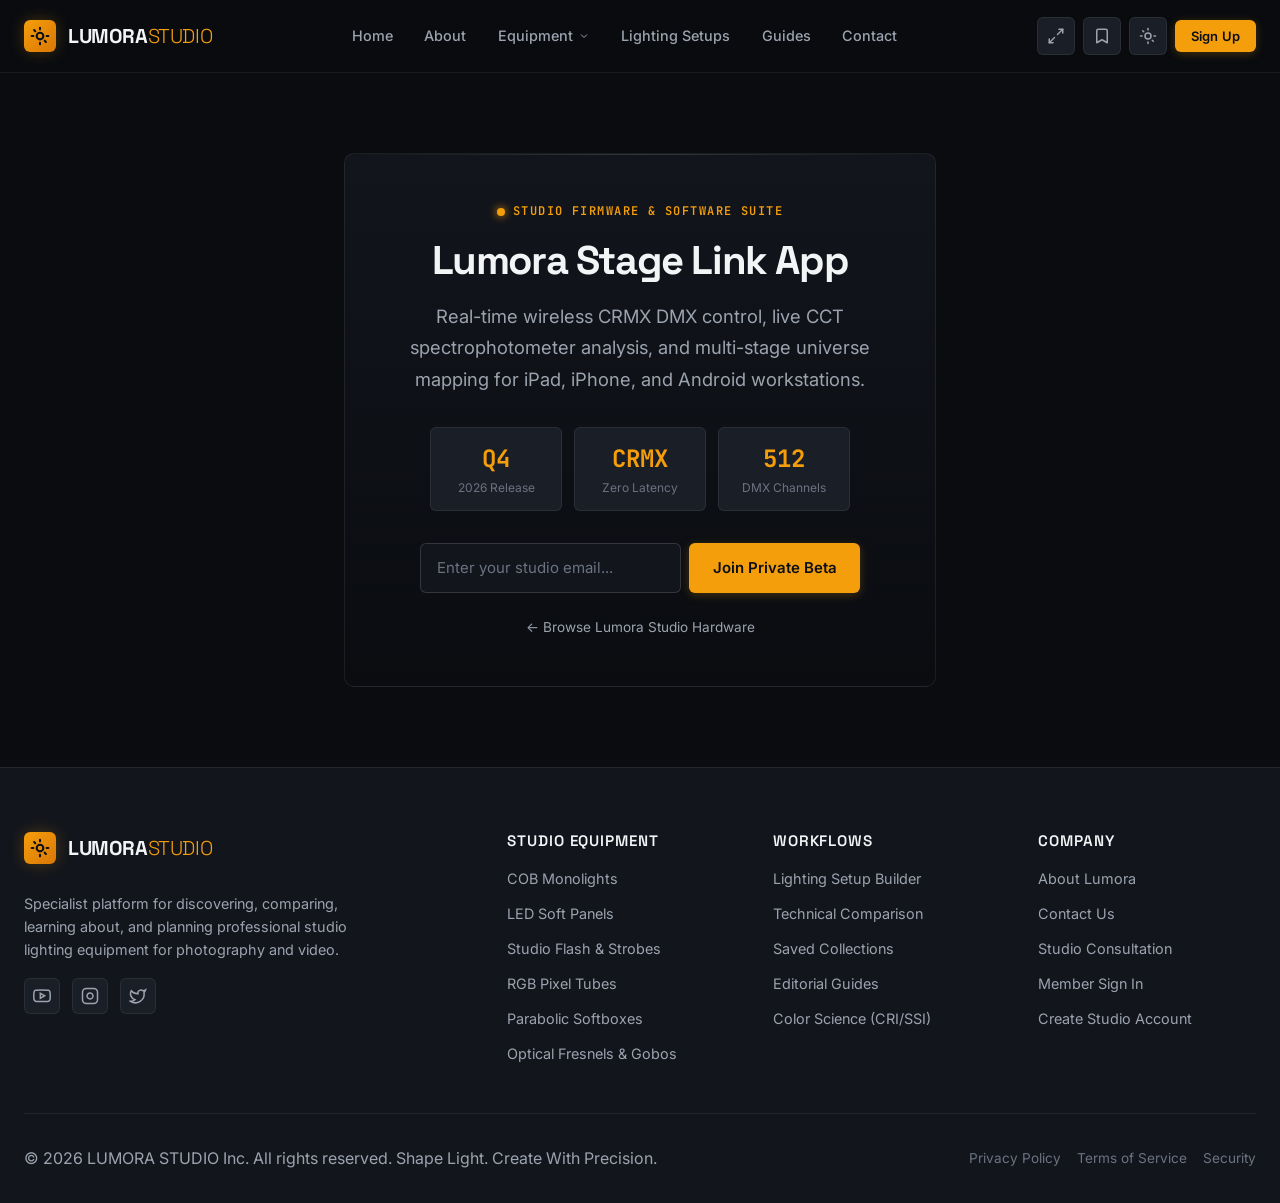
<file: coming-soon.html>
<!DOCTYPE html>
<html lang="en" data-theme="dark">
<head>
  <meta charset="UTF-8">
  <meta name="viewport" content="width=device-width, initial-scale=1.0">
  <title>Coming Soon — Lumora Stage Link & Spectrometer App</title>
  <meta name="description" content="Lumora Stage Link iOS/Android Wireless CRMX & Spectrophotometer control platform is currently in private studio beta.">
  
  <link rel="icon" type="image/svg+xml" href="assets/images/favicon.svg">
  <link rel="stylesheet" href="assets/css/style.css">
  <link rel="stylesheet" href="assets/css/components.css">
  <link rel="stylesheet" href="assets/css/responsive.css">
  <script src="assets/js/theme.js"></script>
</head>
<body style="min-height: 100vh; display: flex; flex-direction: column;">

  <!-- ==========================================================================
       MANDATORY NAVBAR
       ========================================================================== -->
  <header class="site-header" id="site-header">
    <div class="container navbar-container">
      <a href="index.html" class="brand-logo" aria-label="LUMORA STUDIO Home">
        <span class="brand-icon">
          <svg width="20" height="20" viewBox="0 0 24 24" fill="none" stroke="currentColor" stroke-width="2.5" stroke-linecap="round" stroke-linejoin="round">
            <circle cx="12" cy="12" r="4"/>
            <path d="M12 2v2"/>
            <path d="M12 20v2"/>
            <path d="m4.93 4.93 1.41 1.41"/>
            <path d="m17.66 17.66 1.41 1.41"/>
            <path d="M2 12h2"/>
            <path d="M20 12h2"/>
          </svg>
        </span>
        <span>LUMORA<span style="color: var(--accent); font-weight: 300;">STUDIO</span></span>
      </a>

      <nav class="nav-menu" aria-label="Main Navigation">
        <div class="nav-item"><a href="index.html" class="nav-link">Home</a></div>
        <div class="nav-item"><a href="about.html" class="nav-link">About</a></div>
        
        <div class="nav-item">
          <a href="equipment.html" class="nav-link" id="nav-equipment-trigger">
            Equipment
            <svg class="caret" width="12" height="12" viewBox="0 0 24 24" fill="none" stroke="currentColor" stroke-width="2"><path d="m6 9 6 6 6-6"/></svg>
          </a>
          <div class="dropdown-menu" aria-label="Equipment Submenu">
            <div class="megamenu-grid">
              <a href="equipment.html?category=cob" class="dropdown-item">
                <div class="dropdown-item-icon"><svg width="18" height="18" viewBox="0 0 24 24" fill="none" stroke="currentColor" stroke-width="2"><circle cx="12" cy="12" r="5"/><line x1="12" y1="1" x2="12" y2="3"/><line x1="12" y1="21" x2="12" y2="23"/></svg></div>
                <div class="dropdown-item-content"><h4>COB Lights</h4><p>Continuous LED monolights 300W–1200W</p></div>
              </a>
              <a href="equipment.html?category=led" class="dropdown-item">
                <div class="dropdown-item-icon"><svg width="18" height="18" viewBox="0 0 24 24" fill="none" stroke="currentColor" stroke-width="2"><rect x="3" y="3" width="18" height="18" rx="2"/></svg></div>
                <div class="dropdown-item-content"><h4>LED Panels & Mats</h4><p>Flexible mats and 1x1 broadcast panels</p></div>
              </a>
              <a href="equipment.html?category=strobe" class="dropdown-item">
                <div class="dropdown-item-icon"><svg width="18" height="18" viewBox="0 0 24 24" fill="none" stroke="currentColor" stroke-width="2"><polygon points="13 2 3 14 12 14 11 22 21 10 12 10 13 2"/></svg></div>
                <div class="dropdown-item-content"><h4>Strobes & Flash Heads</h4><p>High-speed sync 1/8000s TTL monolights</p></div>
              </a>
              <a href="equipment.html?category=continuous" class="dropdown-item">
                <div class="dropdown-item-icon"><svg width="18" height="18" viewBox="0 0 24 24" fill="none" stroke="currentColor" stroke-width="2"><rect x="2" y="6" width="20" height="12" rx="2"/></svg></div>
                <div class="dropdown-item-content"><h4>Continuous RGB Tubes</h4><p>Pixel-mapped wireless cinema tubes</p></div>
              </a>
              <a href="equipment.html?category=softboxes" class="dropdown-item">
                <div class="dropdown-item-icon"><svg width="18" height="18" viewBox="0 0 24 24" fill="none" stroke="currentColor" stroke-width="2"><circle cx="12" cy="12" r="10"/></svg></div>
                <div class="dropdown-item-content"><h4>Softboxes & Domes</h4><p>Parabolic octas and omni lanterns</p></div>
              </a>
              <a href="equipment.html?category=modifier" class="dropdown-item">
                <div class="dropdown-item-icon"><svg width="18" height="18" viewBox="0 0 24 24" fill="none" stroke="currentColor" stroke-width="2"><circle cx="12" cy="12" r="3"/></svg></div>
                <div class="dropdown-item-content"><h4>Light Modifiers & Fresnels</h4><p>Optical spotlight mounts & glass Fresnels</p></div>
              </a>
            </div>
            <div class="dropdown-footer">
              <span style="font-size: 0.8rem; color: var(--text-muted);">Bowens S-Mount Standard Ecosystem</span>
              <a href="equipment.html" style="font-size: 0.85rem; font-weight: 600; color: var(--accent);">View All Equipment →</a>
            </div>
          </div>
        </div>

        <div class="nav-item"><a href="setup-builder.html" class="nav-link">Lighting Setups</a></div>
        <div class="nav-item"><a href="guides.html" class="nav-link">Guides</a></div>
        <div class="nav-item"><a href="contact.html" class="nav-link">Contact</a></div>
      </nav>

      <!-- Right Navbar Actions -->
      <div class="navbar-actions">
        <!-- Compare Icon Button -->
        <a href="compare.html" class="nav-icon-btn" aria-label="Compare Equipment" title="Compare Equipment">
          <svg width="18" height="18" viewBox="0 0 24 24" fill="none" stroke="currentColor" stroke-width="2" stroke-linecap="round" stroke-linejoin="round">
            <path d="M16 3h5v5"/><path d="M8 21H3v-5"/><path d="M21 3l-7 7"/><path d="M3 21l7-7"/>
          </svg>
          <span class="nav-badge-count compare-count-badge" style="display: none;">0</span>
        </a>

        <!-- Saved Icon Button -->
        <a href="saved.html" class="nav-icon-btn" aria-label="Saved Equipment & Blueprints" title="Saved Collection">
          <svg width="18" height="18" viewBox="0 0 24 24" fill="none" stroke="currentColor" stroke-width="2" stroke-linecap="round" stroke-linejoin="round">
            <path d="m19 21-7-4-7 4V5a2 2 0 0 1 2-2h10a2 2 0 0 1 2 2v16z"/>
          </svg>
          <span class="nav-badge-count saved-count-badge" style="display: none;">0</span>
        </a>

        <!-- Theme Switcher -->
        <button type="button" class="theme-toggle-btn" aria-label="Toggle light/dark theme" title="Toggle Theme">
          <svg width="18" height="18" viewBox="0 0 24 24" fill="none" stroke="currentColor" stroke-width="2" stroke-linecap="round" stroke-linejoin="round">
            <circle cx="12" cy="12" r="4"/><path d="M12 2v2"/><path d="M12 20v2"/><path d="m4.93 4.93 1.41 1.41"/><path d="m17.66 17.66 1.41 1.41"/><path d="M2 12h2"/><path d="M20 12h2"/>
          </svg>
        </button>

        <!-- Sign Up Button -->
        <a href="signup.html" class="btn btn-primary btn-sm nav-signup-btn">Sign Up</a>

        <!-- Mobile Hamburger Toggle -->
        <button type="button" class="mobile-nav-toggle" aria-label="Open mobile navigation menu">
          <svg width="22" height="22" viewBox="0 0 24 24" fill="none" stroke="currentColor" stroke-width="2">
            <line x1="3" y1="12" x2="21" y2="12"/><line x1="3" y1="6" x2="21" y2="6"/><line x1="3" y1="18" x2="21" y2="18"/>
          </svg>
        </button>
      </div>
    </div>
  </header>

  <!-- Mobile Drawer -->
  <div class="mobile-drawer-overlay" id="mobile-drawer-overlay"></div>
  <aside class="mobile-drawer" id="mobile-nav-drawer" aria-label="Mobile Navigation">
    <div class="mobile-drawer-header">
      <div class="brand-logo">
        <span class="brand-icon">
          <svg width="20" height="20" viewBox="0 0 24 24" fill="none" stroke="currentColor" stroke-width="2.5" stroke-linecap="round" stroke-linejoin="round">
            <circle cx="12" cy="12" r="4"/><path d="M12 2v2"/><path d="M12 20v2"/><path d="m4.93 4.93 1.41 1.41"/><path d="m17.66 17.66 1.41 1.41"/><path d="M2 12h2"/><path d="M20 12h2"/>
          </svg>
        </span>
        <span>LUMORA<span style="color: var(--accent); font-weight: 300;">STUDIO</span></span>
      </div>
      <button type="button" class="btn-icon" id="mobile-drawer-close" aria-label="Close menu">✕</button>
    </div>

    <!-- Same Menus as Navbar -->
    <div class="mobile-drawer-links">
      <a href="index.html" class="mobile-nav-link">Home</a>
      <a href="about.html" class="mobile-nav-link">About</a>
      
      <!-- Mobile Accordion for Equipment -->
      <div>
        <a href="equipment.html" class="mobile-nav-link" id="mobile-equipment-accordion-btn">
          <span>Equipment</span>
          <svg class="caret" width="14" height="14" viewBox="0 0 24 24" fill="none" stroke="currentColor" stroke-width="2"><path d="m6 9 6 6 6-6"/></svg>
        </a>
        <div class="mobile-accordion-content" id="mobile-equipment-accordion">
          <a href="equipment.html?category=cob" class="mobile-accordion-link">LED & COB Lights</a>
          <a href="equipment.html?category=led" class="mobile-accordion-link">LED Panels & Mats</a>
          <a href="equipment.html?category=strobe" class="mobile-accordion-link">Strobes & Monolights</a>
          <a href="equipment.html?category=continuous" class="mobile-accordion-link">RGB Continuous Tubes</a>
          <a href="equipment.html?category=softboxes" class="mobile-accordion-link">Softboxes & Domes</a>
          <a href="equipment.html?category=modifier" class="mobile-accordion-link">Optical Modifiers</a>
          <a href="equipment.html" class="mobile-accordion-link" style="color: var(--accent); font-weight: 600;">View All Equipment →</a>
        </div>
      </div>

      <a href="setup-builder.html" class="mobile-nav-link">Lighting Setups</a>
      <a href="guides.html" class="mobile-nav-link">Guides</a>
      <a href="contact.html" class="mobile-nav-link">Contact</a>
    </div>

    <!-- Same Buttons Moved into Mobile Drawer -->
    <div class="mobile-drawer-footer">
      <div class="mobile-drawer-icon-row">
        <a href="compare.html" class="nav-icon-btn" aria-label="Compare Equipment" title="Compare Equipment">
          <svg width="18" height="18" viewBox="0 0 24 24" fill="none" stroke="currentColor" stroke-width="2" stroke-linecap="round" stroke-linejoin="round">
            <path d="M16 3h5v5"/><path d="M8 21H3v-5"/><path d="M21 3l-7 7"/><path d="M3 21l7-7"/>
          </svg>
          <span class="nav-badge-count compare-count-badge" style="display: none;">0</span>
        </a>
        <a href="saved.html" class="nav-icon-btn" aria-label="Saved Equipment & Blueprints" title="Saved Collection">
          <svg width="18" height="18" viewBox="0 0 24 24" fill="none" stroke="currentColor" stroke-width="2" stroke-linecap="round" stroke-linejoin="round">
            <path d="m19 21-7-4-7 4V5a2 2 0 0 1 2-2h10a2 2 0 0 1 2 2v16z"/>
          </svg>
          <span class="nav-badge-count saved-count-badge" style="display: none;">0</span>
        </a>
        <button type="button" class="theme-toggle-btn" aria-label="Toggle light/dark theme" title="Toggle Theme">
          <svg width="18" height="18" viewBox="0 0 24 24" fill="none" stroke="currentColor" stroke-width="2" stroke-linecap="round" stroke-linejoin="round">
            <circle cx="12" cy="12" r="4"/><path d="M12 2v2"/><path d="M12 20v2"/><path d="m4.93 4.93 1.41 1.41"/><path d="m17.66 17.66 1.41 1.41"/><path d="M2 12h2"/><path d="M20 12h2"/>
          </svg>
        </button>
      </div>
      <a href="signup.html" class="btn btn-primary" style="width: 100%; text-align: center; justify-content: center;">Sign Up</a>
    </div>
  </aside>

  <main class="section" style="flex-grow: 1; display: flex; align-items: center; justify-content: center; text-align: center;">
    <div class="container container-narrow" style="max-width: 640px;">
      <div class="card card-tech" style="padding: var(--space-12) var(--space-8); display: flex; flex-direction: column; align-items: center; gap: var(--space-4);">
        <span class="eyebrow">Studio Firmware & Software Suite</span>
        <h1 style="font-size: clamp(1.75rem, 3.5vw, 2.5rem);">Lumora Stage Link App</h1>
        <p class="lead">
          Real-time wireless CRMX DMX control, live CCT spectrophotometer analysis, and multi-stage universe mapping for iPad, iPhone, and Android workstations.
        </p>

        <div style="display: grid; grid-template-columns: repeat(3, 1fr); gap: var(--space-3); width: 100%; max-width: 420px; margin-block: var(--space-4);">
          <div style="background: var(--bg-tertiary); padding: 12px; border-radius: var(--radius-sm); border: 1px solid var(--border-subtle);">
            <div style="font-family: var(--font-mono); font-size: 1.5rem; font-weight: 700; color: var(--accent);">Q4</div>
            <div style="font-size: 0.75rem; color: var(--text-muted);">2026 Release</div>
          </div>
          <div style="background: var(--bg-tertiary); padding: 12px; border-radius: var(--radius-sm); border: 1px solid var(--border-subtle);">
            <div style="font-family: var(--font-mono); font-size: 1.5rem; font-weight: 700; color: var(--accent);">CRMX</div>
            <div style="font-size: 0.75rem; color: var(--text-muted);">Zero Latency</div>
          </div>
          <div style="background: var(--bg-tertiary); padding: 12px; border-radius: var(--radius-sm); border: 1px solid var(--border-subtle);">
            <div style="font-family: var(--font-mono); font-size: 1.5rem; font-weight: 700; color: var(--accent);">512</div>
            <div style="font-size: 0.75rem; color: var(--text-muted);">DMX Channels</div>
          </div>
        </div>

        <form style="display: flex; gap: var(--space-2); width: 100%; max-width: 440px;" onsubmit="event.preventDefault(); window.LumoraBookmarks?.showToast('You are on the priority beta invite list!', 'success'); this.reset();">
          <input type="email" class="form-input" placeholder="Enter your studio email..." required>
          <button type="submit" class="btn btn-primary" style="white-space: nowrap;">Join Private Beta</button>
        </form>

        <a href="equipment.html" style="font-size: 0.85rem; color: var(--text-secondary); margin-top: var(--space-2);">
          ← Browse Lumora Studio Hardware
        </a>
      </div>
    </div>
  </main>

  <!-- ==========================================================================
       SITE FOOTER
       ========================================================================== -->
  <footer class="site-footer">
    <div class="container">
      <div class="footer-top">
        
        <!-- Brand Info -->
        <div class="footer-brand">
          <a href="index.html" class="brand-logo" aria-label="LUMORA STUDIO Home">
            <span class="brand-icon">
              <svg width="20" height="20" viewBox="0 0 24 24" fill="none" stroke="currentColor" stroke-width="2.5" stroke-linecap="round" stroke-linejoin="round">
                <circle cx="12" cy="12" r="4"/>
                <path d="M12 2v2"/>
                <path d="M12 20v2"/>
                <path d="m4.93 4.93 1.41 1.41"/>
                <path d="m17.66 17.66 1.41 1.41"/>
                <path d="M2 12h2"/>
                <path d="M20 12h2"/>
              </svg>
            </span>
            <span>LUMORA<span style="color: var(--accent); font-weight: 300;">STUDIO</span></span>
          </a>
          <p style="font-size: 0.9rem; color: var(--text-secondary); line-height: 1.6; margin-top: var(--space-3);">
            Specialist platform for discovering, comparing, learning about, and planning professional studio lighting equipment for photography and video.
          </p>
          <div class="footer-socials">
            <a href="coming-soon.html" aria-label="YouTube"><svg width="18" height="18" viewBox="0 0 24 24" fill="none" stroke="currentColor" stroke-width="2"><path d="M22.54 6.42a2.78 2.78 0 0 0-1.94-2C18.88 4 12 4 12 4s-6.88 0-8.6.46a2.78 2.78 0 0 0-1.94 2A29 29 0 0 0 1 11.75a29 29 0 0 0 .46 5.33A2.78 2.78 0 0 0 3.4 19c1.72.46 8.6.46 8.6.46s6.88 0 8.6-.46a2.78 2.78 0 0 0 1.94-2 29 29 0 0 0 .46-5.25 29 29 0 0 0-.46-5.33z"/><polygon points="9.75 15.02 15.5 11.75 9.75 8.48 9.75 15.02"/></svg></a>
            <a href="coming-soon.html" aria-label="Instagram"><svg width="18" height="18" viewBox="0 0 24 24" fill="none" stroke="currentColor" stroke-width="2"><rect x="2" y="2" width="20" height="20" rx="5" ry="5"/><path d="M16 11.37A4 4 0 1 1 12.63 8 4 4 0 0 1 16 11.37z"/><line x1="17.5" y1="6.5" x2="17.51" y2="6.5"/></svg></a>
            <a href="coming-soon.html" aria-label="Twitter"><svg width="18" height="18" viewBox="0 0 24 24" fill="none" stroke="currentColor" stroke-width="2"><path d="M22 4s-.7 2.1-2 3.4c1.6 10-9.4 17.3-18 11.6 2.2.1 4.4-.6 6-2C3 15.5.5 9.6 3 5c2.2 2.6 5.6 4.1 9 4-.9-4.2 4-6.6 7-3.8 1.1 0 3-1.2 3-1.2z"/></svg></a>
          </div>
        </div>

        <!-- Equipment Column -->
        <div>
          <h4 class="footer-col-title">Studio Equipment</h4>
          <div class="footer-links">
            <a href="equipment.html?category=cob">COB Monolights</a>
            <a href="equipment.html?category=led">LED Soft Panels</a>
            <a href="equipment.html?category=strobe">Studio Flash & Strobes</a>
            <a href="equipment.html?category=continuous">RGB Pixel Tubes</a>
            <a href="equipment.html?category=softboxes">Parabolic Softboxes</a>
            <a href="equipment.html?category=modifier">Optical Fresnels & Gobos</a>
          </div>
        </div>

        <!-- Workflow Column -->
        <div>
          <h4 class="footer-col-title">Workflows</h4>
          <div class="footer-links">
            <a href="setup-builder.html">Lighting Setup Builder</a>
            <a href="compare.html">Technical Comparison</a>
            <a href="saved.html">Saved Collections</a>
            <a href="guides.html">Editorial Guides</a>
            <a href="guides.html">Color Science (CRI/SSI)</a>
          </div>
        </div>

        <!-- Lumora Studio Column -->
        <div>
          <h4 class="footer-col-title">Company</h4>
          <div class="footer-links">
            <a href="about.html">About Lumora</a>
            <a href="contact.html">Contact Us</a>
            <a href="contact.html">Studio Consultation</a>
            <a href="login.html">Member Sign In</a>
            <a href="signup.html">Create Studio Account</a>
          </div>
        </div>

      </div>

      <div class="footer-bottom">
        <p>© 2026 LUMORA STUDIO Inc. All rights reserved. Shape Light. Create With Precision.</p>
        <div style="display: flex; gap: var(--space-4);">
          <a href="about.html" style="color: var(--text-muted);">Privacy Policy</a>
          <a href="about.html" style="color: var(--text-muted);">Terms of Service</a>
          <a href="contact.html" style="color: var(--text-muted);">Security</a>
        </div>
      </div>
    </div>
  </footer>

  <script src="assets/js/bookmarks.js"></script>
  <script src="assets/js/compare.js"></script>
  <script src="assets/js/main.js"></script>

  <!-- Back to Top Floating Button -->
  <button type="button" class="back-to-top-btn" id="back-to-top-btn" aria-label="Back to top" title="Back to top">
    <svg width="20" height="20" viewBox="0 0 24 24" fill="none" stroke="currentColor" stroke-width="2.5" stroke-linecap="round" stroke-linejoin="round">
      <path d="M18 15l-6-6-6 6"/>
    </svg>
  </button>
</body>
</html>
</file>
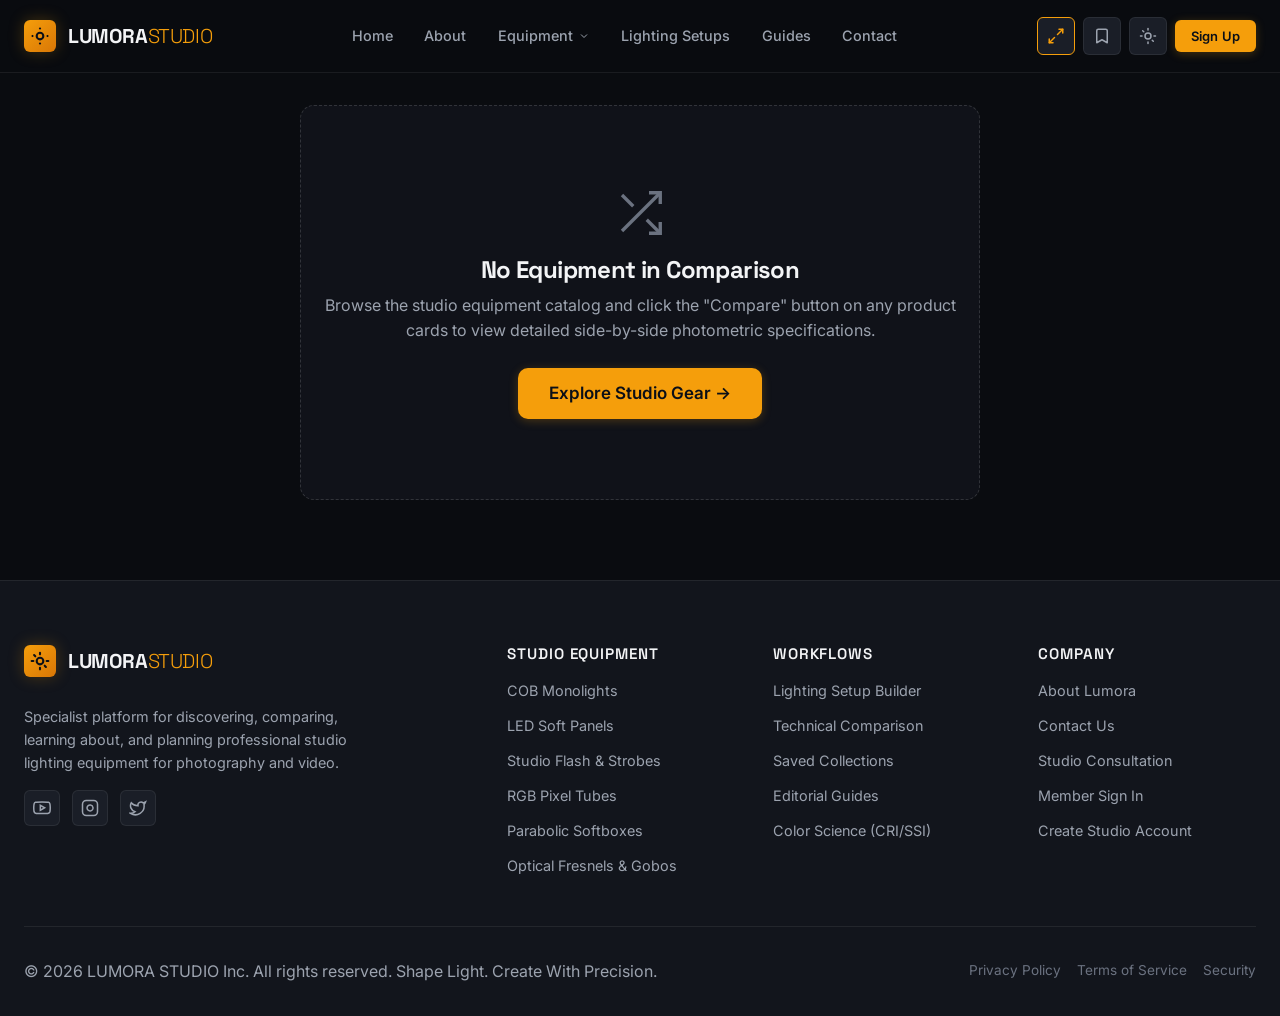
<file: compare.html>
<!DOCTYPE html>
<html lang="en" data-theme="dark">
<head>
  <meta charset="UTF-8">
  <meta name="viewport" content="width=device-width, initial-scale=1.0">
  <title>Side-by-Side Equipment Technical Comparison — LUMORA STUDIO</title>
  <meta name="description" content="Compare studio lighting specifications side-by-side: Lux output, CRI/TLCI metrics, dimming curves, and mount compatibility.">
  
  <link rel="icon" type="image/svg+xml" href="assets/images/favicon.svg">
  <link rel="stylesheet" href="assets/css/style.css">
  <link rel="stylesheet" href="assets/css/components.css">
  <link rel="stylesheet" href="assets/css/responsive.css">
  <script src="assets/js/theme.js"></script>
</head>
<body>

  <!-- ==========================================================================
       MANDATORY NAVBAR
       ========================================================================== -->
  <header class="site-header" id="site-header">
    <div class="container navbar-container">
      <a href="index.html" class="brand-logo" aria-label="LUMORA STUDIO Home">
        <span class="brand-icon">
          <svg width="20" height="20" viewBox="0 0 24 24" fill="none" stroke="currentColor" stroke-width="2.5"><circle cx="12" cy="12" r="4"/><path d="M12 2v2"/><path d="M12 20v2"/><path d="M2 12h2"/><path d="M20 12h2"/></svg>
        </span>
        <span>LUMORA<span style="color: var(--accent); font-weight: 300;">STUDIO</span></span>
      </a>

      <nav class="nav-menu" aria-label="Main Navigation">
        <div class="nav-item"><a href="index.html" class="nav-link">Home</a></div>
        <div class="nav-item"><a href="about.html" class="nav-link">About</a></div>
        
        <div class="nav-item">
          <a href="equipment.html" class="nav-link" id="nav-equipment-trigger">
            Equipment
            <svg class="caret" width="12" height="12" viewBox="0 0 24 24" fill="none" stroke="currentColor" stroke-width="2"><path d="m6 9 6 6 6-6"/></svg>
          </a>
          <div class="dropdown-menu" aria-label="Equipment Submenu">
            <div class="megamenu-grid">
              <a href="equipment.html?category=cob" class="dropdown-item">
                <div class="dropdown-item-icon"><svg width="18" height="18" viewBox="0 0 24 24" fill="none" stroke="currentColor" stroke-width="2"><circle cx="12" cy="12" r="5"/><line x1="12" y1="1" x2="12" y2="3"/><line x1="12" y1="21" x2="12" y2="23"/></svg></div>
                <div class="dropdown-item-content"><h4>COB Lights</h4><p>Continuous LED monolights 300W–1200W</p></div>
              </a>
              <a href="equipment.html?category=led" class="dropdown-item">
                <div class="dropdown-item-icon"><svg width="18" height="18" viewBox="0 0 24 24" fill="none" stroke="currentColor" stroke-width="2"><rect x="3" y="3" width="18" height="18" rx="2"/></svg></div>
                <div class="dropdown-item-content"><h4>LED Panels & Mats</h4><p>Flexible mats and 1x1 broadcast panels</p></div>
              </a>
              <a href="equipment.html?category=strobe" class="dropdown-item">
                <div class="dropdown-item-icon"><svg width="18" height="18" viewBox="0 0 24 24" fill="none" stroke="currentColor" stroke-width="2"><polygon points="13 2 3 14 12 14 11 22 21 10 12 10 13 2"/></svg></div>
                <div class="dropdown-item-content"><h4>Strobes & Flash Heads</h4><p>High-speed sync 1/8000s TTL monolights</p></div>
              </a>
              <a href="equipment.html?category=continuous" class="dropdown-item">
                <div class="dropdown-item-icon"><svg width="18" height="18" viewBox="0 0 24 24" fill="none" stroke="currentColor" stroke-width="2"><rect x="2" y="6" width="20" height="12" rx="2"/></svg></div>
                <div class="dropdown-item-content"><h4>Continuous RGB Tubes</h4><p>Pixel-mapped wireless cinema tubes</p></div>
              </a>
              <a href="equipment.html?category=softboxes" class="dropdown-item">
                <div class="dropdown-item-icon"><svg width="18" height="18" viewBox="0 0 24 24" fill="none" stroke="currentColor" stroke-width="2"><circle cx="12" cy="12" r="10"/></svg></div>
                <div class="dropdown-item-content"><h4>Softboxes & Domes</h4><p>Parabolic octas and omni lanterns</p></div>
              </a>
              <a href="equipment.html?category=modifier" class="dropdown-item">
                <div class="dropdown-item-icon"><svg width="18" height="18" viewBox="0 0 24 24" fill="none" stroke="currentColor" stroke-width="2"><circle cx="12" cy="12" r="3"/></svg></div>
                <div class="dropdown-item-content"><h4>Light Modifiers & Fresnels</h4><p>Optical spotlight mounts & glass Fresnels</p></div>
              </a>
            </div>
            <div class="dropdown-footer">
              <span style="font-size: 0.8rem; color: var(--text-muted);">Bowens S-Mount Standard Ecosystem</span>
              <a href="equipment.html" style="font-size: 0.85rem; font-weight: 600; color: var(--accent);">View All Equipment →</a>
            </div>
          </div>
        </div>

        <div class="nav-item"><a href="setup-builder.html" class="nav-link">Lighting Setups</a></div>
        <div class="nav-item"><a href="guides.html" class="nav-link">Guides</a></div>
        <div class="nav-item"><a href="contact.html" class="nav-link">Contact</a></div>
      </nav>

      <!-- Right Navbar Actions -->
      <div class="navbar-actions">
        <!-- Compare Icon Button -->
        <a href="compare.html" class="nav-icon-btn active" aria-label="Compare Equipment" title="Compare Equipment" style="color: var(--accent); border-color: var(--accent);">
          <svg width="18" height="18" viewBox="0 0 24 24" fill="none" stroke="currentColor" stroke-width="2" stroke-linecap="round" stroke-linejoin="round">
            <path d="M16 3h5v5"/><path d="M8 21H3v-5"/><path d="M21 3l-7 7"/><path d="M3 21l7-7"/>
          </svg>
          <span class="nav-badge-count compare-count-badge" style="display: none;">0</span>
        </a>

        <!-- Saved Icon Button -->
        <a href="saved.html" class="nav-icon-btn" aria-label="Saved Equipment & Blueprints" title="Saved Collection">
          <svg width="18" height="18" viewBox="0 0 24 24" fill="none" stroke="currentColor" stroke-width="2" stroke-linecap="round" stroke-linejoin="round">
            <path d="m19 21-7-4-7 4V5a2 2 0 0 1 2-2h10a2 2 0 0 1 2 2v16z"/>
          </svg>
          <span class="nav-badge-count saved-count-badge" style="display: none;">0</span>
        </a>

        <!-- Theme Switcher -->
        <button type="button" class="theme-toggle-btn" aria-label="Toggle light/dark theme" title="Toggle Theme">
          <svg width="18" height="18" viewBox="0 0 24 24" fill="none" stroke="currentColor" stroke-width="2" stroke-linecap="round" stroke-linejoin="round">
            <circle cx="12" cy="12" r="4"/><path d="M12 2v2"/><path d="M12 20v2"/><path d="m4.93 4.93 1.41 1.41"/><path d="m17.66 17.66 1.41 1.41"/><path d="M2 12h2"/><path d="M20 12h2"/>
          </svg>
        </button>

        <!-- Sign Up Button -->
        <a href="signup.html" class="btn btn-primary btn-sm nav-signup-btn">Sign Up</a>

        <!-- Mobile Hamburger Toggle -->
        <button type="button" class="mobile-nav-toggle" aria-label="Open mobile navigation menu">
          <svg width="22" height="22" viewBox="0 0 24 24" fill="none" stroke="currentColor" stroke-width="2">
            <line x1="3" y1="12" x2="21" y2="12"/><line x1="3" y1="6" x2="21" y2="6"/><line x1="3" y1="18" x2="21" y2="18"/>
          </svg>
        </button>
      </div>
    </div>
  </header>

  <!-- Mobile Drawer -->
  <div class="mobile-drawer-overlay" id="mobile-drawer-overlay"></div>
  <aside class="mobile-drawer" id="mobile-nav-drawer" aria-label="Mobile Navigation">
    <div class="mobile-drawer-header">
      <div class="brand-logo">
        <span class="brand-icon">
          <svg width="20" height="20" viewBox="0 0 24 24" fill="none" stroke="currentColor" stroke-width="2.5" stroke-linecap="round" stroke-linejoin="round">
            <circle cx="12" cy="12" r="4"/><path d="M12 2v2"/><path d="M12 20v2"/><path d="m4.93 4.93 1.41 1.41"/><path d="m17.66 17.66 1.41 1.41"/><path d="M2 12h2"/><path d="M20 12h2"/>
          </svg>
        </span>
        <span>LUMORA<span style="color: var(--accent); font-weight: 300;">STUDIO</span></span>
      </div>
      <button type="button" class="btn-icon" id="mobile-drawer-close" aria-label="Close menu">✕</button>
    </div>

    <!-- Same Menus as Navbar -->
    <div class="mobile-drawer-links">
      <a href="index.html" class="mobile-nav-link">Home</a>
      <a href="about.html" class="mobile-nav-link">About</a>
      
      <!-- Mobile Accordion for Equipment -->
      <div>
        <a href="equipment.html" class="mobile-nav-link" id="mobile-equipment-accordion-btn">
          <span>Equipment</span>
          <svg class="caret" width="14" height="14" viewBox="0 0 24 24" fill="none" stroke="currentColor" stroke-width="2"><path d="m6 9 6 6 6-6"/></svg>
        </a>
        <div class="mobile-accordion-content" id="mobile-equipment-accordion">
          <a href="equipment.html?category=cob" class="mobile-accordion-link">LED & COB Lights</a>
          <a href="equipment.html?category=led" class="mobile-accordion-link">LED Panels & Mats</a>
          <a href="equipment.html?category=strobe" class="mobile-accordion-link">Strobes & Monolights</a>
          <a href="equipment.html?category=continuous" class="mobile-accordion-link">RGB Continuous Tubes</a>
          <a href="equipment.html?category=softboxes" class="mobile-accordion-link">Softboxes & Domes</a>
          <a href="equipment.html?category=modifier" class="mobile-accordion-link">Optical Modifiers</a>
          <a href="equipment.html" class="mobile-accordion-link" style="color: var(--accent); font-weight: 600;">View All Equipment →</a>
        </div>
      </div>

      <a href="setup-builder.html" class="mobile-nav-link">Lighting Setups</a>
      <a href="guides.html" class="mobile-nav-link">Guides</a>
      <a href="contact.html" class="mobile-nav-link">Contact</a>
    </div>

    <!-- Same Buttons Moved into Mobile Drawer -->
    <div class="mobile-drawer-footer">
      <div class="mobile-drawer-icon-row">
        <a href="compare.html" class="nav-icon-btn" aria-label="Compare Equipment" title="Compare Equipment">
          <svg width="18" height="18" viewBox="0 0 24 24" fill="none" stroke="currentColor" stroke-width="2" stroke-linecap="round" stroke-linejoin="round">
            <path d="M16 3h5v5"/><path d="M8 21H3v-5"/><path d="M21 3l-7 7"/><path d="M3 21l7-7"/>
          </svg>
          <span class="nav-badge-count compare-count-badge" style="display: none;">0</span>
        </a>
        <a href="saved.html" class="nav-icon-btn" aria-label="Saved Equipment & Blueprints" title="Saved Collection">
          <svg width="18" height="18" viewBox="0 0 24 24" fill="none" stroke="currentColor" stroke-width="2" stroke-linecap="round" stroke-linejoin="round">
            <path d="m19 21-7-4-7 4V5a2 2 0 0 1 2-2h10a2 2 0 0 1 2 2v16z"/>
          </svg>
          <span class="nav-badge-count saved-count-badge" style="display: none;">0</span>
        </a>
        <button type="button" class="theme-toggle-btn" aria-label="Toggle light/dark theme" title="Toggle Theme">
          <svg width="18" height="18" viewBox="0 0 24 24" fill="none" stroke="currentColor" stroke-width="2" stroke-linecap="round" stroke-linejoin="round">
            <circle cx="12" cy="12" r="4"/><path d="M12 2v2"/><path d="M12 20v2"/><path d="m4.93 4.93 1.41 1.41"/><path d="m17.66 17.66 1.41 1.41"/><path d="M2 12h2"/><path d="M20 12h2"/>
          </svg>
        </button>
      </div>
      <a href="signup.html" class="btn btn-primary" style="width: 100%; text-align: center; justify-content: center;">Sign Up</a>
    </div>
  </aside>

  <!-- ==========================================================================
       COMPARE PAGE MAIN CONTENT
       ========================================================================== -->
  <main class="section" style="padding-top: var(--space-8);">
    <div class="container" id="compare-page-root">
      <!-- Dynamic Comparison Matrix rendered by assets/js/main.js -->
    </div>
  </main>

  <!-- ==========================================================================
       SITE FOOTER
       ========================================================================== -->
  <footer class="site-footer">
    <div class="container">
      <div class="footer-top">
        
        <!-- Brand Info -->
        <div class="footer-brand">
          <a href="index.html" class="brand-logo" aria-label="LUMORA STUDIO Home">
            <span class="brand-icon">
              <svg width="20" height="20" viewBox="0 0 24 24" fill="none" stroke="currentColor" stroke-width="2.5" stroke-linecap="round" stroke-linejoin="round">
                <circle cx="12" cy="12" r="4"/>
                <path d="M12 2v2"/>
                <path d="M12 20v2"/>
                <path d="m4.93 4.93 1.41 1.41"/>
                <path d="m17.66 17.66 1.41 1.41"/>
                <path d="M2 12h2"/>
                <path d="M20 12h2"/>
              </svg>
            </span>
            <span>LUMORA<span style="color: var(--accent); font-weight: 300;">STUDIO</span></span>
          </a>
          <p style="font-size: 0.9rem; color: var(--text-secondary); line-height: 1.6; margin-top: var(--space-3);">
            Specialist platform for discovering, comparing, learning about, and planning professional studio lighting equipment for photography and video.
          </p>
          <div class="footer-socials">
            <a href="coming-soon.html" aria-label="YouTube"><svg width="18" height="18" viewBox="0 0 24 24" fill="none" stroke="currentColor" stroke-width="2"><path d="M22.54 6.42a2.78 2.78 0 0 0-1.94-2C18.88 4 12 4 12 4s-6.88 0-8.6.46a2.78 2.78 0 0 0-1.94 2A29 29 0 0 0 1 11.75a29 29 0 0 0 .46 5.33A2.78 2.78 0 0 0 3.4 19c1.72.46 8.6.46 8.6.46s6.88 0 8.6-.46a2.78 2.78 0 0 0 1.94-2 29 29 0 0 0 .46-5.25 29 29 0 0 0-.46-5.33z"/><polygon points="9.75 15.02 15.5 11.75 9.75 8.48 9.75 15.02"/></svg></a>
            <a href="coming-soon.html" aria-label="Instagram"><svg width="18" height="18" viewBox="0 0 24 24" fill="none" stroke="currentColor" stroke-width="2"><rect x="2" y="2" width="20" height="20" rx="5" ry="5"/><path d="M16 11.37A4 4 0 1 1 12.63 8 4 4 0 0 1 16 11.37z"/><line x1="17.5" y1="6.5" x2="17.51" y2="6.5"/></svg></a>
            <a href="coming-soon.html" aria-label="Twitter"><svg width="18" height="18" viewBox="0 0 24 24" fill="none" stroke="currentColor" stroke-width="2"><path d="M22 4s-.7 2.1-2 3.4c1.6 10-9.4 17.3-18 11.6 2.2.1 4.4-.6 6-2C3 15.5.5 9.6 3 5c2.2 2.6 5.6 4.1 9 4-.9-4.2 4-6.6 7-3.8 1.1 0 3-1.2 3-1.2z"/></svg></a>
          </div>
        </div>

        <!-- Equipment Column -->
        <div>
          <h4 class="footer-col-title">Studio Equipment</h4>
          <div class="footer-links">
            <a href="equipment.html?category=cob">COB Monolights</a>
            <a href="equipment.html?category=led">LED Soft Panels</a>
            <a href="equipment.html?category=strobe">Studio Flash & Strobes</a>
            <a href="equipment.html?category=continuous">RGB Pixel Tubes</a>
            <a href="equipment.html?category=softboxes">Parabolic Softboxes</a>
            <a href="equipment.html?category=modifier">Optical Fresnels & Gobos</a>
          </div>
        </div>

        <!-- Workflow Column -->
        <div>
          <h4 class="footer-col-title">Workflows</h4>
          <div class="footer-links">
            <a href="setup-builder.html">Lighting Setup Builder</a>
            <a href="compare.html">Technical Comparison</a>
            <a href="saved.html">Saved Collections</a>
            <a href="guides.html">Editorial Guides</a>
            <a href="guides.html">Color Science (CRI/SSI)</a>
          </div>
        </div>

        <!-- Lumora Studio Column -->
        <div>
          <h4 class="footer-col-title">Company</h4>
          <div class="footer-links">
            <a href="about.html">About Lumora</a>
            <a href="contact.html">Contact Us</a>
            <a href="contact.html">Studio Consultation</a>
            <a href="login.html">Member Sign In</a>
            <a href="signup.html">Create Studio Account</a>
          </div>
        </div>

      </div>

      <div class="footer-bottom">
        <p>© 2026 LUMORA STUDIO Inc. All rights reserved. Shape Light. Create With Precision.</p>
        <div style="display: flex; gap: var(--space-4);">
          <a href="about.html" style="color: var(--text-muted);">Privacy Policy</a>
          <a href="about.html" style="color: var(--text-muted);">Terms of Service</a>
          <a href="contact.html" style="color: var(--text-muted);">Security</a>
        </div>
      </div>
    </div>
  </footer>

  <script src="assets/js/data.js"></script>
  <script src="assets/js/bookmarks.js"></script>
  <script src="assets/js/compare.js"></script>
  <script src="assets/js/search.js"></script>
  <script src="assets/js/auth.js"></script>
  <script src="assets/js/main.js"></script>

  <!-- Back to Top Floating Button -->
  <button type="button" class="back-to-top-btn" id="back-to-top-btn" aria-label="Back to top" title="Back to top">
    <svg width="20" height="20" viewBox="0 0 24 24" fill="none" stroke="currentColor" stroke-width="2.5" stroke-linecap="round" stroke-linejoin="round">
      <path d="M18 15l-6-6-6 6"/>
    </svg>
  </button>
</body>
</html>
</file>
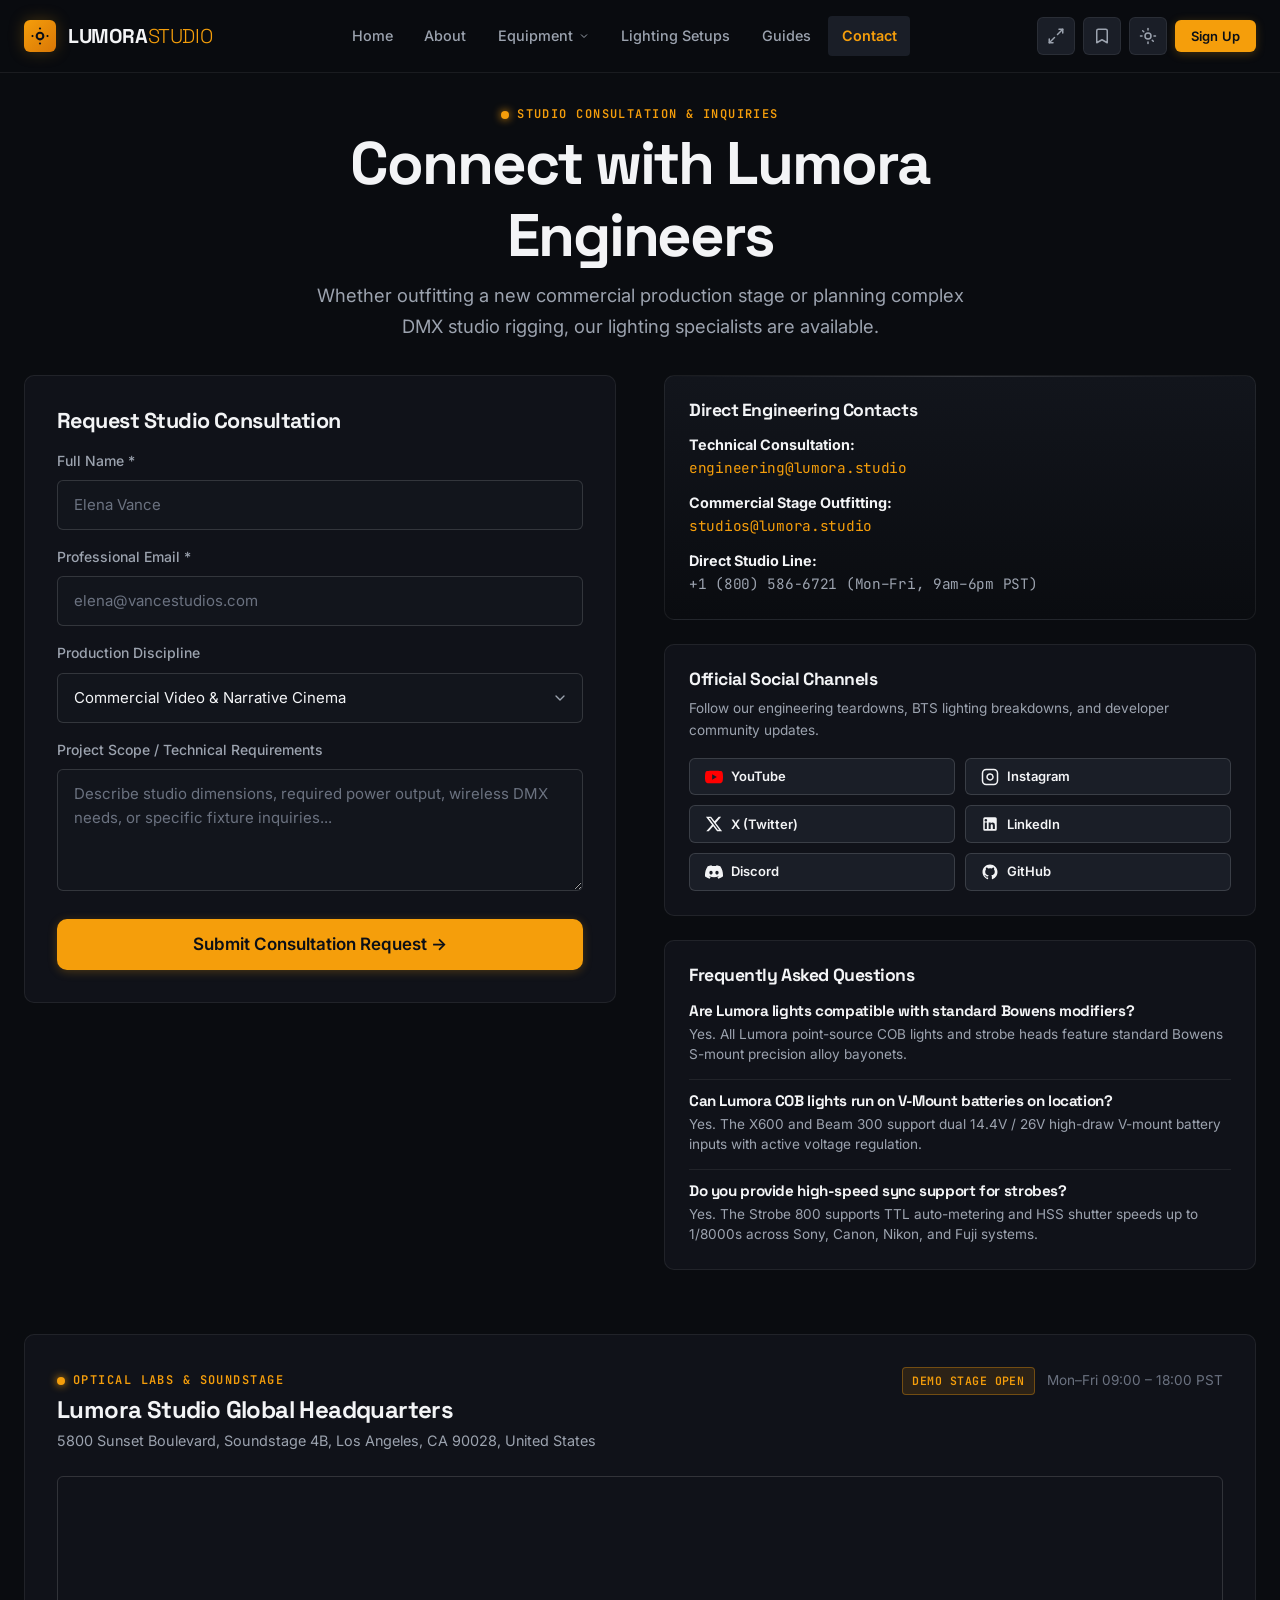
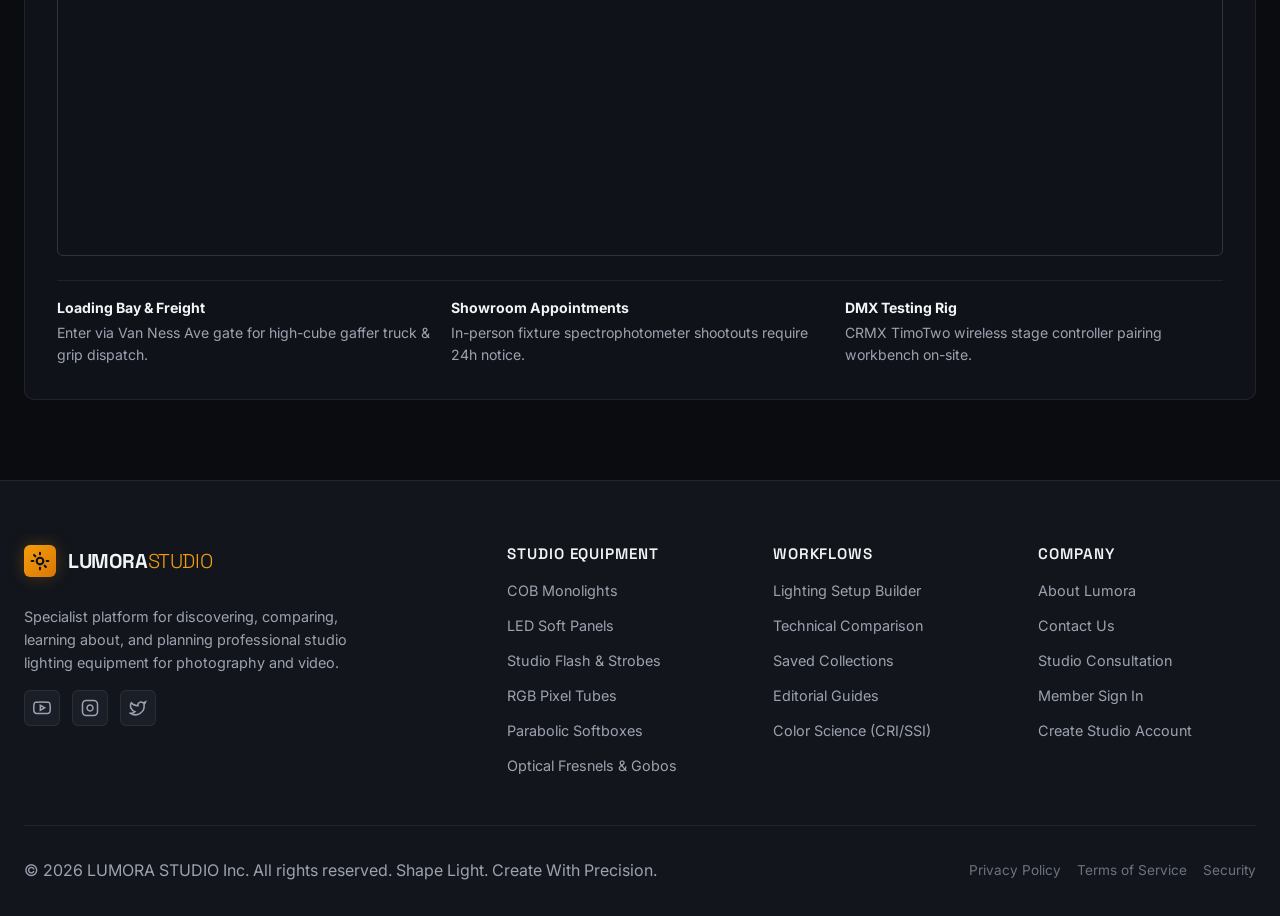
<file: contact.html>
<!DOCTYPE html>
<html lang="en" data-theme="dark">
<head>
  <meta charset="UTF-8">
  <meta name="viewport" content="width=device-width, initial-scale=1.0">
  <title>Contact Studio Support & Engineering — LUMORA STUDIO</title>
  <meta name="description" content="Reach our technical studio specialists for custom lighting consultation, DMX stage integration, and professional equipment support.">
  
  <link rel="icon" type="image/svg+xml" href="assets/images/favicon.svg">
  <link rel="stylesheet" href="assets/css/style.css">
  <link rel="stylesheet" href="assets/css/components.css">
  <link rel="stylesheet" href="assets/css/responsive.css">
  <script src="assets/js/theme.js"></script>
</head>
<body>

  <!-- ==========================================================================
       MANDATORY NAVBAR
       ========================================================================== -->
  <header class="site-header" id="site-header">
    <div class="container navbar-container">
      <a href="index.html" class="brand-logo" aria-label="LUMORA STUDIO Home">
        <span class="brand-icon">
          <svg width="20" height="20" viewBox="0 0 24 24" fill="none" stroke="currentColor" stroke-width="2.5"><circle cx="12" cy="12" r="4"/><path d="M12 2v2"/><path d="M12 20v2"/><path d="M2 12h2"/><path d="M20 12h2"/></svg>
        </span>
        <span>LUMORA<span style="color: var(--accent); font-weight: 300;">STUDIO</span></span>
      </a>

      <nav class="nav-menu" aria-label="Main Navigation">
        <div class="nav-item"><a href="index.html" class="nav-link">Home</a></div>
        <div class="nav-item"><a href="about.html" class="nav-link">About</a></div>
        <div class="nav-item">
          <a href="equipment.html" class="nav-link" id="nav-equipment-trigger" aria-haspopup="true">
            Equipment
            <svg class="caret" width="12" height="12" viewBox="0 0 24 24" fill="none" stroke="currentColor" stroke-width="2"><path d="m6 9 6 6 6-6"/></svg>
          </a>
          <div class="dropdown-menu" aria-label="Equipment Submenu">
            <div class="megamenu-grid">
              <a href="equipment.html?category=cob" class="dropdown-item">
                <div class="dropdown-item-icon"><svg width="18" height="18" viewBox="0 0 24 24" fill="none" stroke="currentColor" stroke-width="2"><circle cx="12" cy="12" r="5"/><line x1="12" y1="1" x2="12" y2="3"/><line x1="12" y1="21" x2="12" y2="23"/></svg></div>
                <div class="dropdown-item-content"><h4>COB Lights</h4><p>Continuous LED monolights 300W–1200W</p></div>
              </a>
              <a href="equipment.html?category=led" class="dropdown-item">
                <div class="dropdown-item-icon"><svg width="18" height="18" viewBox="0 0 24 24" fill="none" stroke="currentColor" stroke-width="2"><rect x="3" y="3" width="18" height="18" rx="2"/></svg></div>
                <div class="dropdown-item-content"><h4>LED Panels & Mats</h4><p>Flexible mats and 1x1 broadcast panels</p></div>
              </a>
              <a href="equipment.html?category=strobe" class="dropdown-item">
                <div class="dropdown-item-icon"><svg width="18" height="18" viewBox="0 0 24 24" fill="none" stroke="currentColor" stroke-width="2"><polygon points="13 2 3 14 12 14 11 22 21 10 12 10 13 2"/></svg></div>
                <div class="dropdown-item-content"><h4>Strobes & Flash Heads</h4><p>High-speed sync 1/8000s TTL monolights</p></div>
              </a>
              <a href="equipment.html?category=continuous" class="dropdown-item">
                <div class="dropdown-item-icon"><svg width="18" height="18" viewBox="0 0 24 24" fill="none" stroke="currentColor" stroke-width="2"><rect x="2" y="6" width="20" height="12" rx="2"/></svg></div>
                <div class="dropdown-item-content"><h4>Continuous RGB Tubes</h4><p>Pixel-mapped wireless cinema tubes</p></div>
              </a>
              <a href="equipment.html?category=softboxes" class="dropdown-item">
                <div class="dropdown-item-icon"><svg width="18" height="18" viewBox="0 0 24 24" fill="none" stroke="currentColor" stroke-width="2"><circle cx="12" cy="12" r="10"/></svg></div>
                <div class="dropdown-item-content"><h4>Softboxes & Domes</h4><p>Parabolic octas and omni lanterns</p></div>
              </a>
              <a href="equipment.html?category=modifier" class="dropdown-item">
                <div class="dropdown-item-icon"><svg width="18" height="18" viewBox="0 0 24 24" fill="none" stroke="currentColor" stroke-width="2"><circle cx="12" cy="12" r="3"/></svg></div>
                <div class="dropdown-item-content"><h4>Light Modifiers & Fresnels</h4><p>Optical spotlight mounts & glass Fresnels</p></div>
              </a>
            </div>
            <div class="dropdown-footer">
              <span style="font-size: 0.8rem; color: var(--text-muted);">Bowens S-Mount Standard Ecosystem</span>
              <a href="equipment.html" style="font-size: 0.85rem; font-weight: 600; color: var(--accent);">View All Equipment →</a>
            </div>
          </div>
        </div>
        <div class="nav-item"><a href="setup-builder.html" class="nav-link">Lighting Setups</a></div>
        <div class="nav-item"><a href="guides.html" class="nav-link">Guides</a></div>
        <div class="nav-item"><a href="contact.html" class="nav-link active">Contact</a></div>
      </nav>

      <!-- Right Navbar Actions -->
      <div class="navbar-actions">
        <!-- Compare Icon Button -->
        <a href="compare.html" class="nav-icon-btn" aria-label="Compare Equipment" title="Compare Equipment">
          <svg width="18" height="18" viewBox="0 0 24 24" fill="none" stroke="currentColor" stroke-width="2" stroke-linecap="round" stroke-linejoin="round">
            <path d="M16 3h5v5"/><path d="M8 21H3v-5"/><path d="M21 3l-7 7"/><path d="M3 21l7-7"/>
          </svg>
          <span class="nav-badge-count compare-count-badge" style="display: none;">0</span>
        </a>

        <!-- Saved Icon Button -->
        <a href="saved.html" class="nav-icon-btn" aria-label="Saved Equipment & Blueprints" title="Saved Collection">
          <svg width="18" height="18" viewBox="0 0 24 24" fill="none" stroke="currentColor" stroke-width="2" stroke-linecap="round" stroke-linejoin="round">
            <path d="m19 21-7-4-7 4V5a2 2 0 0 1 2-2h10a2 2 0 0 1 2 2v16z"/>
          </svg>
          <span class="nav-badge-count saved-count-badge" style="display: none;">0</span>
        </a>

        <!-- Theme Switcher -->
        <button type="button" class="theme-toggle-btn" aria-label="Toggle light/dark theme" title="Toggle Theme">
          <svg width="18" height="18" viewBox="0 0 24 24" fill="none" stroke="currentColor" stroke-width="2" stroke-linecap="round" stroke-linejoin="round">
            <circle cx="12" cy="12" r="4"/><path d="M12 2v2"/><path d="M12 20v2"/><path d="m4.93 4.93 1.41 1.41"/><path d="m17.66 17.66 1.41 1.41"/><path d="M2 12h2"/><path d="M20 12h2"/>
          </svg>
        </button>

        <!-- Sign Up Button -->
        <a href="signup.html" class="btn btn-primary btn-sm nav-signup-btn">Sign Up</a>

        <!-- Mobile Hamburger Toggle -->
        <button type="button" class="mobile-nav-toggle" aria-label="Open mobile navigation menu">
          <svg width="22" height="22" viewBox="0 0 24 24" fill="none" stroke="currentColor" stroke-width="2">
            <line x1="3" y1="12" x2="21" y2="12"/><line x1="3" y1="6" x2="21" y2="6"/><line x1="3" y1="18" x2="21" y2="18"/>
          </svg>
        </button>
      </div>
    </div>
  </header>

  <!-- Mobile Drawer -->
  <div class="mobile-drawer-overlay" id="mobile-drawer-overlay"></div>
  <aside class="mobile-drawer" id="mobile-nav-drawer" aria-label="Mobile Navigation">
    <div class="mobile-drawer-header">
      <div class="brand-logo">
        <span class="brand-icon">
          <svg width="20" height="20" viewBox="0 0 24 24" fill="none" stroke="currentColor" stroke-width="2.5" stroke-linecap="round" stroke-linejoin="round">
            <circle cx="12" cy="12" r="4"/><path d="M12 2v2"/><path d="M12 20v2"/><path d="m4.93 4.93 1.41 1.41"/><path d="m17.66 17.66 1.41 1.41"/><path d="M2 12h2"/><path d="M20 12h2"/>
          </svg>
        </span>
        <span>LUMORA<span style="color: var(--accent); font-weight: 300;">STUDIO</span></span>
      </div>
      <button type="button" class="btn-icon" id="mobile-drawer-close" aria-label="Close menu">✕</button>
    </div>
    
    <!-- Same Menus as Navbar -->
    <div class="mobile-drawer-links">
      <a href="index.html" class="mobile-nav-link">Home</a>
      <a href="about.html" class="mobile-nav-link">About</a>
      
      <!-- Mobile Accordion for Equipment -->
      <div>
        <a href="equipment.html" class="mobile-nav-link" id="mobile-equipment-accordion-btn">
          <span>Equipment</span>
          <svg class="caret" width="14" height="14" viewBox="0 0 24 24" fill="none" stroke="currentColor" stroke-width="2"><path d="m6 9 6 6 6-6"/></svg>
        </a>
        <div class="mobile-accordion-content" id="mobile-equipment-accordion">
          <a href="equipment.html?category=cob" class="mobile-accordion-link">LED & COB Lights</a>
          <a href="equipment.html?category=led" class="mobile-accordion-link">LED Panels & Mats</a>
          <a href="equipment.html?category=strobe" class="mobile-accordion-link">Strobes & Monolights</a>
          <a href="equipment.html?category=continuous" class="mobile-accordion-link">RGB Continuous Tubes</a>
          <a href="equipment.html?category=softboxes" class="mobile-accordion-link">Softboxes & Modifiers</a>
          <a href="equipment.html?category=modifier" class="mobile-accordion-link">Optical Fresnels & Gobos</a>
          <a href="equipment.html" class="mobile-accordion-link" style="color: var(--accent); font-weight: 600;">All Equipment →</a>
        </div>
      </div>

      <a href="setup-builder.html" class="mobile-nav-link">Lighting Setups</a>
      <a href="guides.html" class="mobile-nav-link">Guides</a>
      <a href="contact.html" class="mobile-nav-link active">Contact</a>
    </div>

    <!-- Same Buttons Moved into Mobile Drawer -->
    <div class="mobile-drawer-footer">
      <div class="mobile-drawer-icon-row">
        <a href="compare.html" class="nav-icon-btn" aria-label="Compare Equipment" title="Compare Equipment">
          <svg width="18" height="18" viewBox="0 0 24 24" fill="none" stroke="currentColor" stroke-width="2" stroke-linecap="round" stroke-linejoin="round">
            <path d="M16 3h5v5"/><path d="M8 21H3v-5"/><path d="M21 3l-7 7"/><path d="M3 21l7-7"/>
          </svg>
          <span class="nav-badge-count compare-count-badge" style="display: none;">0</span>
        </a>
        <a href="saved.html" class="nav-icon-btn" aria-label="Saved Equipment & Blueprints" title="Saved Collection">
          <svg width="18" height="18" viewBox="0 0 24 24" fill="none" stroke="currentColor" stroke-width="2" stroke-linecap="round" stroke-linejoin="round">
            <path d="m19 21-7-4-7 4V5a2 2 0 0 1 2-2h10a2 2 0 0 1 2 2v16z"/>
          </svg>
          <span class="nav-badge-count saved-count-badge" style="display: none;">0</span>
        </a>
        <button type="button" class="theme-toggle-btn" aria-label="Toggle light/dark theme" title="Toggle Theme">
          <svg width="18" height="18" viewBox="0 0 24 24" fill="none" stroke="currentColor" stroke-width="2" stroke-linecap="round" stroke-linejoin="round">
            <circle cx="12" cy="12" r="4"/><path d="M12 2v2"/><path d="M12 20v2"/><path d="m4.93 4.93 1.41 1.41"/><path d="m17.66 17.66 1.41 1.41"/><path d="M2 12h2"/><path d="M20 12h2"/>
          </svg>
        </button>
      </div>
      <a href="signup.html" class="btn btn-primary" style="width: 100%; text-align: center; justify-content: center;">Sign Up</a>
    </div>
  </aside>

  <!-- ==========================================================================
       CONTACT PAGE CONTENT
       ========================================================================== -->
  <main class="section" style="padding-top: var(--space-8);">
    <div class="container">
      
      <!-- Top Title Area - Center Aligned -->
      <div class="hero-header-center">
        <span class="eyebrow">Studio Consultation & Inquiries</span>
        <h1>Connect with Lumora Engineers</h1>
        <p class="lead">
          Whether outfitting a new commercial production stage or planning complex DMX studio rigging, our lighting specialists are available.
        </p>
      </div>

      <div class="grid grid-2" style="gap: var(--space-12); align-items: start; margin-bottom: var(--space-16);">
        
        <!-- Left: Consultation Request Form -->
        <div class="card" style="padding: var(--space-8);">
          <h3 style="font-size: 1.35rem; margin-bottom: var(--space-4);">Request Studio Consultation</h3>
          
          <form id="contact-form" onsubmit="event.preventDefault(); window.LumoraBookmarks?.showToast('Inquiry received. A lighting engineer will contact you within 24h.', 'success'); this.reset();">
            <div class="form-group">
              <label class="form-label" for="contact-name">Full Name *</label>
              <input type="text" class="form-input" id="contact-name" placeholder="Elena Vance" required>
            </div>

            <div class="form-group">
              <label class="form-label" for="contact-email">Professional Email *</label>
              <input type="email" class="form-input" id="contact-email" placeholder="elena@vancestudios.com" required>
            </div>

            <div class="form-group">
              <label class="form-label" for="contact-type">Production Discipline</label>
              <select class="form-select" id="contact-type">
                <option value="commercial">Commercial Video & Narrative Cinema</option>
                <option value="fashion">Studio Portrait & Editorial Fashion</option>
                <option value="product">High-End Product & E-Commerce</option>
                <option value="broadcast">Broadcast / Virtual Production Stage</option>
              </select>
            </div>

            <div class="form-group">
              <label class="form-label" for="contact-message">Project Scope / Technical Requirements</label>
              <textarea class="form-textarea" id="contact-message" rows="4" placeholder="Describe studio dimensions, required power output, wireless DMX needs, or specific fixture inquiries..." required></textarea>
            </div>

            <button type="submit" class="btn btn-primary btn-lg" style="width: 100%; margin-top: var(--space-3);">
              Submit Consultation Request →
            </button>
          </form>
        </div>

        <!-- Right: Studio Support Channels, FAQs & Social Icons -->
        <div style="display: flex; flex-direction: column; gap: var(--space-6);">
          
          <div class="card card-tech" style="padding: var(--space-6);">
            <h4 style="font-size: 1.1rem; margin-bottom: var(--space-3);">Direct Engineering Contacts</h4>
            <div style="display: flex; flex-direction: column; gap: 12px; font-size: 0.9rem; color: var(--text-secondary);">
              <div>
                <strong style="color: var(--text-primary);">Technical Consultation:</strong><br>
                <span class="mono" style="color: var(--accent);">engineering@lumora.studio</span>
              </div>
              <div>
                <strong style="color: var(--text-primary);">Commercial Stage Outfitting:</strong><br>
                <span class="mono" style="color: var(--accent);">studios@lumora.studio</span>
              </div>
              <div>
                <strong style="color: var(--text-primary);">Direct Studio Line:</strong><br>
                <span class="mono">+1 (800) 586-6721 (Mon–Fri, 9am–6pm PST)</span>
              </div>
            </div>
          </div>

          <!-- Social Channels Card -->
          <div class="card" style="padding: var(--space-6);">
            <h4 style="font-size: 1.1rem; margin-bottom: var(--space-2);">Official Social Channels</h4>
            <p style="font-size: 0.85rem; color: var(--text-secondary); margin-bottom: var(--space-4);">
              Follow our engineering teardowns, BTS lighting breakdowns, and developer community updates.
            </p>
            <div style="display: grid; grid-template-columns: repeat(2, 1fr); gap: 10px;">
              <a href="https://youtube.com" target="_blank" rel="noopener noreferrer" class="btn btn-secondary btn-sm" style="display: flex; align-items: center; justify-content: flex-start; gap: 8px;">
                <svg width="18" height="18" viewBox="0 0 24 24" fill="#ff0000"><path d="M23.498 6.186a3.016 3.016 0 0 0-2.122-2.136C19.505 3.545 12 3.545 12 3.545s-7.505 0-9.377.505A3.017 3.017 0 0 0 .502 6.186C0 8.07 0 12 0 12s0 3.93.502 5.814a3.016 3.016 0 0 0 2.122 2.136c1.871.505 9.376.505 9.376.505s7.505 0 9.377-.505a3.015 3.015 0 0 0 2.122-2.136C24 15.93 24 12 24 12s0-3.93-.502-5.814zM9.545 15.568V8.432L15.818 12l-6.273 3.568z"/></svg>
                <span>YouTube</span>
              </a>
              <a href="https://instagram.com" target="_blank" rel="noopener noreferrer" class="btn btn-secondary btn-sm" style="display: flex; align-items: center; justify-content: flex-start; gap: 8px;">
                <svg width="18" height="18" viewBox="0 0 24 24" fill="none" stroke="currentColor" stroke-width="2"><rect x="2" y="2" width="20" height="20" rx="5" ry="5"/><path d="M16 11.37A4 4 0 1 1 12.63 8 4 4 0 0 1 16 11.37z"/><line x1="17.5" y1="6.5" x2="17.51" y2="6.5"/></svg>
                <span>Instagram</span>
              </a>
              <a href="https://twitter.com" target="_blank" rel="noopener noreferrer" class="btn btn-secondary btn-sm" style="display: flex; align-items: center; justify-content: flex-start; gap: 8px;">
                <svg width="18" height="18" viewBox="0 0 24 24" fill="currentColor"><path d="M18.244 2.25h3.308l-7.227 8.26 8.502 11.24H16.17l-5.214-6.817L4.99 21.75H1.68l7.73-8.835L1.254 2.25H8.08l4.713 6.231zm-1.161 17.52h1.833L7.084 4.126H5.117z"/></svg>
                <span>X (Twitter)</span>
              </a>
              <a href="https://linkedin.com" target="_blank" rel="noopener noreferrer" class="btn btn-secondary btn-sm" style="display: flex; align-items: center; justify-content: flex-start; gap: 8px;">
                <svg width="18" height="18" viewBox="0 0 24 24" fill="currentColor"><path d="M19 3a2 2 0 0 1 2 2v14a2 2 0 0 1-2 2H5a2 2 0 0 1-2-2V5a2 2 0 0 1 2-2h14m-.5 15.5v-5.3a3.26 3.26 0 0 0-3.26-3.26c-.85 0-1.84.52-2.28 1.3v-1.11h-2.79v8.37h2.79v-4.93c0-.77.62-1.4 1.39-1.4a1.4 1.4 0 0 1 1.4 1.4v4.93h2.75M6.46 8.76c.97 0 1.75-.79 1.75-1.76s-.78-1.75-1.75-1.75a1.75 1.75 0 0 0-1.75 1.75c0 .97.78 1.76 1.75 1.76m1.39 9.74v-8.37H5.07v8.37h2.78z"/></svg>
                <span>LinkedIn</span>
              </a>
              <a href="https://discord.com" target="_blank" rel="noopener noreferrer" class="btn btn-secondary btn-sm" style="display: flex; align-items: center; justify-content: flex-start; gap: 8px;">
                <svg width="18" height="18" viewBox="0 0 24 24" fill="currentColor"><path d="M20.317 4.37a19.791 19.791 0 0 0-4.885-1.515.074.074 0 0 0-.079.037c-.21.375-.444.864-.608 1.25a18.27 18.27 0 0 0-5.487 0 12.64 12.64 0 0 0-.617-1.25.077.077 0 0 0-.079-.037A19.736 19.736 0 0 0 3.677 4.37a.07.07 0 0 0-.032.027C.533 9.046-.32 13.58.099 18.057a.082.082 0 0 0 .031.057 19.9 19.9 0 0 0 5.993 3.03.078.078 0 0 0 .084-.028c.462-.63.874-1.295 1.226-1.994.021-.041.001-.09-.041-.106a13.107 13.107 0 0 1-1.872-.892.077.077 0 0 1-.008-.128 10.2 10.2 0 0 0 .372-.292.074.074 0 0 1 .077-.01c3.929 1.793 8.18 1.793 12.061 0a.074.074 0 0 1 .078.01c.12.098.246.198.373.292a.077.077 0 0 1-.006.127 12.299 12.299 0 0 1-1.873.894.077.077 0 0 0-.041.107c.36.698.772 1.362 1.225 1.993a.076.076 0 0 0 .084.028 19.839 19.839 0 0 0 6.002-3.03.077.077 0 0 0 .032-.054c.5-5.177-.838-9.674-3.549-13.66a.061.061 0 0 0-.031-.028zM8.02 15.33c-1.183 0-2.157-1.085-2.157-2.419 0-1.333.956-2.419 2.157-2.419 1.21 0 2.176 1.096 2.157 2.42 0 1.333-.956 2.418-2.157 2.418zm7.975 0c-1.183 0-2.157-1.085-2.157-2.419 0-1.333.955-2.419 2.157-2.419 1.21 0 2.176 1.096 2.157 2.42 0 1.333-.946 2.418-2.157 2.418z"/></svg>
                <span>Discord</span>
              </a>
              <a href="https://github.com" target="_blank" rel="noopener noreferrer" class="btn btn-secondary btn-sm" style="display: flex; align-items: center; justify-content: flex-start; gap: 8px;">
                <svg width="18" height="18" viewBox="0 0 24 24" fill="currentColor"><path d="M12 2C6.477 2 2 6.484 2 12.017c0 4.425 2.865 8.18 6.839 9.504.5.092.682-.217.682-.483 0-.237-.008-.868-.013-1.703-2.782.605-3.369-1.343-3.369-1.343-.454-1.158-1.11-1.466-1.11-1.466-.908-.62.069-.608.069-.608 1.003.07 1.53 1.032 1.53 1.032.892 1.53 2.341 1.088 2.91.832.092-.647.35-1.088.636-1.338-2.22-.253-4.555-1.113-4.555-4.951 0-1.093.39-1.988 1.029-2.688-.103-.253-.446-1.272.098-2.65 0 0 .84-.27 2.75 1.026A9.564 9.564 0 0 1 12 6.844c.85.004 1.705.115 2.504.337 1.909-1.296 2.747-1.027 2.747-1.027.546 1.379.202 2.398.1 2.651.64.7 1.028 1.595 1.028 2.688 0 3.848-2.339 4.695-4.566 4.943.359.309.678.92.678 1.855 0 1.338-.012 2.419-.012 2.747 0 .268.18.58.688.482A10.019 10.019 0 0 0 22 12.017C22 6.484 17.522 2 12 2z"/></svg>
                <span>GitHub</span>
              </a>
            </div>
          </div>

          <!-- Technical FAQs -->
          <div class="card" style="padding: var(--space-6);">
            <h4 style="font-size: 1.1rem; margin-bottom: var(--space-4);">Frequently Asked Questions</h4>
            <div style="display: flex; flex-direction: column; gap: 14px;">
              <div>
                <h5 style="font-size: 0.95rem; color: var(--text-primary); margin-bottom: 4px;">Are Lumora lights compatible with standard Bowens modifiers?</h5>
                <p style="font-size: 0.85rem; color: var(--text-secondary); line-height: 1.5;">Yes. All Lumora point-source COB lights and strobe heads feature standard Bowens S-mount precision alloy bayonets.</p>
              </div>
              <div style="border-top: 1px solid var(--border-subtle); padding-top: 12px;">
                <h5 style="font-size: 0.95rem; color: var(--text-primary); margin-bottom: 4px;">Can Lumora COB lights run on V-Mount batteries on location?</h5>
                <p style="font-size: 0.85rem; color: var(--text-secondary); line-height: 1.5;">Yes. The X600 and Beam 300 support dual 14.4V / 26V high-draw V-mount battery inputs with active voltage regulation.</p>
              </div>
              <div style="border-top: 1px solid var(--border-subtle); padding-top: 12px;">
                <h5 style="font-size: 0.95rem; color: var(--text-primary); margin-bottom: 4px;">Do you provide high-speed sync support for strobes?</h5>
                <p style="font-size: 0.85rem; color: var(--text-secondary); line-height: 1.5;">Yes. The Strobe 800 supports TTL auto-metering and HSS shutter speeds up to 1/8000s across Sony, Canon, Nikon, and Fuji systems.</p>
              </div>
            </div>
          </div>

        </div>

      </div>

      <!-- Studio Headquarters Map Section -->
      <div class="card" style="padding: var(--space-8); overflow: hidden;">
        <div style="display: flex; justify-content: space-between; align-items: flex-start; flex-wrap: wrap; gap: var(--space-4); margin-bottom: var(--space-6);">
          <div>
            <span class="eyebrow">Optical Labs & Soundstage</span>
            <h3 style="font-size: 1.5rem; margin-top: 4px; margin-bottom: 4px;">Lumora Studio Global Headquarters</h3>
            <p style="font-size: 0.9rem; color: var(--text-secondary);">
              5800 Sunset Boulevard, Soundstage 4B, Los Angeles, CA 90028, United States
            </p>
          </div>
          <div style="display: flex; gap: var(--space-3); align-items: center;">
            <span class="badge badge-accent">Demo Stage Open</span>
            <span style="font-size: 0.85rem; color: var(--text-muted);">Mon–Fri 09:00 – 18:00 PST</span>
          </div>
        </div>

        <div style="width: 100%; height: 380px; border-radius: var(--radius-sm); overflow: hidden; border: 1px solid var(--border-medium); position: relative;">
          <iframe 
            src="https://www.google.com/maps/embed?pb=!1m18!1m12!1m3!1d3304.577908953924!2d-118.31821892348501!3d34.09825441556094!2m3!1f0!2f0!3f0!3m2!1i1024!2i768!4f13.1!3m3!1m2!1s0x80c2bf43f1155555%3A0x8849b2518e3a2414!2sSunset%20Bronson%20Studios!5e0!3m2!1sen!2sus!4v1700000000000!5m2!1sen!2sus"
            width="100%" 
            height="100%" 
            style="border:0; filter: contrast(1.05);" 
            allowfullscreen="" 
            loading="lazy" 
            referrerpolicy="no-referrer-when-downgrade"
            title="Lumora Studio Los Angeles Headquarters Map">
          </iframe>
        </div>

        <div style="display: grid; grid-template-columns: repeat(auto-fit, minmax(200px, 1fr)); gap: var(--space-4); margin-top: var(--space-6); padding-top: var(--space-4); border-top: 1px solid var(--border-subtle); font-size: 0.88rem; color: var(--text-secondary);">
          <div>
            <strong style="color: var(--text-primary); display: block; margin-bottom: 2px;">Loading Bay & Freight</strong>
            Enter via Van Ness Ave gate for high-cube gaffer truck & grip dispatch.
          </div>
          <div>
            <strong style="color: var(--text-primary); display: block; margin-bottom: 2px;">Showroom Appointments</strong>
            In-person fixture spectrophotometer shootouts require 24h notice.
          </div>
          <div>
            <strong style="color: var(--text-primary); display: block; margin-bottom: 2px;">DMX Testing Rig</strong>
            CRMX TimoTwo wireless stage controller pairing workbench on-site.
          </div>
        </div>
      </div>

    </div>
  </main>

  <!-- ==========================================================================
       SITE FOOTER
       ========================================================================== -->
  <footer class="site-footer">
    <div class="container">
      <div class="footer-top">
        
        <!-- Brand Info -->
        <div class="footer-brand">
          <a href="index.html" class="brand-logo" aria-label="LUMORA STUDIO Home">
            <span class="brand-icon">
              <svg width="20" height="20" viewBox="0 0 24 24" fill="none" stroke="currentColor" stroke-width="2.5" stroke-linecap="round" stroke-linejoin="round">
                <circle cx="12" cy="12" r="4"/>
                <path d="M12 2v2"/>
                <path d="M12 20v2"/>
                <path d="m4.93 4.93 1.41 1.41"/>
                <path d="m17.66 17.66 1.41 1.41"/>
                <path d="M2 12h2"/>
                <path d="M20 12h2"/>
              </svg>
            </span>
            <span>LUMORA<span style="color: var(--accent); font-weight: 300;">STUDIO</span></span>
          </a>
          <p style="font-size: 0.9rem; color: var(--text-secondary); line-height: 1.6; margin-top: var(--space-3);">
            Specialist platform for discovering, comparing, learning about, and planning professional studio lighting equipment for photography and video.
          </p>
          <div class="footer-socials">
            <a href="coming-soon.html" aria-label="YouTube"><svg width="18" height="18" viewBox="0 0 24 24" fill="none" stroke="currentColor" stroke-width="2"><path d="M22.54 6.42a2.78 2.78 0 0 0-1.94-2C18.88 4 12 4 12 4s-6.88 0-8.6.46a2.78 2.78 0 0 0-1.94 2A29 29 0 0 0 1 11.75a29 29 0 0 0 .46 5.33A2.78 2.78 0 0 0 3.4 19c1.72.46 8.6.46 8.6.46s6.88 0 8.6-.46a2.78 2.78 0 0 0 1.94-2 29 29 0 0 0 .46-5.25 29 29 0 0 0-.46-5.33z"/><polygon points="9.75 15.02 15.5 11.75 9.75 8.48 9.75 15.02"/></svg></a>
            <a href="coming-soon.html" aria-label="Instagram"><svg width="18" height="18" viewBox="0 0 24 24" fill="none" stroke="currentColor" stroke-width="2"><rect x="2" y="2" width="20" height="20" rx="5" ry="5"/><path d="M16 11.37A4 4 0 1 1 12.63 8 4 4 0 0 1 16 11.37z"/><line x1="17.5" y1="6.5" x2="17.51" y2="6.5"/></svg></a>
            <a href="coming-soon.html" aria-label="Twitter"><svg width="18" height="18" viewBox="0 0 24 24" fill="none" stroke="currentColor" stroke-width="2"><path d="M22 4s-.7 2.1-2 3.4c1.6 10-9.4 17.3-18 11.6 2.2.1 4.4-.6 6-2C3 15.5.5 9.6 3 5c2.2 2.6 5.6 4.1 9 4-.9-4.2 4-6.6 7-3.8 1.1 0 3-1.2 3-1.2z"/></svg></a>
          </div>
        </div>

        <!-- Equipment Column -->
        <div>
          <h4 class="footer-col-title">Studio Equipment</h4>
          <div class="footer-links">
            <a href="equipment.html?category=cob">COB Monolights</a>
            <a href="equipment.html?category=led">LED Soft Panels</a>
            <a href="equipment.html?category=strobe">Studio Flash & Strobes</a>
            <a href="equipment.html?category=continuous">RGB Pixel Tubes</a>
            <a href="equipment.html?category=softboxes">Parabolic Softboxes</a>
            <a href="equipment.html?category=modifier">Optical Fresnels & Gobos</a>
          </div>
        </div>

        <!-- Workflow Column -->
        <div>
          <h4 class="footer-col-title">Workflows</h4>
          <div class="footer-links">
            <a href="setup-builder.html">Lighting Setup Builder</a>
            <a href="compare.html">Technical Comparison</a>
            <a href="saved.html">Saved Collections</a>
            <a href="guides.html">Editorial Guides</a>
            <a href="guides.html">Color Science (CRI/SSI)</a>
          </div>
        </div>

        <!-- Lumora Studio Column -->
        <div>
          <h4 class="footer-col-title">Company</h4>
          <div class="footer-links">
            <a href="about.html">About Lumora</a>
            <a href="contact.html">Contact Us</a>
            <a href="contact.html">Studio Consultation</a>
            <a href="login.html">Member Sign In</a>
            <a href="signup.html">Create Studio Account</a>
          </div>
        </div>

      </div>

      <div class="footer-bottom">
        <p>© 2026 LUMORA STUDIO Inc. All rights reserved. Shape Light. Create With Precision.</p>
        <div style="display: flex; gap: var(--space-4);">
          <a href="about.html" style="color: var(--text-muted);">Privacy Policy</a>
          <a href="about.html" style="color: var(--text-muted);">Terms of Service</a>
          <a href="contact.html" style="color: var(--text-muted);">Security</a>
        </div>
      </div>
    </div>
  </footer>

  <script src="assets/js/data.js"></script>
  <script src="assets/js/bookmarks.js"></script>
  <script src="assets/js/compare.js"></script>
  <script src="assets/js/search.js"></script>
  <script src="assets/js/auth.js"></script>
  <script src="assets/js/main.js"></script>

  <!-- Back to Top Floating Button -->
  <button type="button" class="back-to-top-btn" id="back-to-top-btn" aria-label="Back to top" title="Back to top">
    <svg width="20" height="20" viewBox="0 0 24 24" fill="none" stroke="currentColor" stroke-width="2.5" stroke-linecap="round" stroke-linejoin="round">
      <path d="M18 15l-6-6-6 6"/>
    </svg>
  </button>
</body>
</html>
</file>
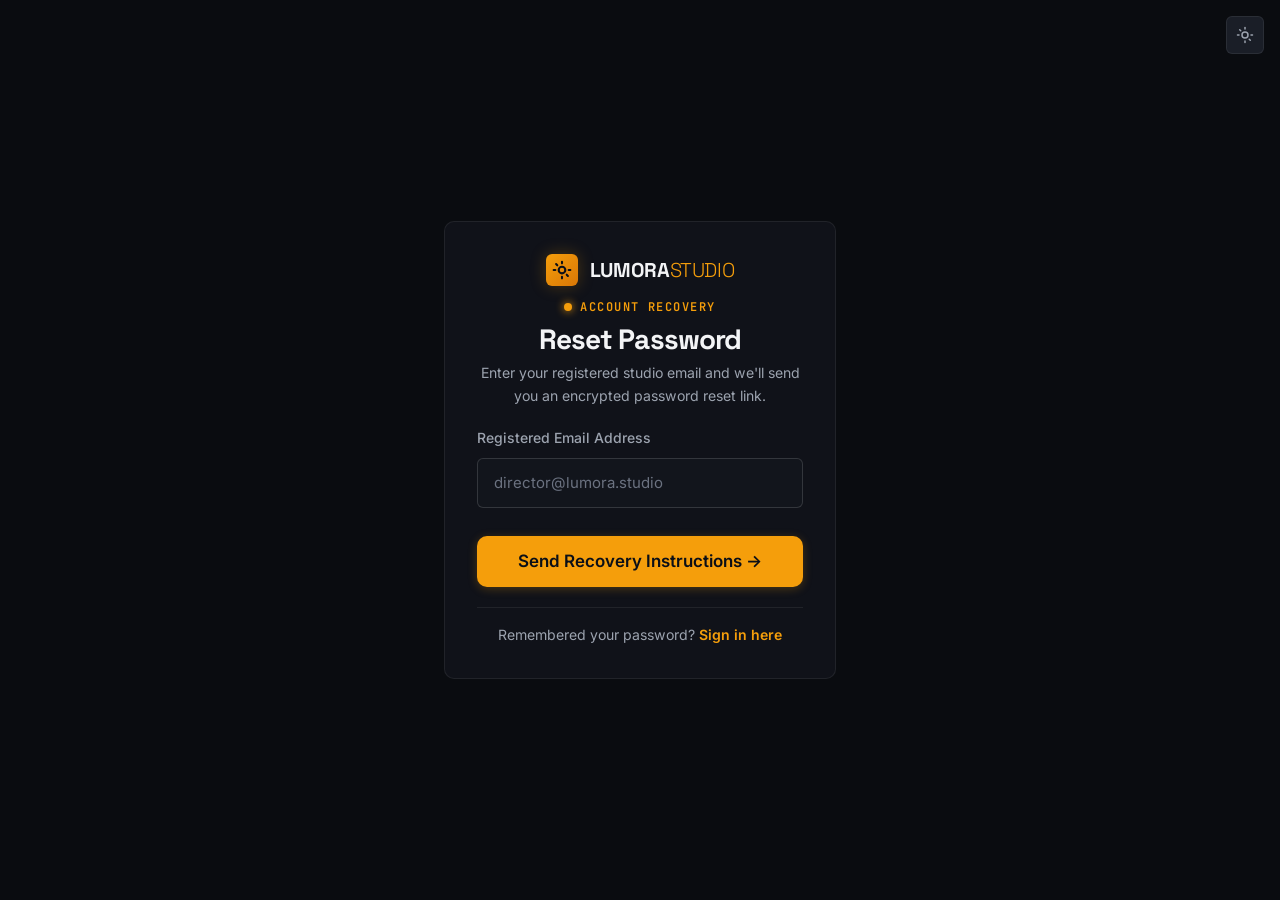
<file: forgot-password.html>
<!DOCTYPE html>
<html lang="en" data-theme="dark">

<head>
  <meta charset="UTF-8">
  <meta name="viewport" content="width=device-width, initial-scale=1.0">
  <title>Reset Password — LUMORA STUDIO</title>
  <meta name="description" content="Recover your Lumora Studio account password.">

  <link rel="icon" type="image/svg+xml" href="assets/images/favicon.svg">
  <link rel="stylesheet" href="assets/css/style.css">
  <link rel="stylesheet" href="assets/css/components.css">
  <link rel="stylesheet" href="assets/css/responsive.css">
  <script src="assets/js/theme.js"></script>
</head>

<body style="min-height: 100vh; display: flex; flex-direction: column; position: relative;">

  <!-- Fixed Top-Right Theme Toggle -->
  <div class="auth-top-bar">
    <button type="button" class="theme-toggle-btn" aria-label="Toggle light/dark theme" title="Toggle Theme">
      <svg width="18" height="18" viewBox="0 0 24 24" fill="none" stroke="currentColor" stroke-width="2" stroke-linecap="round" stroke-linejoin="round">
        <circle cx="12" cy="12" r="4"/><path d="M12 2v2"/><path d="M12 20v2"/><path d="m4.93 4.93 1.41 1.41"/><path d="m17.66 17.66 1.41 1.41"/><path d="M2 12h2"/><path d="M20 12h2"/>
      </svg>
    </button>
  </div>

  <!-- Main Recovery Container -->
  <main class="section"
    style="flex-grow: 1; display: flex; align-items: center; justify-content: center; padding-block: var(--space-12);">
    <div class="container container-narrow" style="max-width: 440px;">

      <div class="card auth-card"
        style="padding: var(--space-8); display: flex; flex-direction: column; gap: var(--space-5);">
        
        <!-- Brand Logo inside top center of the card -->
        <div style="text-align: center; display: flex; flex-direction: column; align-items: center;">
          <a href="index.html" class="brand-logo" style="margin-bottom: var(--space-3);" aria-label="LUMORA STUDIO Home">
            <span class="brand-icon">
              <svg width="20" height="20" viewBox="0 0 24 24" fill="none" stroke="currentColor" stroke-width="2.5" stroke-linecap="round" stroke-linejoin="round">
                <circle cx="12" cy="12" r="4"/>
                <path d="M12 2v2"/>
                <path d="M12 20v2"/>
                <path d="m4.93 4.93 1.41 1.41"/>
                <path d="m17.66 17.66 1.41 1.41"/>
                <path d="M2 12h2"/>
                <path d="M20 12h2"/>
              </svg>
            </span>
            <span>LUMORA<span style="color: var(--accent); font-weight: 300;">STUDIO</span></span>
          </a>
          <span class="eyebrow" style="justify-content: center;">Account Recovery</span>
          <h1 style="font-size: 1.75rem; margin-top: 6px; margin-bottom: 6px;">Reset Password</h1>
          <p style="font-size: 0.88rem; color: var(--text-secondary);">
            Enter your registered studio email and we'll send you an encrypted password reset link.
          </p>
        </div>

        <div id="recovery-form-state">
          <form id="forgot-password-form">
            <div class="form-group">
              <label class="form-label" for="recovery-email">Registered Email Address</label>
              <input type="email" class="form-input" id="recovery-email" placeholder="director@lumora.studio" required>
            </div>

            <button type="submit" class="btn btn-primary btn-lg" style="width: 100%; margin-top: var(--space-3);">
              Send Recovery Instructions →
            </button>
          </form>
        </div>

        <div id="recovery-success-state" style="display: none; text-align: center;">
          <div
            style="width: 52px; height: 52px; border-radius: 50%; background: rgba(16, 185, 129, 0.15); color: var(--status-success); display: flex; align-items: center; justify-content: center; margin-inline: auto; margin-bottom: 16px;">
            <svg width="28" height="28" viewBox="0 0 24 24" fill="none" stroke="currentColor" stroke-width="2.5">
              <path d="M20 6 9 17l-5-5" />
            </svg>
          </div>
          <h2 style="font-size: 1.4rem; margin-bottom: 8px;">Check Your Inbox</h2>
          <p style="color: var(--text-secondary); font-size: 0.9rem; line-height: 1.6; margin-bottom: 24px;">
            We have dispatched a temporary password reset token to <strong id="sent-email-display"
              style="color: var(--text-primary);"></strong>. Follow the instructions to configure your new studio passkey.
          </p>
          <a href="login.html" class="btn btn-secondary btn-sm">Return to Login</a>
        </div>

        <div
          style="text-align: center; font-size: 0.88rem; color: var(--text-secondary); border-top: 1px solid var(--border-subtle); padding-top: var(--space-4);">
          Remembered your password? <a href="login.html" style="color: var(--accent); font-weight: 600;">Sign in here</a>
        </div>

      </div>

    </div>
  </main>

  <script src="assets/js/data.js"></script>
  <script src="assets/js/auth.js"></script>
  <script src="assets/js/main.js"></script>

  <script>
    document.addEventListener('DOMContentLoaded', () => {
      const form = document.getElementById('forgot-password-form');
      const formState = document.getElementById('recovery-form-state');
      const successState = document.getElementById('recovery-success-state');
      const emailInput = document.getElementById('recovery-email');
      const emailDisplay = document.getElementById('sent-email-display');

      form?.addEventListener('submit', (e) => {
        e.preventDefault();
        const email = emailInput.value.trim();
        if (email) {
          emailDisplay.textContent = email;
          formState.style.display = 'none';
          successState.style.display = 'block';
          window.LumoraBookmarks?.showToast('Password recovery email dispatched', 'success');
        }
      });
    });
  </script>

  <!-- Back to Top Floating Button -->
  <button type="button" class="back-to-top-btn" id="back-to-top-btn" aria-label="Back to top" title="Back to top">
    <svg width="20" height="20" viewBox="0 0 24 24" fill="none" stroke="currentColor" stroke-width="2.5" stroke-linecap="round" stroke-linejoin="round">
      <path d="M18 15l-6-6-6 6"/>
    </svg>
  </button>
</body>

</html>
</file>
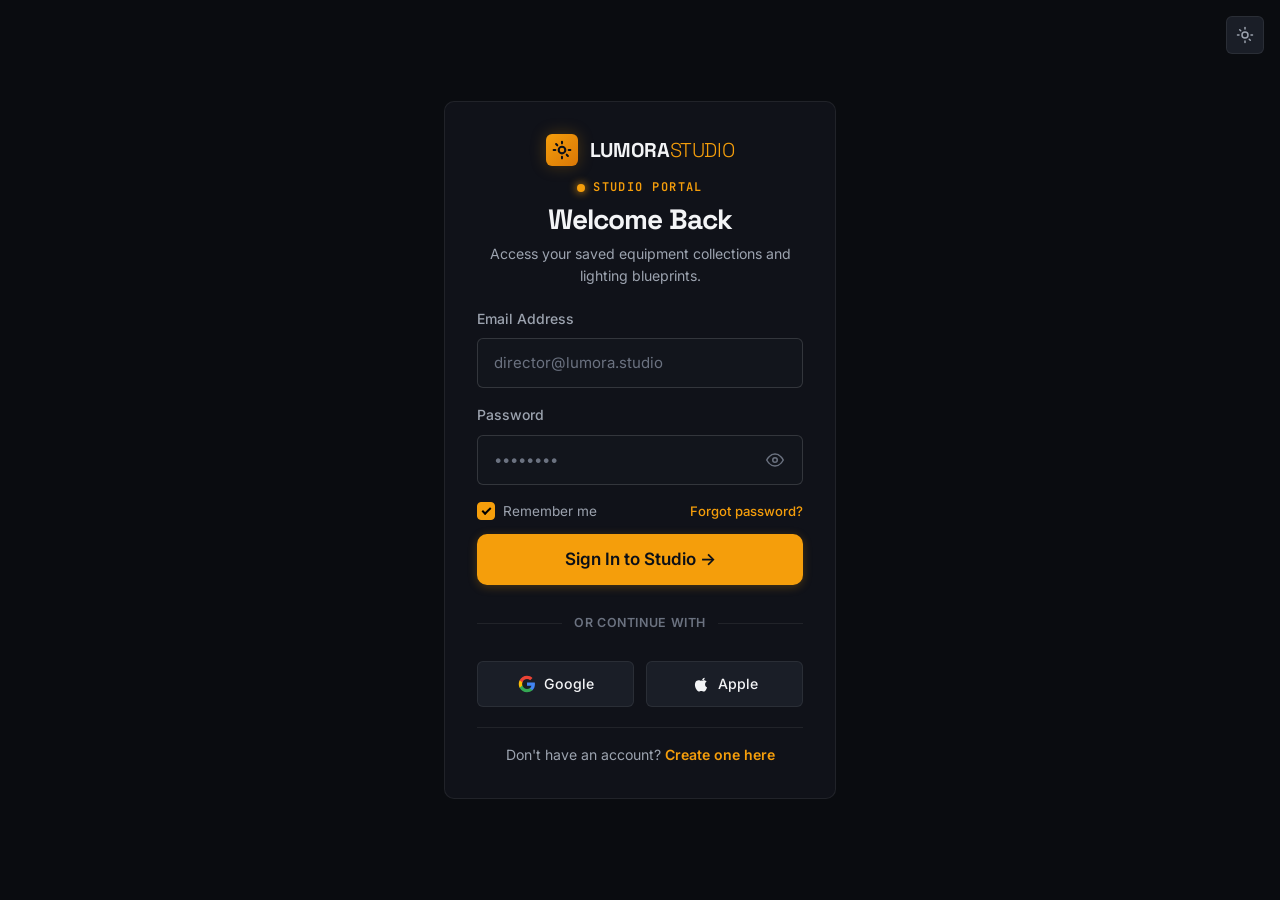
<file: login.html>
<!DOCTYPE html>
<html lang="en" data-theme="dark">

<head>
  <meta charset="UTF-8">
  <meta name="viewport" content="width=device-width, initial-scale=1.0">
  <title>Sign In to Studio Account — LUMORA STUDIO</title>
  <meta name="description"
    content="Sign in to your Lumora Studio account to synchronize custom lighting blueprints, saved gear shortlists, and educational bookmarks.">

  <link rel="icon" type="image/svg+xml" href="assets/images/favicon.svg">
  <link rel="stylesheet" href="assets/css/style.css">
  <link rel="stylesheet" href="assets/css/components.css">
  <link rel="stylesheet" href="assets/css/responsive.css">
  <script src="assets/js/theme.js"></script>
</head>

<body style="min-height: 100vh; display: flex; flex-direction: column; position: relative;">

  <!-- Fixed Top-Right Theme Toggle -->
  <div class="auth-top-bar">
    <button type="button" class="theme-toggle-btn" aria-label="Toggle light/dark theme" title="Toggle Theme">
      <svg width="18" height="18" viewBox="0 0 24 24" fill="none" stroke="currentColor" stroke-width="2" stroke-linecap="round" stroke-linejoin="round">
        <circle cx="12" cy="12" r="4"/><path d="M12 2v2"/><path d="M12 20v2"/><path d="m4.93 4.93 1.41 1.41"/><path d="m17.66 17.66 1.41 1.41"/><path d="M2 12h2"/><path d="M20 12h2"/>
      </svg>
    </button>
  </div>

  <!-- Main Auth Container -->
  <main class="section"
    style="flex-grow: 1; display: flex; align-items: center; justify-content: center; padding-block: var(--space-12);">
    <div class="container container-narrow" style="max-width: 440px;">

      <div class="card auth-card"
        style="padding: var(--space-8); display: flex; flex-direction: column; gap: var(--space-5);">
        
        <!-- Brand Logo inside top center of the card -->
        <div style="text-align: center; display: flex; flex-direction: column; align-items: center;">
          <a href="index.html" class="brand-logo" style="margin-bottom: var(--space-3);" aria-label="LUMORA STUDIO Home">
            <span class="brand-icon">
              <svg width="20" height="20" viewBox="0 0 24 24" fill="none" stroke="currentColor" stroke-width="2.5" stroke-linecap="round" stroke-linejoin="round">
                <circle cx="12" cy="12" r="4"/>
                <path d="M12 2v2"/>
                <path d="M12 20v2"/>
                <path d="m4.93 4.93 1.41 1.41"/>
                <path d="m17.66 17.66 1.41 1.41"/>
                <path d="M2 12h2"/>
                <path d="M20 12h2"/>
              </svg>
            </span>
            <span>LUMORA<span style="color: var(--accent); font-weight: 300;">STUDIO</span></span>
          </a>
          <span class="eyebrow" style="justify-content: center;">Studio Portal</span>
          <h1 style="font-size: 1.75rem; margin-top: 6px; margin-bottom: 6px;">Welcome Back</h1>
          <p style="font-size: 0.88rem; color: var(--text-secondary);">
            Access your saved equipment collections and lighting blueprints.
          </p>
        </div>

        <form id="login-form">
          <div class="form-group">
            <label class="form-label" for="login-email">Email Address</label>
            <input type="email" class="form-input" id="login-email" placeholder="director@lumora.studio" required>
          </div>

          <div class="form-group">
            <label class="form-label" for="login-password">Password</label>
            <div class="password-input-group">
              <input type="password" class="form-input" id="login-password" placeholder="••••••••" required autocomplete="current-password">
              <button type="button" class="password-toggle-btn" aria-label="Toggle password visibility" title="Show/Hide password" tabindex="-1">
                <svg class="eye-icon-show" width="18" height="18" viewBox="0 0 24 24" fill="none" stroke="currentColor" stroke-width="2" stroke-linecap="round" stroke-linejoin="round"><path d="M1 12s4-8 11-8 11 8 11 8-4 8-11 8-11-8-11-8z"/><circle cx="12" cy="12" r="3"/></svg>
                <svg class="eye-icon-hide" width="18" height="18" viewBox="0 0 24 24" fill="none" stroke="currentColor" stroke-width="2" stroke-linecap="round" stroke-linejoin="round" style="display: none;"><path d="M17.94 17.94A10.07 10.07 0 0 1 12 20c-7 0-11-8-11-8a18.45 18.45 0 0 1 5.06-5.94M9.9 4.24A9.12 9.12 0 0 1 12 4c7 0 11 8 11 8a18.5 18.5 0 0 1-2.16 3.19m-6.72-1.07a3 3 0 1 1-4.24-4.24"/><line x1="1" y1="1" x2="23" y2="23"/></svg>
              </button>
            </div>
          </div>

          <!-- Remember me & Forgot password on the same line -->
          <div class="auth-options-row">
            <label class="form-checkbox">
              <input type="checkbox" id="login-remember" checked>
              <span style="font-size: 0.85rem; color: var(--text-secondary);">Remember me</span>
            </label>
            <a href="forgot-password.html" class="auth-forgot-link">Forgot password?</a>
          </div>

          <button type="submit" class="btn btn-primary btn-lg" style="width: 100%;">
            Sign In to Studio →
          </button>
        </form>

        <!-- Social Login Divider -->
        <div style="display: flex; align-items: center; margin-block: var(--space-2); color: var(--text-muted); font-size: 0.78rem;">
          <span style="flex: 1; height: 1px; background: var(--border-subtle);"></span>
          <span style="padding-inline: var(--space-3); text-transform: uppercase; font-weight: 600; letter-spacing: 0.05em;">Or continue with</span>
          <span style="flex: 1; height: 1px; background: var(--border-subtle);"></span>
        </div>

        <!-- Social Icons Google and Apple in bottom -->
        <div class="auth-social-buttons">
          <button type="button" class="auth-social-btn" id="google-login-btn">
            <svg width="18" height="18" viewBox="0 0 24 24">
              <path fill="#4285F4" d="M22.56 12.25c0-.78-.07-1.53-.2-2.25H12v4.26h5.92c-.26 1.37-1.04 2.53-2.21 3.31v2.77h3.57c2.08-1.92 3.28-4.74 3.28-8.09z"/>
              <path fill="#34A853" d="M12 23c2.97 0 5.46-.98 7.28-2.66l-3.57-2.77c-.98.66-2.23 1.06-3.71 1.06-2.86 0-5.29-1.93-6.16-4.53H2.18v2.84C3.99 20.53 7.7 23 12 23z"/>
              <path fill="#FBBC05" d="M5.84 14.09c-.22-.66-.35-1.36-.35-2.09s.13-1.43.35-2.09V7.06H2.18C1.43 8.55 1 10.22 1 12s.43 3.45 1.18 4.94l2.85-2.22.81-.63z"/>
              <path fill="#EA4335" d="M12 5.38c1.62 0 3.06.56 4.21 1.64l3.15-3.15C17.45 2.09 14.97 1 12 1 7.7 1 3.99 3.47 2.18 7.06l3.66 2.84c.87-2.6 3.3-4.52 6.16-4.52z"/>
            </svg>
            <span>Google</span>
          </button>
          
          <button type="button" class="auth-social-btn" id="apple-login-btn">
            <svg width="18" height="18" viewBox="0 0 24 24" fill="currentColor">
              <path d="M18.71 19.5c-.83 1.24-1.71 2.45-3.05 2.47-1.34.03-1.77-.79-3.29-.79-1.53 0-2 .77-3.27.82-1.31.05-2.3-1.32-3.14-2.53C4.25 17 2.94 12.45 4.7 9.39c.87-1.52 2.43-2.48 4.12-2.51 1.28-.02 2.5.87 3.29.87.78 0 2.26-1.07 3.81-.91.65.03 2.47.26 3.64 1.98-.09.06-2.17 1.28-2.15 3.81.03 3.02 2.65 4.03 2.68 4.04-.03.07-.42 1.44-1.38 2.83M15.97 6.37c.62-.75 1.04-1.8 0.92-2.85-.9.04-1.99.6-2.63 1.35-.57.65-1.06 1.72-.93 2.74 1.01.08 2.03-.5 2.64-1.24z"/>
            </svg>
            <span>Apple</span>
          </button>
        </div>

        <div
          style="text-align: center; font-size: 0.88rem; color: var(--text-secondary); border-top: 1px solid var(--border-subtle); padding-top: var(--space-4);">
          Don't have an account? <a href="signup.html" style="color: var(--accent); font-weight: 600;">Create one here</a>
        </div>
      </div>

    </div>
  </main>

  <script src="assets/js/data.js"></script>
  <script src="assets/js/auth.js"></script>
  <script src="assets/js/main.js"></script>

  <script>
    document.addEventListener('DOMContentLoaded', () => {
      const form = document.getElementById('login-form');
      const emailInput = document.getElementById('login-email');
      const passInput = document.getElementById('login-password');

      form?.addEventListener('submit', (e) => {
        e.preventDefault();
        const email = emailInput.value.trim();
        const pass = passInput.value.trim();
        if (email && pass) {
          window.LumoraAuth?.login(email, pass);
          setTimeout(() => {
            window.location.href = 'saved.html';
          }, 600);
        }
      });

      // Social mock logins
      document.getElementById('google-login-btn')?.addEventListener('click', () => {
        window.LumoraAuth?.login('creator.google@lumora.studio', 'oauth-token');
        setTimeout(() => { window.location.href = 'saved.html'; }, 600);
      });

      document.getElementById('apple-login-btn')?.addEventListener('click', () => {
        window.LumoraAuth?.login('creator.apple@lumora.studio', 'oauth-token');
        setTimeout(() => { window.location.href = 'saved.html'; }, 600);
      });
    });
  </script>

  <!-- Back to Top Floating Button -->
  <button type="button" class="back-to-top-btn" id="back-to-top-btn" aria-label="Back to top" title="Back to top">
    <svg width="20" height="20" viewBox="0 0 24 24" fill="none" stroke="currentColor" stroke-width="2.5" stroke-linecap="round" stroke-linejoin="round">
      <path d="M18 15l-6-6-6 6"/>
    </svg>
  </button>
</body>

</html>
</file>
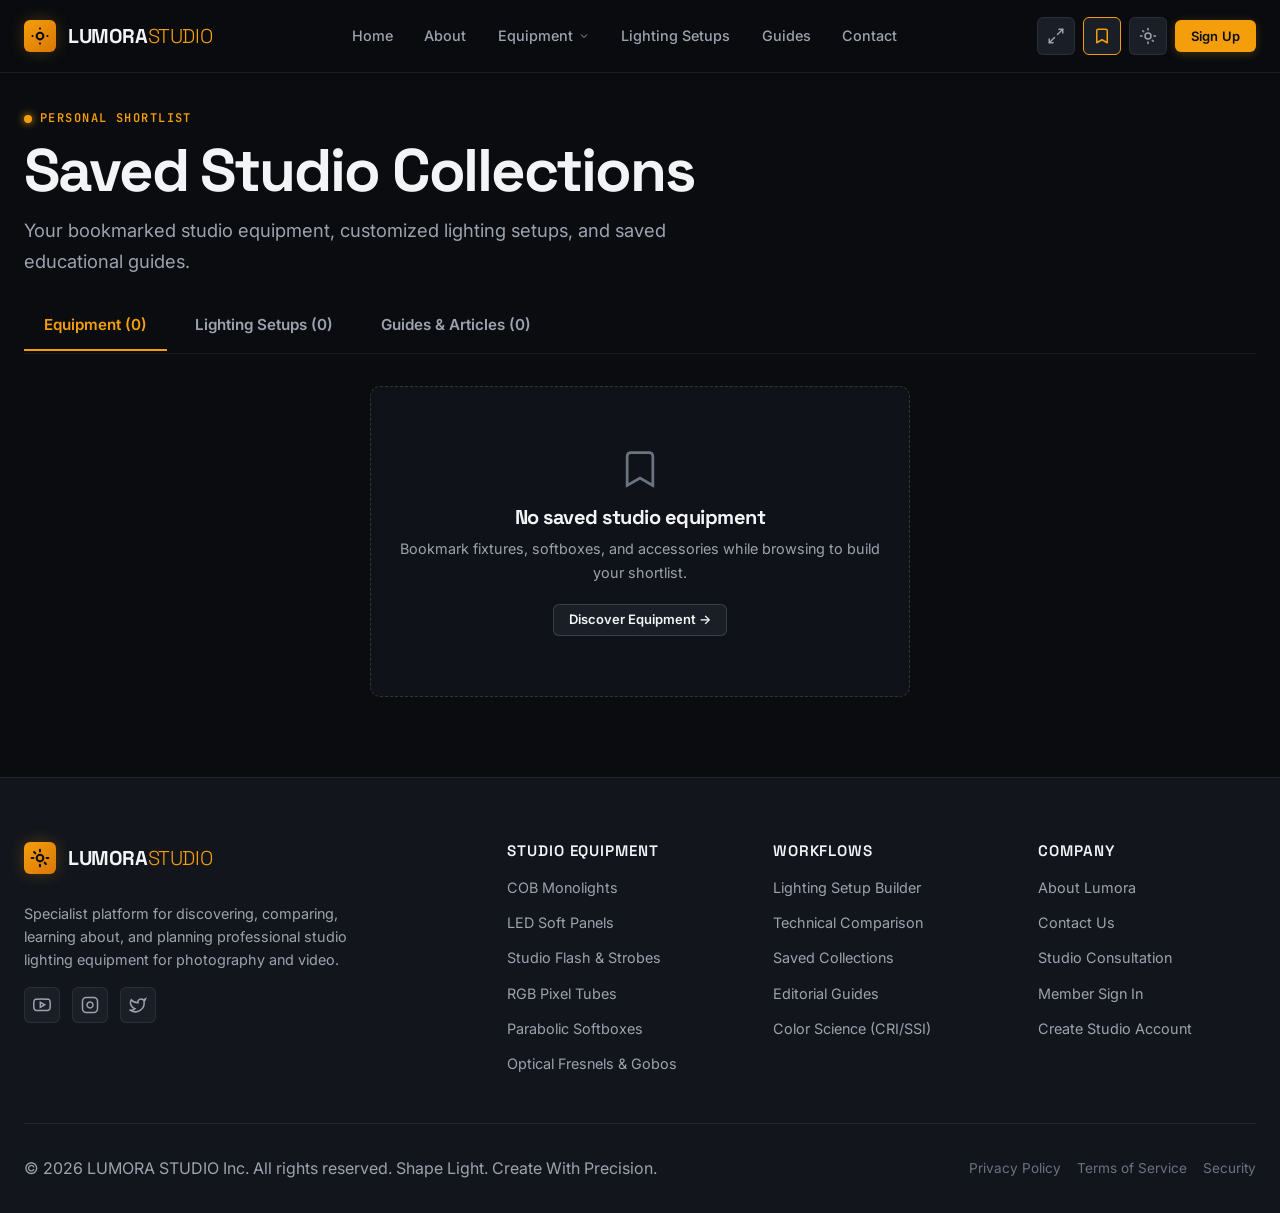
<file: saved.html>
<!DOCTYPE html>
<html lang="en" data-theme="dark">
<head>
  <meta charset="UTF-8">
  <meta name="viewport" content="width=device-width, initial-scale=1.0">
  <title>Saved Collections & Studio Blueprints — LUMORA STUDIO</title>
  <meta name="description" content="View and manage your saved studio lighting equipment, custom lighting blueprints, and educational masterclasses.">
  
  <link rel="icon" type="image/svg+xml" href="assets/images/favicon.svg">
  <link rel="stylesheet" href="assets/css/style.css">
  <link rel="stylesheet" href="assets/css/components.css">
  <link rel="stylesheet" href="assets/css/responsive.css">
  <script src="assets/js/theme.js"></script>
</head>
<body>

  <!-- ==========================================================================
       MANDATORY NAVBAR
       ========================================================================== -->
  <header class="site-header" id="site-header">
    <div class="container navbar-container">
      <a href="index.html" class="brand-logo" aria-label="LUMORA STUDIO Home">
        <span class="brand-icon">
          <svg width="20" height="20" viewBox="0 0 24 24" fill="none" stroke="currentColor" stroke-width="2.5"><circle cx="12" cy="12" r="4"/><path d="M12 2v2"/><path d="M12 20v2"/><path d="M2 12h2"/><path d="M20 12h2"/></svg>
        </span>
        <span>LUMORA<span style="color: var(--accent); font-weight: 300;">STUDIO</span></span>
      </a>

      <nav class="nav-menu" aria-label="Main Navigation">
        <div class="nav-item"><a href="index.html" class="nav-link">Home</a></div>
        <div class="nav-item"><a href="about.html" class="nav-link">About</a></div>
        
        <div class="nav-item">
          <a href="equipment.html" class="nav-link" id="nav-equipment-trigger">
            Equipment
            <svg class="caret" width="12" height="12" viewBox="0 0 24 24" fill="none" stroke="currentColor" stroke-width="2"><path d="m6 9 6 6 6-6"/></svg>
          </a>
          <div class="dropdown-menu" aria-label="Equipment Submenu">
            <div class="megamenu-grid">
              <a href="equipment.html?category=cob" class="dropdown-item">
                <div class="dropdown-item-icon"><svg width="18" height="18" viewBox="0 0 24 24" fill="none" stroke="currentColor" stroke-width="2"><circle cx="12" cy="12" r="5"/><line x1="12" y1="1" x2="12" y2="3"/><line x1="12" y1="21" x2="12" y2="23"/></svg></div>
                <div class="dropdown-item-content"><h4>COB Lights</h4><p>Continuous LED monolights 300W–1200W</p></div>
              </a>
              <a href="equipment.html?category=led" class="dropdown-item">
                <div class="dropdown-item-icon"><svg width="18" height="18" viewBox="0 0 24 24" fill="none" stroke="currentColor" stroke-width="2"><rect x="3" y="3" width="18" height="18" rx="2"/></svg></div>
                <div class="dropdown-item-content"><h4>LED Panels & Mats</h4><p>Flexible mats and 1x1 broadcast panels</p></div>
              </a>
              <a href="equipment.html?category=strobe" class="dropdown-item">
                <div class="dropdown-item-icon"><svg width="18" height="18" viewBox="0 0 24 24" fill="none" stroke="currentColor" stroke-width="2"><polygon points="13 2 3 14 12 14 11 22 21 10 12 10 13 2"/></svg></div>
                <div class="dropdown-item-content"><h4>Strobes & Flash Heads</h4><p>High-speed sync 1/8000s TTL monolights</p></div>
              </a>
              <a href="equipment.html?category=continuous" class="dropdown-item">
                <div class="dropdown-item-icon"><svg width="18" height="18" viewBox="0 0 24 24" fill="none" stroke="currentColor" stroke-width="2"><rect x="2" y="6" width="20" height="12" rx="2"/></svg></div>
                <div class="dropdown-item-content"><h4>Continuous RGB Tubes</h4><p>Pixel-mapped wireless cinema tubes</p></div>
              </a>
              <a href="equipment.html?category=softboxes" class="dropdown-item">
                <div class="dropdown-item-icon"><svg width="18" height="18" viewBox="0 0 24 24" fill="none" stroke="currentColor" stroke-width="2"><circle cx="12" cy="12" r="10"/></svg></div>
                <div class="dropdown-item-content"><h4>Softboxes & Domes</h4><p>Parabolic octas and omni lanterns</p></div>
              </a>
              <a href="equipment.html?category=modifier" class="dropdown-item">
                <div class="dropdown-item-icon"><svg width="18" height="18" viewBox="0 0 24 24" fill="none" stroke="currentColor" stroke-width="2"><circle cx="12" cy="12" r="3"/></svg></div>
                <div class="dropdown-item-content"><h4>Light Modifiers & Fresnels</h4><p>Optical spotlight mounts & glass Fresnels</p></div>
              </a>
            </div>
            <div class="dropdown-footer">
              <span style="font-size: 0.8rem; color: var(--text-muted);">Bowens S-Mount Standard Ecosystem</span>
              <a href="equipment.html" style="font-size: 0.85rem; font-weight: 600; color: var(--accent);">View All Equipment →</a>
            </div>
          </div>
        </div>

        <div class="nav-item"><a href="setup-builder.html" class="nav-link">Lighting Setups</a></div>
        <div class="nav-item"><a href="guides.html" class="nav-link">Guides</a></div>
        <div class="nav-item"><a href="contact.html" class="nav-link">Contact</a></div>
      </nav>

      <!-- Right Navbar Actions -->
      <div class="navbar-actions">
        <!-- Compare Icon Button -->
        <a href="compare.html" class="nav-icon-btn" aria-label="Compare Equipment" title="Compare Equipment">
          <svg width="18" height="18" viewBox="0 0 24 24" fill="none" stroke="currentColor" stroke-width="2" stroke-linecap="round" stroke-linejoin="round">
            <path d="M16 3h5v5"/><path d="M8 21H3v-5"/><path d="M21 3l-7 7"/><path d="M3 21l7-7"/>
          </svg>
          <span class="nav-badge-count compare-count-badge" style="display: none;">0</span>
        </a>

        <!-- Saved Icon Button -->
        <a href="saved.html" class="nav-icon-btn active" aria-label="Saved Equipment & Blueprints" title="Saved Collection" style="color: var(--accent); border-color: var(--accent);">
          <svg width="18" height="18" viewBox="0 0 24 24" fill="none" stroke="currentColor" stroke-width="2" stroke-linecap="round" stroke-linejoin="round">
            <path d="m19 21-7-4-7 4V5a2 2 0 0 1 2-2h10a2 2 0 0 1 2 2v16z"/>
          </svg>
          <span class="nav-badge-count saved-count-badge" style="display: none;">0</span>
        </a>

        <!-- Theme Switcher -->
        <button type="button" class="theme-toggle-btn" aria-label="Toggle light/dark theme" title="Toggle Theme">
          <svg width="18" height="18" viewBox="0 0 24 24" fill="none" stroke="currentColor" stroke-width="2" stroke-linecap="round" stroke-linejoin="round">
            <circle cx="12" cy="12" r="4"/><path d="M12 2v2"/><path d="M12 20v2"/><path d="m4.93 4.93 1.41 1.41"/><path d="m17.66 17.66 1.41 1.41"/><path d="M2 12h2"/><path d="M20 12h2"/>
          </svg>
        </button>

        <!-- Sign Up Button -->
        <a href="signup.html" class="btn btn-primary btn-sm nav-signup-btn">Sign Up</a>

        <!-- Mobile Hamburger Toggle -->
        <button type="button" class="mobile-nav-toggle" aria-label="Open mobile navigation menu">
          <svg width="22" height="22" viewBox="0 0 24 24" fill="none" stroke="currentColor" stroke-width="2">
            <line x1="3" y1="12" x2="21" y2="12"/><line x1="3" y1="6" x2="21" y2="6"/><line x1="3" y1="18" x2="21" y2="18"/>
          </svg>
        </button>
      </div>
    </div>
  </header>

  <!-- Mobile Drawer -->
  <div class="mobile-drawer-overlay" id="mobile-drawer-overlay"></div>
  <aside class="mobile-drawer" id="mobile-nav-drawer" aria-label="Mobile Navigation">
    <div class="mobile-drawer-header">
      <div class="brand-logo">
        <span class="brand-icon">
          <svg width="20" height="20" viewBox="0 0 24 24" fill="none" stroke="currentColor" stroke-width="2.5" stroke-linecap="round" stroke-linejoin="round">
            <circle cx="12" cy="12" r="4"/><path d="M12 2v2"/><path d="M12 20v2"/><path d="m4.93 4.93 1.41 1.41"/><path d="m17.66 17.66 1.41 1.41"/><path d="M2 12h2"/><path d="M20 12h2"/>
          </svg>
        </span>
        <span>LUMORA<span style="color: var(--accent); font-weight: 300;">STUDIO</span></span>
      </div>
      <button type="button" class="btn-icon" id="mobile-drawer-close" aria-label="Close menu">✕</button>
    </div>

    <!-- Same Menus as Navbar -->
    <div class="mobile-drawer-links">
      <a href="index.html" class="mobile-nav-link">Home</a>
      <a href="about.html" class="mobile-nav-link">About</a>
      
      <!-- Mobile Accordion for Equipment -->
      <div>
        <a href="equipment.html" class="mobile-nav-link" id="mobile-equipment-accordion-btn">
          <span>Equipment</span>
          <svg class="caret" width="14" height="14" viewBox="0 0 24 24" fill="none" stroke="currentColor" stroke-width="2"><path d="m6 9 6 6 6-6"/></svg>
        </a>
        <div class="mobile-accordion-content" id="mobile-equipment-accordion">
          <a href="equipment.html?category=cob" class="mobile-accordion-link">LED & COB Lights</a>
          <a href="equipment.html?category=led" class="mobile-accordion-link">LED Panels & Mats</a>
          <a href="equipment.html?category=strobe" class="mobile-accordion-link">Strobes & Monolights</a>
          <a href="equipment.html?category=continuous" class="mobile-accordion-link">RGB Continuous Tubes</a>
          <a href="equipment.html?category=softboxes" class="mobile-accordion-link">Softboxes & Domes</a>
          <a href="equipment.html?category=modifier" class="mobile-accordion-link">Optical Modifiers</a>
          <a href="equipment.html" class="mobile-accordion-link" style="color: var(--accent); font-weight: 600;">View All Equipment →</a>
        </div>
      </div>

      <a href="setup-builder.html" class="mobile-nav-link">Lighting Setups</a>
      <a href="guides.html" class="mobile-nav-link">Guides</a>
      <a href="contact.html" class="mobile-nav-link">Contact</a>
    </div>

    <!-- Same Buttons Moved into Mobile Drawer -->
    <div class="mobile-drawer-footer">
      <div class="mobile-drawer-icon-row">
        <a href="compare.html" class="nav-icon-btn" aria-label="Compare Equipment" title="Compare Equipment">
          <svg width="18" height="18" viewBox="0 0 24 24" fill="none" stroke="currentColor" stroke-width="2" stroke-linecap="round" stroke-linejoin="round">
            <path d="M16 3h5v5"/><path d="M8 21H3v-5"/><path d="M21 3l-7 7"/><path d="M3 21l7-7"/>
          </svg>
          <span class="nav-badge-count compare-count-badge" style="display: none;">0</span>
        </a>
        <a href="saved.html" class="nav-icon-btn" aria-label="Saved Equipment & Blueprints" title="Saved Collection">
          <svg width="18" height="18" viewBox="0 0 24 24" fill="none" stroke="currentColor" stroke-width="2" stroke-linecap="round" stroke-linejoin="round">
            <path d="m19 21-7-4-7 4V5a2 2 0 0 1 2-2h10a2 2 0 0 1 2 2v16z"/>
          </svg>
          <span class="nav-badge-count saved-count-badge" style="display: none;">0</span>
        </a>
        <button type="button" class="theme-toggle-btn" aria-label="Toggle light/dark theme" title="Toggle Theme">
          <svg width="18" height="18" viewBox="0 0 24 24" fill="none" stroke="currentColor" stroke-width="2" stroke-linecap="round" stroke-linejoin="round">
            <circle cx="12" cy="12" r="4"/><path d="M12 2v2"/><path d="M12 20v2"/><path d="m4.93 4.93 1.41 1.41"/><path d="m17.66 17.66 1.41 1.41"/><path d="M2 12h2"/><path d="M20 12h2"/>
          </svg>
        </button>
      </div>
      <a href="signup.html" class="btn btn-primary" style="width: 100%; text-align: center; justify-content: center;">Sign Up</a>
    </div>
  </aside>

  <!-- ==========================================================================
       SAVED ITEMS WORKFLOW HUB
       ========================================================================== -->
  <main class="section" style="padding-top: var(--space-8);">
    <div class="container" id="saved-hub-root">
      
      <!-- Top Title Area -->
      <div style="margin-bottom: var(--space-8);">
        <span class="eyebrow">Personal Shortlist</span>
        <h1 style="margin-top: 4px; margin-bottom: 8px;">Saved Studio Collections</h1>
        <p class="lead" style="max-width: 680px;">
          Your bookmarked studio equipment, customized lighting setups, and saved educational guides.
        </p>

        <!-- Category Tabs -->
        <div class="tabs-nav" style="margin-top: var(--space-6);">
          <button type="button" class="tab-btn active" data-tab="equipment">
            Equipment (<span id="saved-count-equip">0</span>)
          </button>
          <button type="button" class="tab-btn" data-tab="setups">
            Lighting Setups (<span id="saved-count-setups">0</span>)
          </button>
          <button type="button" class="tab-btn" data-tab="guides">
            Guides & Articles (<span id="saved-count-guides">0</span>)
          </button>
        </div>
      </div>

      <!-- Display Container -->
      <div id="saved-items-display" style="min-height: 280px;">
        <!-- Rendered by assets/js/main.js initSavedHub() -->
      </div>

    </div>
  </main>

  <!-- ==========================================================================
       SITE FOOTER
       ========================================================================== -->
  <footer class="site-footer">
    <div class="container">
      <div class="footer-top">
        
        <!-- Brand Info -->
        <div class="footer-brand">
          <a href="index.html" class="brand-logo" aria-label="LUMORA STUDIO Home">
            <span class="brand-icon">
              <svg width="20" height="20" viewBox="0 0 24 24" fill="none" stroke="currentColor" stroke-width="2.5" stroke-linecap="round" stroke-linejoin="round">
                <circle cx="12" cy="12" r="4"/>
                <path d="M12 2v2"/>
                <path d="M12 20v2"/>
                <path d="m4.93 4.93 1.41 1.41"/>
                <path d="m17.66 17.66 1.41 1.41"/>
                <path d="M2 12h2"/>
                <path d="M20 12h2"/>
              </svg>
            </span>
            <span>LUMORA<span style="color: var(--accent); font-weight: 300;">STUDIO</span></span>
          </a>
          <p style="font-size: 0.9rem; color: var(--text-secondary); line-height: 1.6; margin-top: var(--space-3);">
            Specialist platform for discovering, comparing, learning about, and planning professional studio lighting equipment for photography and video.
          </p>
          <div class="footer-socials">
            <a href="coming-soon.html" aria-label="YouTube"><svg width="18" height="18" viewBox="0 0 24 24" fill="none" stroke="currentColor" stroke-width="2"><path d="M22.54 6.42a2.78 2.78 0 0 0-1.94-2C18.88 4 12 4 12 4s-6.88 0-8.6.46a2.78 2.78 0 0 0-1.94 2A29 29 0 0 0 1 11.75a29 29 0 0 0 .46 5.33A2.78 2.78 0 0 0 3.4 19c1.72.46 8.6.46 8.6.46s6.88 0 8.6-.46a2.78 2.78 0 0 0 1.94-2 29 29 0 0 0 .46-5.25 29 29 0 0 0-.46-5.33z"/><polygon points="9.75 15.02 15.5 11.75 9.75 8.48 9.75 15.02"/></svg></a>
            <a href="coming-soon.html" aria-label="Instagram"><svg width="18" height="18" viewBox="0 0 24 24" fill="none" stroke="currentColor" stroke-width="2"><rect x="2" y="2" width="20" height="20" rx="5" ry="5"/><path d="M16 11.37A4 4 0 1 1 12.63 8 4 4 0 0 1 16 11.37z"/><line x1="17.5" y1="6.5" x2="17.51" y2="6.5"/></svg></a>
            <a href="coming-soon.html" aria-label="Twitter"><svg width="18" height="18" viewBox="0 0 24 24" fill="none" stroke="currentColor" stroke-width="2"><path d="M22 4s-.7 2.1-2 3.4c1.6 10-9.4 17.3-18 11.6 2.2.1 4.4-.6 6-2C3 15.5.5 9.6 3 5c2.2 2.6 5.6 4.1 9 4-.9-4.2 4-6.6 7-3.8 1.1 0 3-1.2 3-1.2z"/></svg></a>
          </div>
        </div>

        <!-- Equipment Column -->
        <div>
          <h4 class="footer-col-title">Studio Equipment</h4>
          <div class="footer-links">
            <a href="equipment.html?category=cob">COB Monolights</a>
            <a href="equipment.html?category=led">LED Soft Panels</a>
            <a href="equipment.html?category=strobe">Studio Flash & Strobes</a>
            <a href="equipment.html?category=continuous">RGB Pixel Tubes</a>
            <a href="equipment.html?category=softboxes">Parabolic Softboxes</a>
            <a href="equipment.html?category=modifier">Optical Fresnels & Gobos</a>
          </div>
        </div>

        <!-- Workflow Column -->
        <div>
          <h4 class="footer-col-title">Workflows</h4>
          <div class="footer-links">
            <a href="setup-builder.html">Lighting Setup Builder</a>
            <a href="compare.html">Technical Comparison</a>
            <a href="saved.html">Saved Collections</a>
            <a href="guides.html">Editorial Guides</a>
            <a href="guides.html">Color Science (CRI/SSI)</a>
          </div>
        </div>

        <!-- Lumora Studio Column -->
        <div>
          <h4 class="footer-col-title">Company</h4>
          <div class="footer-links">
            <a href="about.html">About Lumora</a>
            <a href="contact.html">Contact Us</a>
            <a href="contact.html">Studio Consultation</a>
            <a href="login.html">Member Sign In</a>
            <a href="signup.html">Create Studio Account</a>
          </div>
        </div>

      </div>

      <div class="footer-bottom">
        <p>© 2026 LUMORA STUDIO Inc. All rights reserved. Shape Light. Create With Precision.</p>
        <div style="display: flex; gap: var(--space-4);">
          <a href="about.html" style="color: var(--text-muted);">Privacy Policy</a>
          <a href="about.html" style="color: var(--text-muted);">Terms of Service</a>
          <a href="contact.html" style="color: var(--text-muted);">Security</a>
        </div>
      </div>
    </div>
  </footer>

  <script src="assets/js/data.js"></script>
  <script src="assets/js/bookmarks.js"></script>
  <script src="assets/js/compare.js"></script>
  <script src="assets/js/search.js"></script>
  <script src="assets/js/auth.js"></script>
  <script src="assets/js/main.js"></script>

  <!-- Back to Top Floating Button -->
  <button type="button" class="back-to-top-btn" id="back-to-top-btn" aria-label="Back to top" title="Back to top">
    <svg width="20" height="20" viewBox="0 0 24 24" fill="none" stroke="currentColor" stroke-width="2.5" stroke-linecap="round" stroke-linejoin="round">
      <path d="M18 15l-6-6-6 6"/>
    </svg>
  </button>
</body>
</html>
</file>
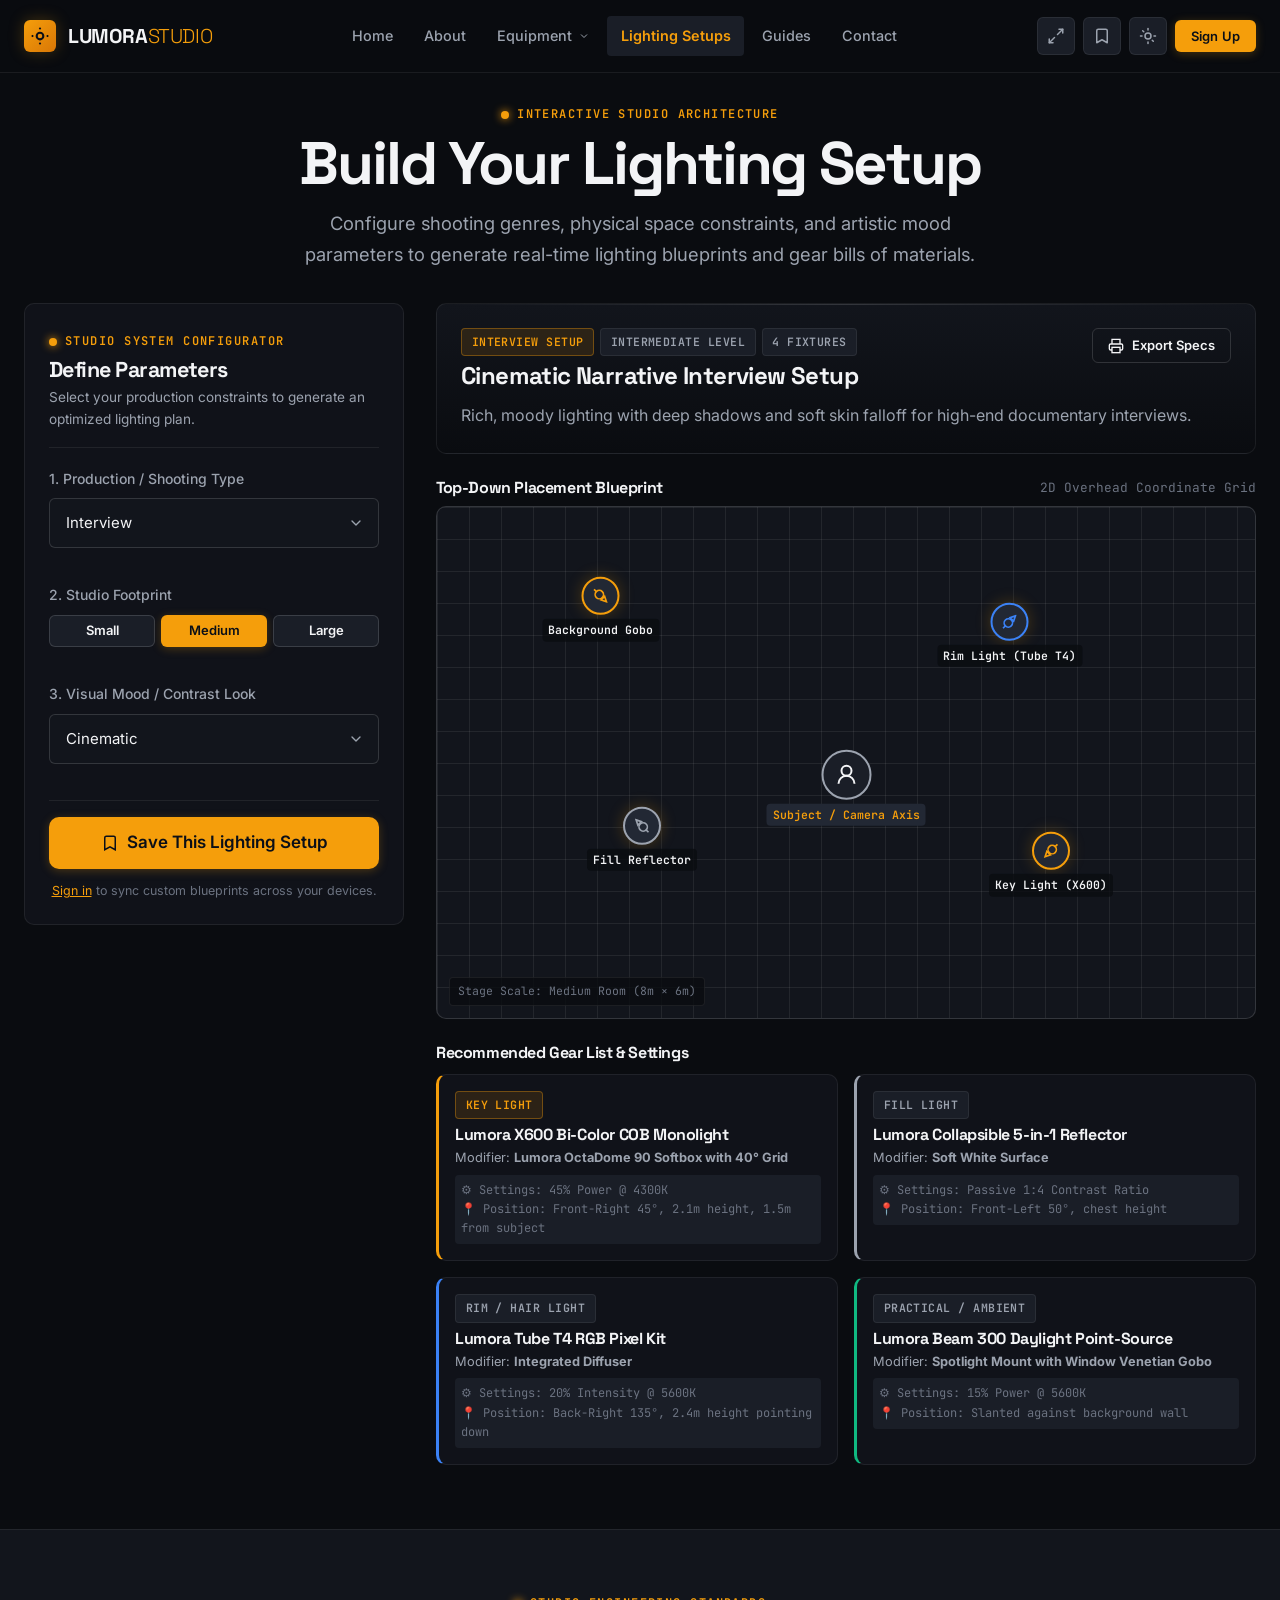
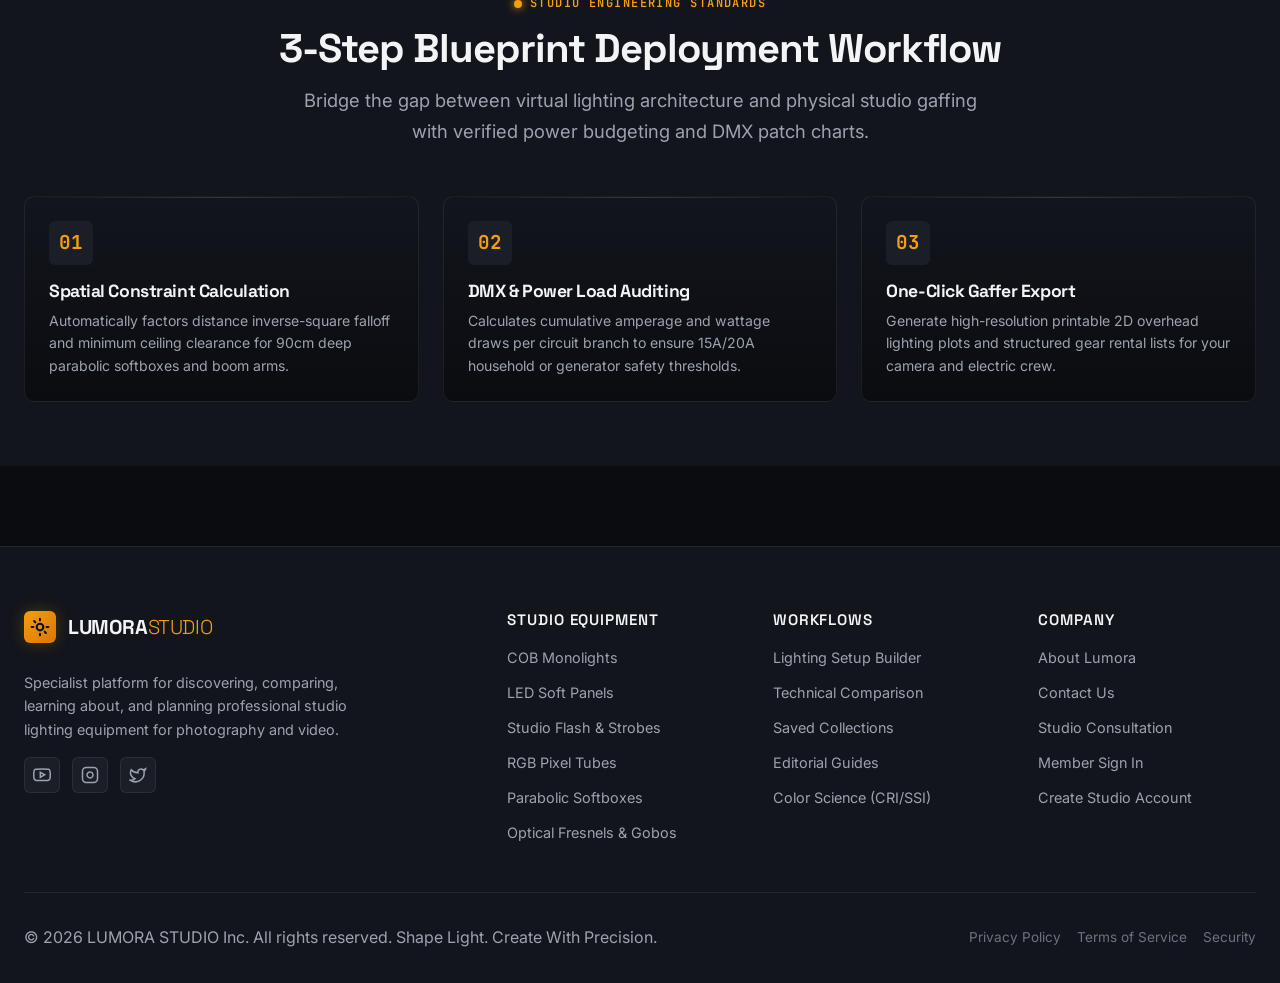
<file: setup-builder.html>
<!DOCTYPE html>
<html lang="en" data-theme="dark">
<head>
  <meta charset="UTF-8">
  <meta name="viewport" content="width=device-width, initial-scale=1.0">
  <title>Lighting Setup Builder & 2D Floorplan Tool — LUMORA STUDIO</title>
  <meta name="description" content="Design, calculate, and save professional multi-point studio lighting configurations. Generate 2D overhead placement diagrams and equipment bills of materials.">
  
  <link rel="icon" type="image/svg+xml" href="assets/images/favicon.svg">
  <link rel="stylesheet" href="assets/css/style.css">
  <link rel="stylesheet" href="assets/css/components.css">
  <link rel="stylesheet" href="assets/css/responsive.css">
  <script src="assets/js/theme.js"></script>
</head>
<body>

  <!-- ==========================================================================
       MANDATORY NAVBAR
       ========================================================================== -->
  <header class="site-header" id="site-header">
    <div class="container navbar-container">
      <a href="index.html" class="brand-logo" aria-label="LUMORA STUDIO Home">
        <span class="brand-icon">
          <svg width="20" height="20" viewBox="0 0 24 24" fill="none" stroke="currentColor" stroke-width="2.5"><circle cx="12" cy="12" r="4"/><path d="M12 2v2"/><path d="M12 20v2"/><path d="M2 12h2"/><path d="M20 12h2"/></svg>
        </span>
        <span>LUMORA<span style="color: var(--accent); font-weight: 300;">STUDIO</span></span>
      </a>

      <nav class="nav-menu" aria-label="Main Navigation">
        <div class="nav-item"><a href="index.html" class="nav-link">Home</a></div>
        <div class="nav-item"><a href="about.html" class="nav-link">About</a></div>
        <div class="nav-item">
          <a href="equipment.html" class="nav-link" id="nav-equipment-trigger" aria-haspopup="true">
            Equipment
            <svg class="caret" width="12" height="12" viewBox="0 0 24 24" fill="none" stroke="currentColor" stroke-width="2"><path d="m6 9 6 6 6-6"/></svg>
          </a>
          <div class="dropdown-menu" aria-label="Equipment Submenu">
            <div class="megamenu-grid">
              <a href="equipment.html?category=cob" class="dropdown-item">
                <div class="dropdown-item-icon"><svg width="18" height="18" viewBox="0 0 24 24" fill="none" stroke="currentColor" stroke-width="2"><circle cx="12" cy="12" r="5"/><line x1="12" y1="1" x2="12" y2="3"/><line x1="12" y1="21" x2="12" y2="23"/></svg></div>
                <div class="dropdown-item-content"><h4>COB Lights</h4><p>Continuous LED monolights 300W–1200W</p></div>
              </a>
              <a href="equipment.html?category=led" class="dropdown-item">
                <div class="dropdown-item-icon"><svg width="18" height="18" viewBox="0 0 24 24" fill="none" stroke="currentColor" stroke-width="2"><rect x="3" y="3" width="18" height="18" rx="2"/></svg></div>
                <div class="dropdown-item-content"><h4>LED Panels & Mats</h4><p>Flexible mats and 1x1 broadcast panels</p></div>
              </a>
              <a href="equipment.html?category=strobe" class="dropdown-item">
                <div class="dropdown-item-icon"><svg width="18" height="18" viewBox="0 0 24 24" fill="none" stroke="currentColor" stroke-width="2"><polygon points="13 2 3 14 12 14 11 22 21 10 12 10 13 2"/></svg></div>
                <div class="dropdown-item-content"><h4>Strobes & Flash Heads</h4><p>High-speed sync 1/8000s TTL monolights</p></div>
              </a>
              <a href="equipment.html?category=continuous" class="dropdown-item">
                <div class="dropdown-item-icon"><svg width="18" height="18" viewBox="0 0 24 24" fill="none" stroke="currentColor" stroke-width="2"><rect x="2" y="6" width="20" height="12" rx="2"/></svg></div>
                <div class="dropdown-item-content"><h4>Continuous RGB Tubes</h4><p>Pixel-mapped wireless cinema tubes</p></div>
              </a>
              <a href="equipment.html?category=softboxes" class="dropdown-item">
                <div class="dropdown-item-icon"><svg width="18" height="18" viewBox="0 0 24 24" fill="none" stroke="currentColor" stroke-width="2"><circle cx="12" cy="12" r="10"/></svg></div>
                <div class="dropdown-item-content"><h4>Softboxes & Domes</h4><p>Parabolic octas and omni lanterns</p></div>
              </a>
              <a href="equipment.html?category=modifier" class="dropdown-item">
                <div class="dropdown-item-icon"><svg width="18" height="18" viewBox="0 0 24 24" fill="none" stroke="currentColor" stroke-width="2"><circle cx="12" cy="12" r="3"/></svg></div>
                <div class="dropdown-item-content"><h4>Light Modifiers & Fresnels</h4><p>Optical spotlight mounts & glass Fresnels</p></div>
              </a>
            </div>
            <div class="dropdown-footer">
              <span style="font-size: 0.8rem; color: var(--text-muted);">Bowens S-Mount Standard Ecosystem</span>
              <a href="equipment.html" style="font-size: 0.85rem; font-weight: 600; color: var(--accent);">View All Equipment →</a>
            </div>
          </div>
        </div>
        <div class="nav-item">
          <a href="setup-builder.html" class="nav-link active">Lighting Setups</a>
        </div>
        <div class="nav-item"><a href="guides.html" class="nav-link">Guides</a></div>
        <div class="nav-item"><a href="contact.html" class="nav-link">Contact</a></div>
      </nav>

      <!-- Right Navbar Actions -->
      <div class="navbar-actions">
        <!-- Compare Icon Button -->
        <a href="compare.html" class="nav-icon-btn" aria-label="Compare Equipment" title="Compare Equipment">
          <svg width="18" height="18" viewBox="0 0 24 24" fill="none" stroke="currentColor" stroke-width="2" stroke-linecap="round" stroke-linejoin="round">
            <path d="M16 3h5v5"/><path d="M8 21H3v-5"/><path d="M21 3l-7 7"/><path d="M3 21l7-7"/>
          </svg>
          <span class="nav-badge-count compare-count-badge" style="display: none;">0</span>
        </a>

        <!-- Saved Icon Button -->
        <a href="saved.html" class="nav-icon-btn" aria-label="Saved Equipment & Blueprints" title="Saved Collection">
          <svg width="18" height="18" viewBox="0 0 24 24" fill="none" stroke="currentColor" stroke-width="2" stroke-linecap="round" stroke-linejoin="round">
            <path d="m19 21-7-4-7 4V5a2 2 0 0 1 2-2h10a2 2 0 0 1 2 2v16z"/>
          </svg>
          <span class="nav-badge-count saved-count-badge" style="display: none;">0</span>
        </a>

        <!-- Theme Switcher -->
        <button type="button" class="theme-toggle-btn" aria-label="Toggle light/dark theme" title="Toggle Theme">
          <svg width="18" height="18" viewBox="0 0 24 24" fill="none" stroke="currentColor" stroke-width="2" stroke-linecap="round" stroke-linejoin="round">
            <circle cx="12" cy="12" r="4"/><path d="M12 2v2"/><path d="M12 20v2"/><path d="m4.93 4.93 1.41 1.41"/><path d="m17.66 17.66 1.41 1.41"/><path d="M2 12h2"/><path d="M20 12h2"/>
          </svg>
        </button>

        <!-- Sign Up Button -->
        <a href="signup.html" class="btn btn-primary btn-sm nav-signup-btn">Sign Up</a>

        <!-- Mobile Hamburger Toggle -->
        <button type="button" class="mobile-nav-toggle" aria-label="Open mobile navigation menu">
          <svg width="22" height="22" viewBox="0 0 24 24" fill="none" stroke="currentColor" stroke-width="2">
            <line x1="3" y1="12" x2="21" y2="12"/><line x1="3" y1="6" x2="21" y2="6"/><line x1="3" y1="18" x2="21" y2="18"/>
          </svg>
        </button>
      </div>
    </div>
  </header>

  <!-- Mobile Drawer -->
  <div class="mobile-drawer-overlay" id="mobile-drawer-overlay"></div>
  <aside class="mobile-drawer" id="mobile-nav-drawer" aria-label="Mobile Navigation">
    <div class="mobile-drawer-header">
      <div class="brand-logo">
        <span class="brand-icon">
          <svg width="20" height="20" viewBox="0 0 24 24" fill="none" stroke="currentColor" stroke-width="2.5" stroke-linecap="round" stroke-linejoin="round">
            <circle cx="12" cy="12" r="4"/><path d="M12 2v2"/><path d="M12 20v2"/><path d="m4.93 4.93 1.41 1.41"/><path d="m17.66 17.66 1.41 1.41"/><path d="M2 12h2"/><path d="M20 12h2"/>
          </svg>
        </span>
        <span>LUMORA<span style="color: var(--accent); font-weight: 300;">STUDIO</span></span>
      </div>
      <button type="button" class="btn-icon" id="mobile-drawer-close" aria-label="Close menu">✕</button>
    </div>

    <!-- Same Menus as Navbar -->
    <div class="mobile-drawer-links">
      <a href="index.html" class="mobile-nav-link">Home</a>
      <a href="about.html" class="mobile-nav-link">About</a>
      
      <!-- Mobile Accordion for Equipment -->
      <div>
        <a href="equipment.html" class="mobile-nav-link" id="mobile-equipment-accordion-btn">
          <span>Equipment</span>
          <svg class="caret" width="14" height="14" viewBox="0 0 24 24" fill="none" stroke="currentColor" stroke-width="2"><path d="m6 9 6 6 6-6"/></svg>
        </a>
        <div class="mobile-accordion-content" id="mobile-equipment-accordion">
          <a href="equipment.html?category=cob" class="mobile-accordion-link">LED & COB Lights</a>
          <a href="equipment.html?category=led" class="mobile-accordion-link">LED Panels & Mats</a>
          <a href="equipment.html?category=strobe" class="mobile-accordion-link">Strobes & Monolights</a>
          <a href="equipment.html?category=continuous" class="mobile-accordion-link">RGB Continuous Tubes</a>
          <a href="equipment.html?category=softboxes" class="mobile-accordion-link">Softboxes & Modifiers</a>
          <a href="equipment.html?category=modifier" class="mobile-accordion-link">Optical Fresnels & Gobos</a>
          <a href="equipment.html" class="mobile-accordion-link" style="color: var(--accent); font-weight: 600;">All Equipment →</a>
        </div>
      </div>

      <a href="setup-builder.html" class="mobile-nav-link active">Lighting Setups</a>
      <a href="guides.html" class="mobile-nav-link">Guides</a>
      <a href="contact.html" class="mobile-nav-link">Contact</a>
    </div>

    <!-- Same Buttons Moved into Mobile Drawer -->
    <div class="mobile-drawer-footer">
      <div class="mobile-drawer-icon-row">
        <a href="compare.html" class="nav-icon-btn" aria-label="Compare Equipment" title="Compare Equipment">
          <svg width="18" height="18" viewBox="0 0 24 24" fill="none" stroke="currentColor" stroke-width="2" stroke-linecap="round" stroke-linejoin="round">
            <path d="M16 3h5v5"/><path d="M8 21H3v-5"/><path d="M21 3l-7 7"/><path d="M3 21l7-7"/>
          </svg>
          <span class="nav-badge-count compare-count-badge" style="display: none;">0</span>
        </a>
        <a href="saved.html" class="nav-icon-btn" aria-label="Saved Equipment & Blueprints" title="Saved Collection">
          <svg width="18" height="18" viewBox="0 0 24 24" fill="none" stroke="currentColor" stroke-width="2" stroke-linecap="round" stroke-linejoin="round">
            <path d="m19 21-7-4-7 4V5a2 2 0 0 1 2-2h10a2 2 0 0 1 2 2v16z"/>
          </svg>
          <span class="nav-badge-count saved-count-badge" style="display: none;">0</span>
        </a>
        <button type="button" class="theme-toggle-btn" aria-label="Toggle light/dark theme" title="Toggle Theme">
          <svg width="18" height="18" viewBox="0 0 24 24" fill="none" stroke="currentColor" stroke-width="2" stroke-linecap="round" stroke-linejoin="round">
            <circle cx="12" cy="12" r="4"/><path d="M12 2v2"/><path d="M12 20v2"/><path d="m4.93 4.93 1.41 1.41"/><path d="m17.66 17.66 1.41 1.41"/><path d="M2 12h2"/><path d="M20 12h2"/>
          </svg>
        </button>
      </div>
      <a href="signup.html" class="btn btn-primary" style="width: 100%; text-align: center; justify-content: center;">Sign Up</a>
    </div>
  </aside>

  <!-- ==========================================================================
       SETUP BUILDER WORKFLOW
       ========================================================================== -->
  <main class="section" style="padding-top: var(--space-8);">
    <div class="container">
      
      <!-- Center Aligned Hero Header -->
      <div class="hero-header-center">
        <span class="eyebrow">Interactive Studio Architecture</span>
        <h1>Build Your Lighting Setup</h1>
        <p class="lead">
          Configure shooting genres, physical space constraints, and artistic mood parameters to generate real-time lighting blueprints and gear bills of materials.
        </p>
      </div>

      <!-- Root for dynamic interactive builder -->
      <div id="setup-builder-root">
        <!-- Rendered by assets/js/setup-builder.js -->
      </div>

    </div>

    <!-- Studio Blueprint Rigging & Technical Workflow Standards -->
    <section class="section bg-subtle" style="border-top: 1px solid var(--border-subtle); margin-top: var(--space-16); padding-top: var(--space-16); padding-bottom: var(--space-16);">
      <div class="container">
        <div class="section-header text-center">
          <span class="eyebrow">Studio Engineering Standards</span>
          <h2>3-Step Blueprint Deployment Workflow</h2>
          <p class="lead" style="max-width: 680px; margin-inline: auto;">
            Bridge the gap between virtual lighting architecture and physical studio gaffing with verified power budgeting and DMX patch charts.
          </p>
        </div>

        <div class="grid grid-3" style="gap: var(--space-6); margin-top: var(--space-8);">
          <div class="card card-tech" style="padding: var(--space-6);">
            <div style="width: 44px; height: 44px; border-radius: var(--radius-sm); background: var(--bg-tertiary); display: flex; align-items: center; justify-content: center; color: var(--accent); font-family: var(--font-mono); font-weight: 700; font-size: 1.2rem; margin-bottom: var(--space-4);">
              01
            </div>
            <h4 style="font-size: 1.1rem; margin-bottom: 8px;">Spatial Constraint Calculation</h4>
            <p style="font-size: 0.88rem; color: var(--text-secondary); line-height: 1.6;">
              Automatically factors distance inverse-square falloff and minimum ceiling clearance for 90cm deep parabolic softboxes and boom arms.
            </p>
          </div>

          <div class="card card-tech" style="padding: var(--space-6);">
            <div style="width: 44px; height: 44px; border-radius: var(--radius-sm); background: var(--bg-tertiary); display: flex; align-items: center; justify-content: center; color: var(--accent); font-family: var(--font-mono); font-weight: 700; font-size: 1.2rem; margin-bottom: var(--space-4);">
              02
            </div>
            <h4 style="font-size: 1.1rem; margin-bottom: 8px;">DMX & Power Load Auditing</h4>
            <p style="font-size: 0.88rem; color: var(--text-secondary); line-height: 1.6;">
              Calculates cumulative amperage and wattage draws per circuit branch to ensure 15A/20A household or generator safety thresholds.
            </p>
          </div>

          <div class="card card-tech" style="padding: var(--space-6);">
            <div style="width: 44px; height: 44px; border-radius: var(--radius-sm); background: var(--bg-tertiary); display: flex; align-items: center; justify-content: center; color: var(--accent); font-family: var(--font-mono); font-weight: 700; font-size: 1.2rem; margin-bottom: var(--space-4);">
              03
            </div>
            <h4 style="font-size: 1.1rem; margin-bottom: 8px;">One-Click Gaffer Export</h4>
            <p style="font-size: 0.88rem; color: var(--text-secondary); line-height: 1.6;">
              Generate high-resolution printable 2D overhead lighting plots and structured gear rental lists for your camera and electric crew.
            </p>
          </div>
        </div>
      </div>
    </section>
  </main>

  <!-- ==========================================================================
       SITE FOOTER
       ========================================================================== -->
  <footer class="site-footer">
    <div class="container">
      <div class="footer-top">
        
        <!-- Brand Info -->
        <div class="footer-brand">
          <a href="index.html" class="brand-logo" aria-label="LUMORA STUDIO Home">
            <span class="brand-icon">
              <svg width="20" height="20" viewBox="0 0 24 24" fill="none" stroke="currentColor" stroke-width="2.5" stroke-linecap="round" stroke-linejoin="round">
                <circle cx="12" cy="12" r="4"/>
                <path d="M12 2v2"/>
                <path d="M12 20v2"/>
                <path d="m4.93 4.93 1.41 1.41"/>
                <path d="m17.66 17.66 1.41 1.41"/>
                <path d="M2 12h2"/>
                <path d="M20 12h2"/>
              </svg>
            </span>
            <span>LUMORA<span style="color: var(--accent); font-weight: 300;">STUDIO</span></span>
          </a>
          <p style="font-size: 0.9rem; color: var(--text-secondary); line-height: 1.6; margin-top: var(--space-3);">
            Specialist platform for discovering, comparing, learning about, and planning professional studio lighting equipment for photography and video.
          </p>
          <div class="footer-socials">
            <a href="coming-soon.html" aria-label="YouTube"><svg width="18" height="18" viewBox="0 0 24 24" fill="none" stroke="currentColor" stroke-width="2"><path d="M22.54 6.42a2.78 2.78 0 0 0-1.94-2C18.88 4 12 4 12 4s-6.88 0-8.6.46a2.78 2.78 0 0 0-1.94 2A29 29 0 0 0 1 11.75a29 29 0 0 0 .46 5.33A2.78 2.78 0 0 0 3.4 19c1.72.46 8.6.46 8.6.46s6.88 0 8.6-.46a2.78 2.78 0 0 0 1.94-2 29 29 0 0 0 .46-5.25 29 29 0 0 0-.46-5.33z"/><polygon points="9.75 15.02 15.5 11.75 9.75 8.48 9.75 15.02"/></svg></a>
            <a href="coming-soon.html" aria-label="Instagram"><svg width="18" height="18" viewBox="0 0 24 24" fill="none" stroke="currentColor" stroke-width="2"><rect x="2" y="2" width="20" height="20" rx="5" ry="5"/><path d="M16 11.37A4 4 0 1 1 12.63 8 4 4 0 0 1 16 11.37z"/><line x1="17.5" y1="6.5" x2="17.51" y2="6.5"/></svg></a>
            <a href="coming-soon.html" aria-label="Twitter"><svg width="18" height="18" viewBox="0 0 24 24" fill="none" stroke="currentColor" stroke-width="2"><path d="M22 4s-.7 2.1-2 3.4c1.6 10-9.4 17.3-18 11.6 2.2.1 4.4-.6 6-2C3 15.5.5 9.6 3 5c2.2 2.6 5.6 4.1 9 4-.9-4.2 4-6.6 7-3.8 1.1 0 3-1.2 3-1.2z"/></svg></a>
          </div>
        </div>

        <!-- Equipment Column -->
        <div>
          <h4 class="footer-col-title">Studio Equipment</h4>
          <div class="footer-links">
            <a href="equipment.html?category=cob">COB Monolights</a>
            <a href="equipment.html?category=led">LED Soft Panels</a>
            <a href="equipment.html?category=strobe">Studio Flash & Strobes</a>
            <a href="equipment.html?category=continuous">RGB Pixel Tubes</a>
            <a href="equipment.html?category=softboxes">Parabolic Softboxes</a>
            <a href="equipment.html?category=modifier">Optical Fresnels & Gobos</a>
          </div>
        </div>

        <!-- Workflow Column -->
        <div>
          <h4 class="footer-col-title">Workflows</h4>
          <div class="footer-links">
            <a href="setup-builder.html">Lighting Setup Builder</a>
            <a href="compare.html">Technical Comparison</a>
            <a href="saved.html">Saved Collections</a>
            <a href="guides.html">Editorial Guides</a>
            <a href="guides.html">Color Science (CRI/SSI)</a>
          </div>
        </div>

        <!-- Lumora Studio Column -->
        <div>
          <h4 class="footer-col-title">Company</h4>
          <div class="footer-links">
            <a href="about.html">About Lumora</a>
            <a href="contact.html">Contact Us</a>
            <a href="contact.html">Studio Consultation</a>
            <a href="login.html">Member Sign In</a>
            <a href="signup.html">Create Studio Account</a>
          </div>
        </div>

      </div>

      <div class="footer-bottom">
        <p>© 2026 LUMORA STUDIO Inc. All rights reserved. Shape Light. Create With Precision.</p>
        <div style="display: flex; gap: var(--space-4);">
          <a href="about.html" style="color: var(--text-muted);">Privacy Policy</a>
          <a href="about.html" style="color: var(--text-muted);">Terms of Service</a>
          <a href="contact.html" style="color: var(--text-muted);">Security</a>
        </div>
      </div>
    </div>
  </footer>

  <script src="assets/js/data.js"></script>
  <script src="assets/js/bookmarks.js"></script>
  <script src="assets/js/compare.js"></script>
  <script src="assets/js/search.js"></script>
  <script src="assets/js/auth.js"></script>
  <script src="assets/js/setup-builder.js"></script>
  <script src="assets/js/main.js"></script>

  <!-- Back to Top Floating Button -->
  <button type="button" class="back-to-top-btn" id="back-to-top-btn" aria-label="Back to top" title="Back to top">
    <svg width="20" height="20" viewBox="0 0 24 24" fill="none" stroke="currentColor" stroke-width="2.5" stroke-linecap="round" stroke-linejoin="round">
      <path d="M18 15l-6-6-6 6"/>
    </svg>
  </button>
</body>
</html>
</file>
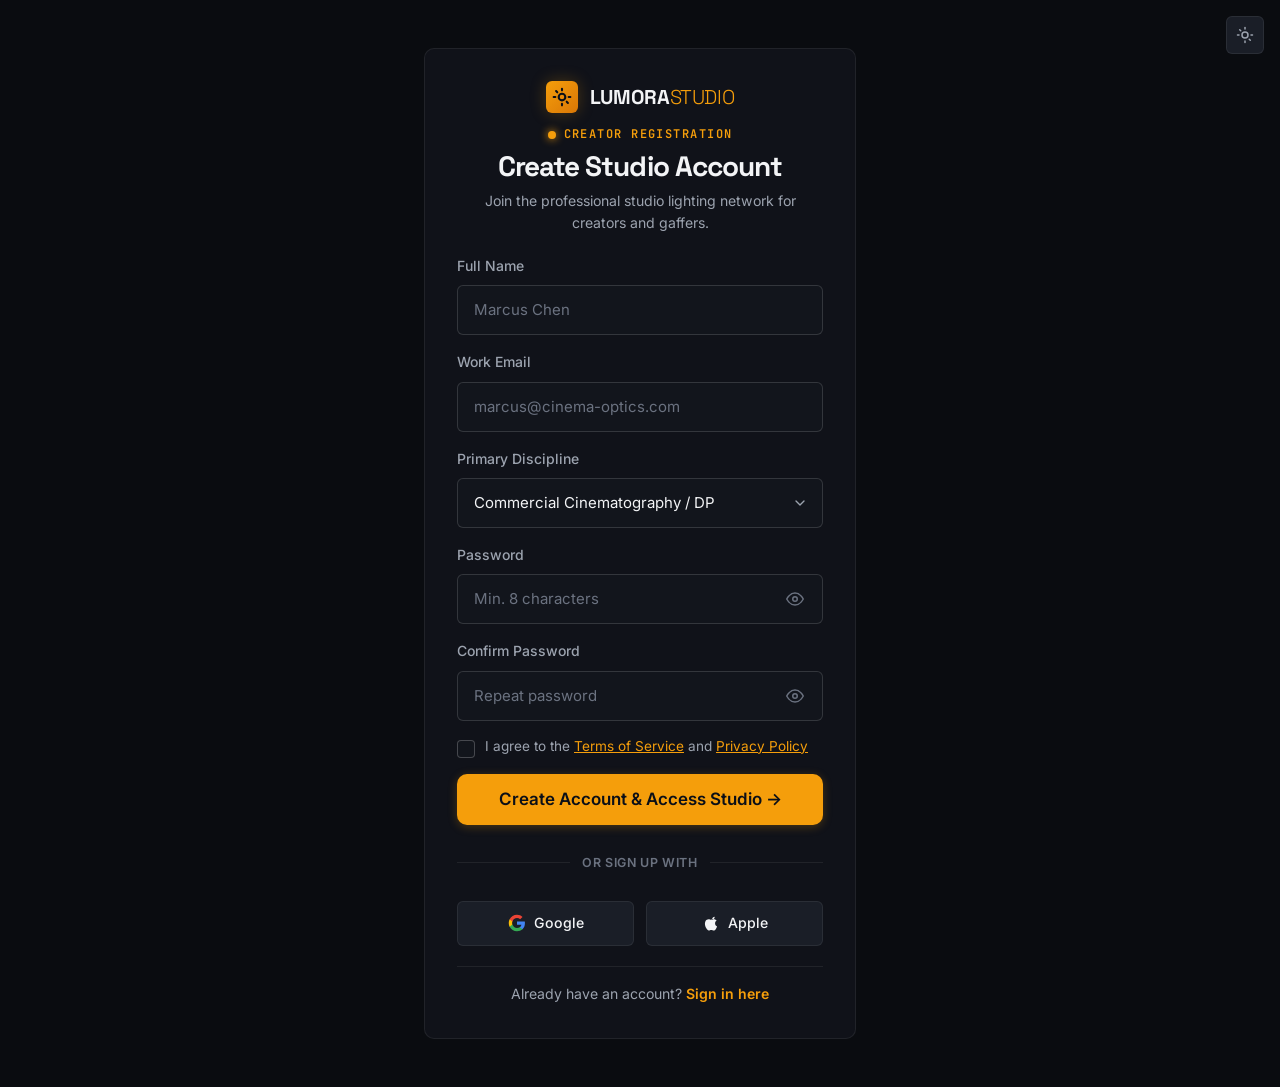
<file: signup.html>
<!DOCTYPE html>
<html lang="en" data-theme="dark">

<head>
  <meta charset="UTF-8">
  <meta name="viewport" content="width=device-width, initial-scale=1.0">
  <title>Create Studio Account — LUMORA STUDIO</title>
  <meta name="description"
    content="Register your Lumora Studio profile to save custom lighting setups, export technical blueprints, and receive curated equipment firmware updates.">

  <link rel="icon" type="image/svg+xml" href="assets/images/favicon.svg">
  <link rel="stylesheet" href="assets/css/style.css">
  <link rel="stylesheet" href="assets/css/components.css">
  <link rel="stylesheet" href="assets/css/responsive.css">
  <script src="assets/js/theme.js"></script>
</head>

<body style="min-height: 100vh; display: flex; flex-direction: column; position: relative;">

  <!-- Fixed Top-Right Theme Toggle -->
  <div class="auth-top-bar">
    <button type="button" class="theme-toggle-btn" aria-label="Toggle light/dark theme" title="Toggle Theme">
      <svg width="18" height="18" viewBox="0 0 24 24" fill="none" stroke="currentColor" stroke-width="2" stroke-linecap="round" stroke-linejoin="round">
        <circle cx="12" cy="12" r="4"/><path d="M12 2v2"/><path d="M12 20v2"/><path d="m4.93 4.93 1.41 1.41"/><path d="m17.66 17.66 1.41 1.41"/><path d="M2 12h2"/><path d="M20 12h2"/>
      </svg>
    </button>
  </div>

  <!-- Main Auth Container -->
  <main class="section"
    style="flex-grow: 1; display: flex; align-items: center; justify-content: center; padding-block: var(--space-12);">
    <div class="container container-narrow" style="max-width: 480px;">

      <div class="card auth-card"
        style="padding: var(--space-8); display: flex; flex-direction: column; gap: var(--space-5);">
        
        <!-- Brand Logo inside top center of the box -->
        <div style="text-align: center; display: flex; flex-direction: column; align-items: center;">
          <a href="index.html" class="brand-logo" style="margin-bottom: var(--space-3);" aria-label="LUMORA STUDIO Home">
            <span class="brand-icon">
              <svg width="20" height="20" viewBox="0 0 24 24" fill="none" stroke="currentColor" stroke-width="2.5" stroke-linecap="round" stroke-linejoin="round">
                <circle cx="12" cy="12" r="4"/>
                <path d="M12 2v2"/>
                <path d="M12 20v2"/>
                <path d="m4.93 4.93 1.41 1.41"/>
                <path d="m17.66 17.66 1.41 1.41"/>
                <path d="M2 12h2"/>
                <path d="M20 12h2"/>
              </svg>
            </span>
            <span>LUMORA<span style="color: var(--accent); font-weight: 300;">STUDIO</span></span>
          </a>
          <span class="eyebrow" style="justify-content: center;">Creator Registration</span>
          <h1 style="font-size: 1.75rem; margin-top: 6px; margin-bottom: 6px;">Create Studio Account</h1>
          <p style="font-size: 0.88rem; color: var(--text-secondary);">
            Join the professional studio lighting network for creators and gaffers.
          </p>
        </div>

        <form id="signup-form">
          <div class="form-group">
            <label class="form-label" for="signup-name">Full Name</label>
            <input type="text" class="form-input" id="signup-name" placeholder="Marcus Chen" required>
          </div>

          <div class="form-group">
            <label class="form-label" for="signup-email">Work Email</label>
            <input type="email" class="form-input" id="signup-email" placeholder="marcus@cinema-optics.com" required>
          </div>

          <div class="form-group">
            <label class="form-label" for="signup-discipline">Primary Discipline</label>
            <select class="form-select" id="signup-discipline">
              <option value="Commercial Cinematography">Commercial Cinematography / DP</option>
              <option value="Editorial Portrait Photography">Editorial Portrait Photography</option>
              <option value="Studio Gaffer & Lighting Tech">Studio Gaffer & Lighting Technician</option>
              <option value="High-End E-Commerce & Product">High-End E-Commerce & Product</option>
              <option value="YouTube & Content Creator">YouTube & Content Creator</option>
            </select>
          </div>

          <div class="form-group">
            <label class="form-label" for="signup-password">Password</label>
            <div class="password-input-group">
              <input type="password" class="form-input" id="signup-password" placeholder="Min. 8 characters" minlength="8" required autocomplete="new-password">
              <button type="button" class="password-toggle-btn" aria-label="Toggle password visibility" title="Show/Hide password" tabindex="-1">
                <svg class="eye-icon-show" width="18" height="18" viewBox="0 0 24 24" fill="none" stroke="currentColor" stroke-width="2" stroke-linecap="round" stroke-linejoin="round"><path d="M1 12s4-8 11-8 11 8 11 8-4 8-11 8-11-8-11-8z"/><circle cx="12" cy="12" r="3"/></svg>
                <svg class="eye-icon-hide" width="18" height="18" viewBox="0 0 24 24" fill="none" stroke="currentColor" stroke-width="2" stroke-linecap="round" stroke-linejoin="round" style="display: none;"><path d="M17.94 17.94A10.07 10.07 0 0 1 12 20c-7 0-11-8-11-8a18.45 18.45 0 0 1 5.06-5.94M9.9 4.24A9.12 9.12 0 0 1 12 4c7 0 11 8 11 8a18.5 18.5 0 0 1-2.16 3.19m-6.72-1.07a3 3 0 1 1-4.24-4.24"/><line x1="1" y1="1" x2="23" y2="23"/></svg>
              </button>
            </div>
          </div>

          <div class="form-group">
            <label class="form-label" for="signup-confirm">Confirm Password</label>
            <div class="password-input-group">
              <input type="password" class="form-input" id="signup-confirm" placeholder="Repeat password" required autocomplete="new-password">
              <button type="button" class="password-toggle-btn" aria-label="Toggle password visibility" title="Show/Hide password" tabindex="-1">
                <svg class="eye-icon-show" width="18" height="18" viewBox="0 0 24 24" fill="none" stroke="currentColor" stroke-width="2" stroke-linecap="round" stroke-linejoin="round"><path d="M1 12s4-8 11-8 11 8 11 8-4 8-11 8-11-8-11-8z"/><circle cx="12" cy="12" r="3"/></svg>
                <svg class="eye-icon-hide" width="18" height="18" viewBox="0 0 24 24" fill="none" stroke="currentColor" stroke-width="2" stroke-linecap="round" stroke-linejoin="round" style="display: none;"><path d="M17.94 17.94A10.07 10.07 0 0 1 12 20c-7 0-11-8-11-8a18.45 18.45 0 0 1 5.06-5.94M9.9 4.24A9.12 9.12 0 0 1 12 4c7 0 11 8 11 8a18.5 18.5 0 0 1-2.16 3.19m-6.72-1.07a3 3 0 1 1-4.24-4.24"/><line x1="1" y1="1" x2="23" y2="23"/></svg>
              </button>
            </div>
          </div>

          <!-- Terms and Conditions Tickbox -->
          <div class="form-group" style="margin-top: 4px; margin-bottom: var(--space-4);">
            <label class="form-checkbox" style="align-items: flex-start; gap: 10px;">
              <input type="checkbox" id="signup-terms" required style="margin-top: 3px;">
              <span style="font-size: 0.85rem; color: var(--text-secondary); line-height: 1.4;">
                I agree to the <a href="about.html" style="color: var(--accent); text-decoration: underline;">Terms of Service</a> and <a href="about.html" style="color: var(--accent); text-decoration: underline;">Privacy Policy</a>
              </span>
            </label>
          </div>

          <button type="submit" class="btn btn-primary btn-lg" style="width: 100%;">
            Create Account & Access Studio →
          </button>
        </form>

        <!-- Social Login Divider -->
        <div style="display: flex; align-items: center; margin-block: var(--space-2); color: var(--text-muted); font-size: 0.78rem;">
          <span style="flex: 1; height: 1px; background: var(--border-subtle);"></span>
          <span style="padding-inline: var(--space-3); text-transform: uppercase; font-weight: 600; letter-spacing: 0.05em;">Or sign up with</span>
          <span style="flex: 1; height: 1px; background: var(--border-subtle);"></span>
        </div>

        <!-- Social Icons Google and Apple in bottom -->
        <div class="auth-social-buttons">
          <button type="button" class="auth-social-btn" id="google-signup-btn">
            <svg width="18" height="18" viewBox="0 0 24 24">
              <path fill="#4285F4" d="M22.56 12.25c0-.78-.07-1.53-.2-2.25H12v4.26h5.92c-.26 1.37-1.04 2.53-2.21 3.31v2.77h3.57c2.08-1.92 3.28-4.74 3.28-8.09z"/>
              <path fill="#34A853" d="M12 23c2.97 0 5.46-.98 7.28-2.66l-3.57-2.77c-.98.66-2.23 1.06-3.71 1.06-2.86 0-5.29-1.93-6.16-4.53H2.18v2.84C3.99 20.53 7.7 23 12 23z"/>
              <path fill="#FBBC05" d="M5.84 14.09c-.22-.66-.35-1.36-.35-2.09s.13-1.43.35-2.09V7.06H2.18C1.43 8.55 1 10.22 1 12s.43 3.45 1.18 4.94l2.85-2.22.81-.63z"/>
              <path fill="#EA4335" d="M12 5.38c1.62 0 3.06.56 4.21 1.64l3.15-3.15C17.45 2.09 14.97 1 12 1 7.7 1 3.99 3.47 2.18 7.06l3.66 2.84c.87-2.6 3.3-4.52 6.16-4.52z"/>
            </svg>
            <span>Google</span>
          </button>
          
          <button type="button" class="auth-social-btn" id="apple-signup-btn">
            <svg width="18" height="18" viewBox="0 0 24 24" fill="currentColor">
              <path d="M18.71 19.5c-.83 1.24-1.71 2.45-3.05 2.47-1.34.03-1.77-.79-3.29-.79-1.53 0-2 .77-3.27.82-1.31.05-2.3-1.32-3.14-2.53C4.25 17 2.94 12.45 4.7 9.39c.87-1.52 2.43-2.48 4.12-2.51 1.28-.02 2.5.87 3.29.87.78 0 2.26-1.07 3.81-.91.65.03 2.47.26 3.64 1.98-.09.06-2.17 1.28-2.15 3.81.03 3.02 2.65 4.03 2.68 4.04-.03.07-.42 1.44-1.38 2.83M15.97 6.37c.62-.75 1.04-1.8 0.92-2.85-.9.04-1.99.6-2.63 1.35-.57.65-1.06 1.72-.93 2.74 1.01.08 2.03-.5 2.64-1.24z"/>
            </svg>
            <span>Apple</span>
          </button>
        </div>

        <div style="text-align: center; font-size: 0.88rem; color: var(--text-secondary); border-top: 1px solid var(--border-subtle); padding-top: var(--space-4);">
          Already have an account? <a href="login.html" style="color: var(--accent); font-weight: 600;">Sign in here</a>
        </div>
      </div>

    </div>
  </main>

  <script src="assets/js/data.js"></script>
  <script src="assets/js/auth.js"></script>
  <script src="assets/js/main.js"></script>

  <script>
    document.addEventListener('DOMContentLoaded', () => {
      const form = document.getElementById('signup-form');
      form?.addEventListener('submit', (e) => {
        e.preventDefault();
        const name = document.getElementById('signup-name').value.trim();
        const email = document.getElementById('signup-email').value.trim();
        const pass = document.getElementById('signup-password').value;
        const confirm = document.getElementById('signup-confirm').value;
        const discipline = document.getElementById('signup-discipline').value;
        const terms = document.getElementById('signup-terms')?.checked;

        if (!terms) {
          window.LumoraBookmarks?.showToast('Please agree to the Terms of Service', 'info');
          return;
        }

        if (pass !== confirm) {
          window.LumoraBookmarks?.showToast('Passwords do not match', 'info');
          return;
        }

        window.LumoraAuth?.signup(name, email, pass, discipline);
        setTimeout(() => {
          window.location.href = 'saved.html';
        }, 600);
      });

      // Social mock signups
      document.getElementById('google-signup-btn')?.addEventListener('click', () => {
        window.LumoraAuth?.signup('Google Creator', 'google.user@lumora.studio', 'oauth-pass', 'Commercial Cinematography');
        setTimeout(() => { window.location.href = 'saved.html'; }, 600);
      });

      document.getElementById('apple-signup-btn')?.addEventListener('click', () => {
        window.LumoraAuth?.signup('Apple Creator', 'apple.user@lumora.studio', 'oauth-pass', 'Editorial Portrait Photography');
        setTimeout(() => { window.location.href = 'saved.html'; }, 600);
      });
    });
  </script>

  <!-- Back to Top Floating Button -->
  <button type="button" class="back-to-top-btn" id="back-to-top-btn" aria-label="Back to top" title="Back to top">
    <svg width="20" height="20" viewBox="0 0 24 24" fill="none" stroke="currentColor" stroke-width="2.5" stroke-linecap="round" stroke-linejoin="round">
      <path d="M18 15l-6-6-6 6"/>
    </svg>
  </button>
</body>

</html>
</file>
<file: assets/css/style.css>
/* ==========================================================================
   LUMORA STUDIO — DESIGN SYSTEM & BASE STYLES
   Shape Light. Create With Precision.
   ========================================================================== */

@import url('https://fonts.googleapis.com/css2?family=DM+Sans:ital,opsz,wght@0,9..40,400..700;1,9..40,400..700&family=Inter:wght@300;400;500;600;700&family=Space+Grotesk:wght@500;600;700&family=JetBrains+Mono:wght@400;500;600&display=swap');

:root {
  /* Brand Amber / Tungsten Accent Palette */
  --amber-50: #fffbeb;
  --amber-100: #fef3c7;
  --amber-200: #fde68a;
  --amber-400: #fbbf24;
  --amber-500: #f59e0b;
  --amber-600: #d97706;
  --amber-700: #b45309;
  --amber-glow: rgba(245, 158, 11, 0.25);
  --amber-glow-strong: rgba(245, 158, 11, 0.45);

  /* Color System - Dark Mode Default (Studio Pro Surface) */
  --bg-primary: #0a0c10;
  --bg-secondary: #12151c;
  --bg-tertiary: #1a1e27;
  --bg-elevated: #222834;
  --bg-card: rgba(18, 21, 28, 0.85);
  --bg-card-hover: rgba(28, 33, 44, 0.95);
  --bg-glass: rgba(10, 12, 16, 0.78);
  --bg-glass-card: rgba(22, 26, 35, 0.7);

  --border-subtle: rgba(255, 255, 255, 0.07);
  --border-medium: rgba(255, 255, 255, 0.14);
  --border-strong: rgba(255, 255, 255, 0.22);
  --border-accent: rgba(245, 158, 11, 0.5);

  --text-primary: #f3f4f6;
  --text-secondary: #9ca3af;
  --text-muted: #6b7280;
  --text-inverse: #0b0f17;

  --accent: #f59e0b;
  --accent-hover: #fbbf24;
  --accent-dark: #d97706;
  --accent-bg: rgba(245, 158, 11, 0.12);
  --accent-border: rgba(245, 158, 11, 0.35);

  --status-success: #10b981;
  --status-warning: #f59e0b;
  --status-danger: #ef4444;
  --status-info: #3b82f6;

  /* Typography */
  --font-sans: 'Inter', -apple-system, BlinkMacSystemFont, sans-serif;
  --font-display: 'DM Sans', var(--font-sans);
  --font-mono: 'JetBrains Mono', monospace;
  --font-heading: 'Space Grotesk', var(--font-display);

  /* Spacing */
  --space-1: 0.25rem;
  --space-2: 0.5rem;
  --space-3: 0.75rem;
  --space-4: 1rem;
  --space-5: 1.25rem;
  --space-6: 1.5rem;
  --space-8: 2rem;
  --space-10: 2.5rem;
  --space-12: 3rem;
  --space-16: 4rem;
  --space-20: 5rem;
  --space-24: 6rem;

  /* Radius */
  --radius-xs: 4px;
  --radius-sm: 6px;
  --radius-md: 10px;
  --radius-lg: 14px;
  --radius-xl: 20px;
  --radius-full: 9999px;

  /* Shadows */
  --shadow-sm: 0 2px 4px rgba(0, 0, 0, 0.35);
  --shadow-md: 0 8px 24px rgba(0, 0, 0, 0.45);
  --shadow-lg: 0 16px 40px rgba(0, 0, 0, 0.6);
  --shadow-glow: 0 0 30px var(--amber-glow);

  /* Transitions */
  --transition-fast: 150ms cubic-bezier(0.4, 0, 0.2, 1);
  --transition-normal: 250ms cubic-bezier(0.4, 0, 0.2, 1);
  --transition-slow: 400ms cubic-bezier(0.4, 0, 0.2, 1);

  /* Max Widths */
  --max-width-sm: 640px;
  --max-width-md: 768px;
  --max-width-lg: 1024px;
  --max-width-xl: 1280px;
  --max-width-2xl: 1440px;
}

/* Light Theme Overrides */
[data-theme="light"] {
  --bg-primary: #f8f9fa;
  --bg-secondary: #ffffff;
  --bg-tertiary: #f0f2f5;
  --bg-elevated: #ffffff;
  --bg-card: rgba(255, 255, 255, 0.95);
  --bg-card-hover: #ffffff;
  --bg-glass: rgba(248, 249, 250, 0.88);
  --bg-glass-card: rgba(255, 255, 255, 0.85);

  --border-subtle: rgba(0, 0, 0, 0.08);
  --border-medium: rgba(0, 0, 0, 0.14);
  --border-strong: rgba(0, 0, 0, 0.22);
  --border-accent: rgba(217, 119, 6, 0.45);

  --text-primary: #111827;
  --text-secondary: #4b5563;
  --text-muted: #6b7280;
  --text-inverse: #ffffff;

  --accent: #d97706;
  --accent-hover: #b45309;
  --accent-dark: #92400e;
  --accent-bg: rgba(217, 119, 6, 0.09);
  --accent-border: rgba(217, 119, 6, 0.3);

  --shadow-sm: 0 1px 3px rgba(0, 0, 0, 0.06), 0 1px 2px rgba(0, 0, 0, 0.04);
  --shadow-md: 0 4px 16px rgba(0, 0, 0, 0.08);
  --shadow-lg: 0 12px 32px rgba(0, 0, 0, 0.12);
  --shadow-glow: 0 0 25px rgba(217, 119, 6, 0.18);
}

/* ==========================================================================
   CSS RESET & BASE
   ========================================================================== */
*, *::before, *::after {
  box-sizing: border-box;
  margin: 0;
  padding: 0;
}

html {
  font-family: var(--font-sans);
  font-size: 16px;
  line-height: 1.6;
  color: var(--text-primary);
  background-color: var(--bg-primary);
  scroll-behavior: smooth;
  -webkit-text-size-adjust: 100%;
  -webkit-font-smoothing: antialiased;
  -moz-osx-font-smoothing: grayscale;
}

body {
  min-height: 100vh;
  display: flex;
  flex-direction: column;
  overflow-x: hidden;
  background-color: var(--bg-primary);
  color: var(--text-primary);
  transition: background-color var(--transition-normal), color var(--transition-normal);
}

img, svg, video {
  display: block;
  max-width: 100%;
  height: auto;
}

a {
  color: inherit;
  text-decoration: none;
  transition: color var(--transition-fast), border-color var(--transition-fast), opacity var(--transition-fast), transform var(--transition-fast);
}

a:hover {
  color: var(--accent);
}

button, input, select, textarea {
  font: inherit;
  color: inherit;
  background: none;
  border: none;
  outline: none;
}

button {
  cursor: pointer;
  user-select: none;
}

ul, ol {
  list-style: none;
}

table {
  border-collapse: collapse;
  width: 100%;
}

/* Focus styles */
:focus-visible {
  outline: 2px solid var(--accent);
  outline-offset: 3px;
  border-radius: var(--radius-xs);
}

/* ==========================================================================
   TYPOGRAPHY
   ========================================================================== */
h1, h2, h3, h4, h5, h6 {
  font-family: var(--font-heading);
  font-weight: 700;
  line-height: 1.2;
  letter-spacing: -0.025em;
  color: var(--text-primary);
}

h1 {
  font-size: clamp(2.25rem, 5vw, 3.75rem);
  letter-spacing: -0.035em;
}

h2 {
  font-size: clamp(1.75rem, 3.5vw, 2.5rem);
}

h3 {
  font-size: clamp(1.25rem, 2vw, 1.75rem);
}

h4 {
  font-size: 1.25rem;
}

p {
  color: var(--text-secondary);
  font-size: 1rem;
}

p.lead {
  font-size: 1.15rem;
  line-height: 1.7;
  color: var(--text-secondary);
}

.mono {
  font-family: var(--font-mono);
  letter-spacing: -0.02em;
}

.eyebrow {
  font-family: var(--font-mono);
  font-size: 0.75rem;
  font-weight: 600;
  text-transform: uppercase;
  letter-spacing: 0.12em;
  color: var(--accent);
  display: inline-flex;
  align-items: center;
  gap: var(--space-2);
}

.eyebrow::before {
  content: '';
  display: inline-block;
  width: 8px;
  height: 8px;
  background-color: var(--accent);
  border-radius: 50%;
  box-shadow: 0 0 8px var(--accent);
}

/* ==========================================================================
   LAYOUT CONTAINERS & UTILITIES
   ========================================================================== */
.container {
  width: 100%;
  max-width: var(--max-width-2xl);
  margin-inline: auto;
  padding-inline: var(--space-6);
}

.container-narrow {
  max-width: var(--max-width-lg);
  margin-inline: auto;
  padding-inline: var(--space-6);
}

.section {
  padding-block: var(--space-20);
  position: relative;
}

.section-sm {
  padding-block: var(--space-12);
}

.section-header {
  margin-bottom: var(--space-12);
  display: flex;
  flex-direction: column;
  gap: var(--space-3);
}

.section-header.text-center {
  text-align: center;
  align-items: center;
}

.section-header-split {
  display: flex;
  justify-content: space-between;
  align-items: flex-end;
  flex-wrap: wrap;
  gap: var(--space-6);
  margin-bottom: var(--space-12);
}

.grid {
  --grid-gap: var(--space-6);
  display: grid;
  gap: var(--grid-gap);
}

.grid-2 { grid-template-columns: repeat(2, minmax(0, 1fr)); --grid-gap: var(--space-6); }
.grid-3 { grid-template-columns: repeat(3, minmax(0, 1fr)); --grid-gap: var(--space-6); }
.grid-4 { grid-template-columns: repeat(4, minmax(0, 1fr)); --grid-gap: var(--space-6); }

.flex { display: flex; }
.flex-col { flex-direction: column; }
.items-center { align-items: center; }
.justify-between { justify-content: space-between; }
.justify-center { justify-content: center; }
.gap-2 { gap: var(--space-2); }
.gap-3 { gap: var(--space-3); }
.gap-4 { gap: var(--space-4); }
.gap-6 { gap: var(--space-6); }
.gap-8 { gap: var(--space-8); }

/* Background helpers */
.bg-subtle { background-color: var(--bg-secondary); }
.bg-elevated { background-color: var(--bg-elevated); }

/* ==========================================================================
   BUTTONS & CONTROLS
   ========================================================================== */
.btn {
  display: inline-flex;
  align-items: center;
  justify-content: center;
  gap: var(--space-2);
  font-family: var(--font-sans);
  font-weight: 600;
  font-size: 0.9375rem;
  line-height: 1;
  padding: 0.8rem 1.4rem;
  border-radius: var(--radius-sm);
  transition: all var(--transition-normal);
  white-space: nowrap;
  border: 1px solid transparent;
  text-decoration: none;
}

.btn-primary {
  background-color: var(--accent);
  color: var(--text-inverse);
  box-shadow: 0 2px 10px var(--amber-glow);
}

.btn-primary:hover,
.btn-primary:focus-visible {
  background-color: var(--accent-hover);
  color: var(--text-inverse);
  box-shadow: 0 4px 18px var(--amber-glow-strong);
  transform: translateY(-1px);
}

.btn-primary:active {
  transform: translateY(0);
}

.btn-secondary {
  background-color: var(--bg-tertiary);
  color: var(--text-primary);
  border-color: var(--border-medium);
}

.btn-secondary:hover {
  background-color: var(--bg-elevated);
  border-color: var(--border-strong);
  color: var(--text-primary);
  transform: translateY(-1px);
}

.btn-outline {
  background-color: transparent;
  color: var(--text-primary);
  border: 1px solid var(--border-medium);
}

.btn-outline:hover {
  background-color: var(--bg-tertiary);
  border-color: var(--accent);
  color: var(--accent);
}

.btn-ghost {
  background-color: transparent;
  color: var(--text-secondary);
}

.btn-ghost:hover {
  background-color: var(--bg-tertiary);
  color: var(--text-primary);
}

.btn-sm {
  padding: 0.55rem 0.95rem;
  font-size: 0.8125rem;
}

.btn-lg {
  padding: 1rem 1.85rem;
  font-size: 1.0625rem;
  border-radius: var(--radius-md);
}

.btn-icon {
  padding: 0.65rem;
  width: 40px;
  height: 40px;
  border-radius: var(--radius-sm);
  display: inline-flex;
  align-items: center;
  justify-content: center;
  border: 1px solid var(--border-subtle);
  background-color: var(--bg-secondary);
  color: var(--text-secondary);
}

.btn-icon:hover {
  color: var(--text-primary);
  border-color: var(--border-strong);
  background-color: var(--bg-tertiary);
}

.btn-icon.active {
  color: var(--accent);
  border-color: var(--accent-border);
  background-color: var(--accent-bg);
}

/* Form Controls */
.form-group {
  display: flex;
  flex-direction: column;
  gap: var(--space-2);
  margin-bottom: var(--space-4);
}

.form-label {
  font-size: 0.875rem;
  font-weight: 500;
  color: var(--text-secondary);
  display: flex;
  justify-content: space-between;
  align-items: center;
}

.form-input, .form-select, .form-textarea {
  width: 100%;
  padding: 0.75rem 1rem;
  background-color: var(--bg-secondary);
  border: 1px solid var(--border-medium);
  border-radius: var(--radius-sm);
  color: var(--text-primary);
  font-size: 0.9375rem;
  transition: all var(--transition-fast);
}

.form-input:focus, .form-select:focus, .form-textarea:focus {
  border-color: var(--accent);
  box-shadow: 0 0 0 3px var(--accent-bg);
  background-color: var(--bg-tertiary);
}

.form-input::placeholder, .form-textarea::placeholder {
  color: var(--text-muted);
}

.form-select {
  appearance: none;
  background-image: url("data:image/svg+xml,%3Csvg xmlns='http://www.w3.org/2000/svg' width='16' height='16' viewBox='0 0 24 24' fill='none' stroke='%239ca3af' stroke-width='2' stroke-linecap='round' stroke-linejoin='round'%3E%3Cpath d='m6 9 6 6 6-6'/%3E%3C/svg%3E");
  background-repeat: no-repeat;
  background-position: right 0.85rem center;
  padding-right: 2.5rem;
}

.form-checkbox, .form-radio {
  display: flex;
  align-items: center;
  gap: var(--space-3);
  cursor: pointer;
  user-select: none;
}

.form-checkbox input[type="checkbox"],
.form-radio input[type="radio"] {
  appearance: none;
  width: 18px;
  height: 18px;
  border: 1.5px solid var(--border-strong);
  border-radius: var(--radius-xs);
  background-color: var(--bg-secondary);
  display: grid;
  place-content: center;
  transition: all var(--transition-fast);
}

.form-radio input[type="radio"] {
  border-radius: 50%;
}

.form-checkbox input[type="checkbox"]:checked,
.form-radio input[type="radio"]:checked {
  background-color: var(--accent);
  border-color: var(--accent);
}

.form-checkbox input[type="checkbox"]:checked::before {
  content: "";
  width: 9px;
  height: 5px;
  border-left: 2px solid #000;
  border-bottom: 2px solid #000;
  transform: rotate(-45deg) translate(1px, -1px);
}

.form-radio input[type="radio"]:checked::before {
  content: "";
  width: 8px;
  height: 8px;
  border-radius: 50%;
  background-color: #000;
}

/* Badges & Chips */
.badge {
  display: inline-flex;
  align-items: center;
  gap: 0.35rem;
  padding: 0.25rem 0.6rem;
  border-radius: var(--radius-xs);
  font-family: var(--font-mono);
  font-size: 0.72rem;
  font-weight: 600;
  text-transform: uppercase;
  letter-spacing: 0.04em;
  background-color: var(--bg-tertiary);
  color: var(--text-secondary);
  border: 1px solid var(--border-subtle);
}

.badge-accent {
  background-color: var(--accent-bg);
  color: var(--accent);
  border-color: var(--accent-border);
}

.badge-success {
  background-color: rgba(16, 185, 129, 0.12);
  color: var(--status-success);
  border-color: rgba(16, 185, 129, 0.25);
}

.tag-chip {
  padding: 0.35rem 0.8rem;
  background-color: var(--bg-secondary);
  border: 1px solid var(--border-medium);
  border-radius: var(--radius-full);
  font-size: 0.8125rem;
  color: var(--text-secondary);
  cursor: pointer;
  transition: all var(--transition-fast);
  display: inline-flex;
  align-items: center;
  gap: 0.4rem;
}

.tag-chip:hover {
  background-color: var(--bg-tertiary);
  color: var(--text-primary);
  border-color: var(--border-strong);
}

.tag-chip.active {
  background-color: var(--accent-bg);
  border-color: var(--accent);
  color: var(--accent);
}

/* ==========================================================================
   CARDS & STUDIO PANELS
   ========================================================================== */
.card {
  background-color: var(--bg-card);
  border: 1px solid var(--border-subtle);
  border-radius: var(--radius-md);
  padding: var(--space-6);
  transition: all var(--transition-normal);
  position: relative;
  overflow: hidden;
}

.card:hover {
  background-color: var(--bg-card-hover);
  border-color: var(--border-medium);
  transform: translateY(-3px);
  box-shadow: var(--shadow-md);
}

.card-tech {
  background: linear-gradient(180deg, var(--bg-secondary) 0%, var(--bg-primary) 100%);
  border: 1px solid var(--border-subtle);
  border-radius: var(--radius-md);
  position: relative;
}

.card-tech::before {
  content: '';
  position: absolute;
  top: 0;
  left: 0;
  right: 0;
  height: 1px;
  background: linear-gradient(90deg, transparent, var(--border-medium), transparent);
}

/* ==========================================================================
   FOOTER
   ========================================================================== */
.site-footer {
  background-color: var(--bg-secondary);
  border-top: 1px solid var(--border-subtle);
  padding-top: var(--space-16);
  padding-bottom: var(--space-8);
  margin-top: auto;
}

.footer-top {
  display: grid;
  grid-template-columns: 2fr repeat(3, 1fr);
  gap: var(--space-12);
  margin-bottom: var(--space-12);
}

.footer-brand {
  display: flex;
  flex-direction: column;
  gap: var(--space-4);
  max-width: 360px;
}

.footer-logo {
  display: flex;
  align-items: center;
  gap: var(--space-3);
  font-family: var(--font-heading);
  font-size: 1.35rem;
  font-weight: 700;
  letter-spacing: -0.02em;
}

.footer-logo-mark {
  width: 28px;
  height: 28px;
  background-color: var(--accent);
  border-radius: 6px;
  display: flex;
  align-items: center;
  justify-content: center;
  color: #0b0f17;
}

.footer-col-title {
  font-family: var(--font-heading);
  font-size: 0.95rem;
  font-weight: 600;
  text-transform: uppercase;
  letter-spacing: 0.06em;
  margin-bottom: var(--space-4);
  color: var(--text-primary);
}

.footer-links {
  display: flex;
  flex-direction: column;
  gap: var(--space-3);
}

.footer-links a {
  color: var(--text-secondary);
  font-size: 0.9rem;
  transition: color var(--transition-fast);
}

.footer-links a:hover {
  color: var(--accent);
  padding-left: 3px;
}

.footer-bottom {
  display: flex;
  justify-content: space-between;
  align-items: center;
  padding-top: var(--space-8);
  border-top: 1px solid var(--border-subtle);
  color: var(--text-muted);
  font-size: 0.85rem;
}

.footer-socials {
  display: flex;
  gap: var(--space-3);
}

.footer-socials a {
  width: 36px;
  height: 36px;
  border-radius: var(--radius-sm);
  background-color: var(--bg-tertiary);
  display: flex;
  align-items: center;
  justify-content: center;
  color: var(--text-secondary);
  border: 1px solid var(--border-subtle);
  transition: all var(--transition-fast);
}

.footer-socials a:hover {
  color: var(--accent);
  border-color: var(--accent-border);
  background-color: var(--accent-bg);
}
</file>
<file: assets/css/components.css>
/* ==========================================================================
   LUMORA STUDIO — COMPONENTS
   Navbar, Cards, Modals, Comparison Tray, Studio Lighting Simulator
   ========================================================================== */

/* ==========================================================================
   MANDATORY NAVBAR & HEADER
   ========================================================================== */
.site-header {
  position: sticky;
  top: 0;
  left: 0;
  width: 100%;
  z-index: 1000;
  background-color: var(--bg-glass);
  backdrop-filter: blur(14px);
  -webkit-backdrop-filter: blur(14px);
  border-bottom: 1px solid var(--border-subtle);
  transition: all var(--transition-normal);
}

.site-header.scrolled {
  background-color: var(--bg-glass);
  border-bottom-color: var(--border-medium);
  box-shadow: var(--shadow-sm);
}

.navbar-container {
  display: flex;
  align-items: center;
  justify-content: space-between;
  height: 72px;
  gap: var(--space-4);
}

/* Brand Logo */
.brand-logo {
  display: flex;
  align-items: center;
  gap: var(--space-3);
  font-family: var(--font-heading);
  font-size: 1.25rem;
  font-weight: 700;
  letter-spacing: -0.02em;
  color: var(--text-primary);
  flex-shrink: 0;
}

.brand-icon {
  width: 32px;
  height: 32px;
  background: linear-gradient(135deg, var(--accent) 0%, var(--accent-dark) 100%);
  border-radius: var(--radius-sm);
  display: flex;
  align-items: center;
  justify-content: center;
  color: #0b0f17;
  box-shadow: 0 0 16px var(--amber-glow);
}

/* Main Navigation Menu */
.nav-menu {
  display: flex;
  align-items: center;
  gap: var(--space-1);
}

.nav-item {
  position: relative;
}

.nav-link {
  display: inline-flex;
  align-items: center;
  gap: 0.35rem;
  padding: 0.55rem 0.85rem;
  font-size: 0.9rem;
  font-weight: 500;
  color: var(--text-secondary);
  border-radius: var(--radius-xs);
  transition: all var(--transition-fast);
}

.nav-link:hover, .nav-link.active {
  color: var(--text-primary);
  background-color: var(--bg-tertiary);
}

.nav-link.active {
  color: var(--accent);
  font-weight: 600;
}

.nav-link .caret {
  transition: transform var(--transition-fast);
}

.nav-item:hover .nav-link .caret,
.nav-item.open .nav-link .caret {
  transform: rotate(180deg);
}

.nav-badge-count {
  display: inline-flex;
  align-items: center;
  justify-content: center;
  min-width: 18px;
  height: 18px;
  padding: 0 4px;
  border-radius: var(--radius-full);
  background-color: var(--accent);
  color: #0b0f17;
  font-family: var(--font-mono);
  font-size: 0.7rem;
  font-weight: 700;
  line-height: 1;
  margin-left: 0.25rem;
}

/* Equipment Dropdown Megamenu */
.dropdown-menu {
  position: absolute;
  top: 100%;
  left: 0;
  width: 620px;
  background-color: var(--bg-secondary);
  border: 1px solid var(--border-medium);
  border-radius: var(--radius-md);
  box-shadow: var(--shadow-lg);
  padding: var(--space-4);
  display: none;
  opacity: 0;
  transform: translateY(10px);
  transition: opacity var(--transition-fast), transform var(--transition-fast);
  z-index: 1001;
}

.nav-item:hover .dropdown-menu,
.nav-item:focus-within .dropdown-menu,
.nav-item.open .dropdown-menu {
  display: block;
  opacity: 1;
  transform: translateY(0);
}

.megamenu-grid {
  display: grid;
  grid-template-columns: repeat(2, 1fr);
  gap: var(--space-2);
}

.dropdown-item {
  display: flex;
  align-items: flex-start;
  gap: var(--space-3);
  padding: var(--space-3);
  border-radius: var(--radius-sm);
  transition: all var(--transition-fast);
}

.dropdown-item:hover {
  background-color: var(--bg-tertiary);
}

.dropdown-item-icon {
  width: 32px;
  height: 32px;
  border-radius: var(--radius-xs);
  background-color: var(--bg-elevated);
  display: flex;
  align-items: center;
  justify-content: center;
  color: var(--accent);
  flex-shrink: 0;
}

.dropdown-item-content h4 {
  font-size: 0.875rem;
  font-weight: 600;
  color: var(--text-primary);
  margin-bottom: 2px;
}

.dropdown-item-content p {
  font-size: 0.75rem;
  color: var(--text-muted);
  line-height: 1.3;
}

.dropdown-footer {
  margin-top: var(--space-3);
  padding-top: var(--space-3);
  border-top: 1px solid var(--border-subtle);
  display: flex;
  justify-content: space-between;
  align-items: center;
}

/* Right Side Actions */
.navbar-actions {
  display: flex;
  align-items: center;
  gap: var(--space-2);
}

.search-trigger-btn {
  display: flex;
  align-items: center;
  gap: var(--space-2);
  padding: 0.5rem 0.85rem;
  background-color: var(--bg-tertiary);
  border: 1px solid var(--border-subtle);
  border-radius: var(--radius-sm);
  color: var(--text-muted);
  font-size: 0.85rem;
  transition: all var(--transition-fast);
}

.search-trigger-btn:hover {
  background-color: var(--bg-elevated);
  color: var(--text-primary);
  border-color: var(--border-medium);
}

.search-kbd {
  font-family: var(--font-mono);
  font-size: 0.7rem;
  padding: 0.15rem 0.4rem;
  background-color: var(--bg-secondary);
  border: 1px solid var(--border-medium);
  border-radius: var(--radius-xs);
  color: var(--text-secondary);
}

.nav-icon-btn,
.theme-toggle-btn {
  position: relative;
  width: 38px;
  height: 38px;
  border-radius: var(--radius-sm);
  display: inline-flex;
  align-items: center;
  justify-content: center;
  color: var(--text-secondary);
  background-color: var(--bg-tertiary);
  border: 1px solid var(--border-subtle);
  transition: all var(--transition-fast);
  text-decoration: none;
  cursor: pointer;
}

.nav-icon-btn:hover,
.theme-toggle-btn:hover {
  color: var(--text-primary);
  border-color: var(--border-medium);
  background-color: var(--bg-elevated);
}

.nav-icon-btn .nav-badge-count {
  position: absolute;
  top: -5px;
  right: -5px;
  margin-left: 0;
  box-shadow: 0 0 0 2px var(--bg-primary);
}

.user-nav-auth {
  display: flex;
  align-items: center;
  gap: var(--space-2);
}

.nav-signup-btn {
  font-weight: 600;
  letter-spacing: 0.01em;
}

/* Auth Pages Dedicated Elements */
.auth-top-bar {
  position: fixed;
  top: var(--space-4);
  right: var(--space-4);
  z-index: 100;
  display: flex;
  align-items: center;
  gap: var(--space-2);
}

.auth-options-row {
  display: flex !important;
  justify-content: space-between !important;
  align-items: center !important;
  width: 100% !important;
  margin-top: 4px;
  margin-bottom: var(--space-3);
}

.auth-options-row .form-checkbox {
  display: inline-flex !important;
  align-items: center !important;
  gap: 8px !important;
  margin-bottom: 0 !important;
  text-align: left !important;
}

.auth-options-row .auth-forgot-link {
  font-size: 0.82rem;
  color: var(--accent);
  font-weight: 500;
  text-align: right !important;
  margin-left: auto !important;
  white-space: nowrap !important;
  transition: all var(--transition-fast);
}

.auth-options-row .auth-forgot-link:hover {
  color: var(--accent-hover);
  text-decoration: underline;
  text-underline-offset: 3px;
}

.auth-card a {
  transition: all var(--transition-fast);
}

.auth-card a:hover {
  color: var(--accent-hover);
  text-decoration: underline;
  text-underline-offset: 3px;
}

/* Password Input with Visibility Eye Toggle */
.password-input-group {
  position: relative;
  display: flex;
  align-items: center;
  width: 100%;
}

.password-input-group .form-input {
  width: 100%;
  padding-right: 2.75rem !important;
}

.password-toggle-btn {
  position: absolute;
  right: 0.75rem;
  top: 50%;
  transform: translateY(-50%);
  display: flex;
  align-items: center;
  justify-content: center;
  width: 32px;
  height: 32px;
  padding: 0;
  color: var(--text-muted);
  border-radius: var(--radius-xs);
  transition: color var(--transition-fast), background-color var(--transition-fast), transform var(--transition-fast);
  background: transparent;
  border: none;
  cursor: pointer;
  z-index: 2;
}

.password-toggle-btn:hover {
  color: var(--accent);
  background-color: var(--bg-tertiary);
  transform: translateY(-50%) scale(1.05);
}

.password-toggle-btn:focus-visible {
  outline: 2px solid var(--accent);
  outline-offset: 1px;
}

.auth-social-buttons {
  display: grid;
  grid-template-columns: 1fr 1fr;
  gap: var(--space-3);
}

.auth-social-btn {
  display: inline-flex;
  align-items: center;
  justify-content: center;
  gap: 8px;
  padding: 0.65rem 1rem;
  background-color: var(--bg-tertiary);
  border: 1px solid var(--border-subtle);
  border-radius: var(--radius-sm);
  color: var(--text-primary);
  font-size: 0.88rem;
  font-weight: 500;
  cursor: pointer;
  transition: all var(--transition-fast);
}

.auth-social-btn:hover {
  background-color: var(--bg-elevated);
  border-color: var(--border-medium);
  transform: translateY(-1px);
}

/* Mobile Hamburger */
.mobile-nav-toggle {
  display: none;
  width: 40px;
  height: 40px;
  border-radius: var(--radius-sm);
  align-items: center;
  justify-content: center;
  color: var(--text-primary);
  background-color: var(--bg-tertiary);
  border: 1px solid var(--border-subtle);
}

.mobile-drawer-icon-row {
  display: grid;
  grid-template-columns: 1fr 1fr 1fr;
  gap: var(--space-2);
  margin-bottom: var(--space-2);
}

.mobile-drawer-icon-row .nav-icon-btn,
.mobile-drawer-icon-row .theme-toggle-btn {
  width: 100%;
  height: 42px;
  display: flex;
  align-items: center;
  justify-content: center;
  position: relative;
}

/* Hero Center Utility */
.hero-header-center {
  text-align: center;
  max-width: 780px;
  margin-inline: auto;
  margin-bottom: var(--space-8);
  display: flex;
  flex-direction: column;
  align-items: center;
}

.hero-header-center .eyebrow {
  justify-content: center;
}

.hero-header-center h1 {
  margin-top: 4px;
  margin-bottom: 8px;
}

.hero-header-center .lead {
  max-width: 680px;
  margin-inline: auto;
}

/* ==========================================================================
   MOBILE OFF-CANVAS MENU
   ========================================================================== */
.mobile-drawer-overlay {
  position: fixed;
  inset: 0;
  background-color: rgba(0, 0, 0, 0.7);
  backdrop-filter: blur(4px);
  z-index: 2000;
  opacity: 0;
  visibility: hidden;
  transition: opacity var(--transition-normal), visibility var(--transition-normal);
}

.mobile-drawer-overlay.active {
  opacity: 1;
  visibility: visible;
}

.mobile-drawer {
  position: fixed;
  top: 0;
  right: 0;
  bottom: 0;
  width: min(85vw, 380px);
  background-color: var(--bg-secondary);
  border-left: 1px solid var(--border-medium);
  z-index: 2001;
  transform: translateX(100%);
  transition: transform var(--transition-normal);
  display: flex;
  flex-direction: column;
  overflow-y: auto;
  padding: var(--space-6);
}

.mobile-drawer.active {
  transform: translateX(0);
}

.mobile-drawer-header {
  display: flex;
  justify-content: space-between;
  align-items: center;
  padding-bottom: var(--space-4);
  border-bottom: 1px solid var(--border-subtle);
  margin-bottom: var(--space-4);
}

.mobile-drawer-links {
  display: flex;
  flex-direction: column;
  gap: var(--space-2);
  flex-grow: 1;
}

.mobile-nav-link {
  display: flex;
  justify-content: space-between;
  align-items: center;
  padding: 0.75rem var(--space-3);
  font-size: 1rem;
  font-weight: 500;
  color: var(--text-primary);
  border-radius: var(--radius-sm);
  transition: background var(--transition-fast);
}

.mobile-nav-link:hover, .mobile-nav-link.active {
  background-color: var(--bg-tertiary);
  color: var(--accent);
}

.mobile-accordion-content {
  display: none;
  flex-direction: column;
  gap: var(--space-2);
  padding-left: var(--space-4);
  margin-top: var(--space-2);
  margin-bottom: var(--space-2);
  border-left: 2px solid var(--border-medium);
}

.mobile-accordion-content.open {
  display: flex;
}

.mobile-accordion-link {
  padding: 0.5rem var(--space-2);
  font-size: 0.9rem;
  color: var(--text-secondary);
}

.mobile-accordion-link:hover {
  color: var(--accent);
}

.mobile-drawer-footer {
  margin-top: auto;
  padding-top: var(--space-6);
  border-top: 1px solid var(--border-subtle);
  display: flex;
  flex-direction: column;
  gap: var(--space-3);
}

/* ==========================================================================
   HERO INTERACTIVE LIGHTING SIMULATOR
   ========================================================================== */
.hero-wrapper {
  position: relative;
  padding-top: var(--space-12);
  padding-bottom: var(--space-20);
  overflow: hidden;
}

.hero-grid {
  display: grid;
  grid-template-columns: 1.1fr 0.9fr;
  gap: var(--space-12);
  align-items: center;
}

.hero-content {
  display: flex;
  flex-direction: column;
  gap: var(--space-6);
}

.hero-stats-row {
  display: grid;
  grid-template-columns: repeat(3, 1fr);
  gap: var(--space-4);
  margin-top: var(--space-4);
  padding-top: var(--space-6);
  border-top: 1px solid var(--border-subtle);
}

.hero-stat-item h4 {
  font-family: var(--font-mono);
  font-size: 1.5rem;
  font-weight: 700;
  color: var(--accent);
}

.hero-stat-item p {
  font-size: 0.8rem;
  color: var(--text-muted);
}

/* Studio Lighting Simulator Panel */
.simulator-card {
  background-color: var(--bg-secondary);
  border: 1px solid var(--border-medium);
  border-radius: var(--radius-lg);
  padding: var(--space-6);
  box-shadow: var(--shadow-lg);
  display: flex;
  flex-direction: column;
  gap: var(--space-5);
  position: relative;
}

.simulator-header {
  display: flex;
  justify-content: space-between;
  align-items: center;
}

.simulator-title {
  display: flex;
  align-items: center;
  gap: var(--space-2);
  font-size: 0.9rem;
  font-weight: 600;
  text-transform: uppercase;
  letter-spacing: 0.05em;
  color: var(--text-secondary);
}

.simulator-live-tag {
  width: 8px;
  height: 8px;
  background-color: var(--status-success);
  border-radius: 50%;
  box-shadow: 0 0 10px var(--status-success);
  animation: pulse 2s infinite;
}

@keyframes pulse {
  0%, 100% { opacity: 1; transform: scale(1); }
  50% { opacity: 0.4; transform: scale(0.85); }
}

.simulator-viewport {
  position: relative;
  height: 280px;
  background: radial-gradient(circle at center, #1b202a 0%, #0d0f14 100%);
  border-radius: var(--radius-md);
  border: 1px solid var(--border-subtle);
  overflow: hidden;
  display: flex;
  align-items: center;
  justify-content: center;
}

/* Dynamic Studio Object in Viewport */
.studio-subject-wrapper {
  position: relative;
  width: 140px;
  height: 180px;
  display: flex;
  align-items: center;
  justify-content: center;
  z-index: 2;
}

.studio-bust-svg {
  width: 120px;
  height: 160px;
  filter: drop-shadow(0 10px 15px rgba(0, 0, 0, 0.7));
  transition: filter var(--transition-fast);
}

.simulator-beam-glow {
  position: absolute;
  top: 50%;
  left: 50%;
  transform: translate(-50%, -50%);
  width: 220px;
  height: 220px;
  border-radius: 50%;
  pointer-events: none;
  mix-blend-mode: screen;
  filter: blur(40px);
  transition: all var(--transition-fast);
  z-index: 1;
}

.simulator-controls-grid {
  display: grid;
  gap: var(--space-4);
}

.sim-slider-group {
  display: flex;
  flex-direction: column;
  gap: var(--space-2);
}

.sim-slider-label {
  display: flex;
  justify-content: space-between;
  font-size: 0.8125rem;
  color: var(--text-secondary);
  font-weight: 500;
}

.sim-slider-val {
  font-family: var(--font-mono);
  color: var(--accent);
  font-weight: 600;
}

.sim-range {
  -webkit-appearance: none;
  appearance: none;
  width: 100%;
  height: 6px;
  border-radius: 3px;
  background: var(--bg-elevated);
  outline: none;
}

.sim-range::-webkit-slider-thumb {
  -webkit-appearance: none;
  appearance: none;
  width: 16px;
  height: 16px;
  border-radius: 50%;
  background: var(--accent);
  cursor: pointer;
  box-shadow: 0 0 10px var(--amber-glow);
  transition: transform var(--transition-fast);
}

.sim-range::-webkit-slider-thumb:hover {
  transform: scale(1.2);
}

/* ==========================================================================
   PRODUCT CARD COMPONENT
   ========================================================================== */
.product-card {
  background-color: var(--bg-card);
  border: 1px solid var(--border-subtle);
  border-radius: var(--radius-md);
  padding: var(--space-4);
  display: flex;
  flex-direction: column;
  gap: var(--space-4);
  transition: all var(--transition-normal);
  position: relative;
}

.product-card:hover {
  background-color: var(--bg-card-hover);
  border-color: var(--border-medium);
  transform: translateY(-3px);
  box-shadow: var(--shadow-md);
}

.product-media-wrapper {
  position: relative;
  aspect-ratio: 4 / 3;
  background-color: var(--bg-tertiary);
  border-radius: var(--radius-sm);
  overflow: hidden;
  display: flex;
  align-items: center;
  justify-content: center;
}

.product-media-img {
  width: 85%;
  height: 85%;
  object-fit: contain;
  transition: transform var(--transition-normal);
}

.product-card:hover .product-media-img {
  transform: scale(1.05);
}

.product-card-actions {
  position: absolute;
  top: var(--space-3);
  right: var(--space-3);
  display: flex;
  flex-direction: column;
  gap: var(--space-2);
  z-index: 3;
}

.product-badge-type {
  position: absolute;
  top: var(--space-3);
  left: var(--space-3);
  z-index: 3;
}

.product-info {
  display: flex;
  flex-direction: column;
  gap: var(--space-2);
  flex-grow: 1;
}

.product-category-meta {
  font-family: var(--font-mono);
  font-size: 0.75rem;
  color: var(--accent);
  text-transform: uppercase;
  letter-spacing: 0.05em;
}

.product-title {
  font-size: 1.125rem;
  font-weight: 600;
  line-height: 1.3;
}

.product-title a:hover {
  color: var(--accent);
}

.product-desc {
  font-size: 0.85rem;
  color: var(--text-secondary);
  line-height: 1.5;
  display: -webkit-box;
  -webkit-line-clamp: 2;
  -webkit-box-orient: vertical;
  overflow: hidden;
}

/* Technical Specification Micro Grid */
.product-specs-grid {
  display: grid;
  grid-template-columns: repeat(2, 1fr);
  gap: var(--space-2);
  padding: var(--space-3);
  background-color: var(--bg-secondary);
  border-radius: var(--radius-xs);
  border: 1px solid var(--border-subtle);
  margin-top: auto;
}

.spec-item {
  display: flex;
  flex-direction: column;
}

.spec-key {
  font-size: 0.7rem;
  color: var(--text-muted);
  text-transform: uppercase;
  font-weight: 500;
}

.spec-val {
  font-family: var(--font-mono);
  font-size: 0.8rem;
  font-weight: 600;
  color: var(--text-primary);
}

.product-card-footer {
  display: flex;
  align-items: center;
  justify-content: space-between;
  gap: var(--space-2);
  padding-top: var(--space-3);
  border-top: 1px solid var(--border-subtle);
}

.product-price {
  font-family: var(--font-mono);
  font-size: 1.15rem;
  font-weight: 700;
  color: var(--text-primary);
}

/* ==========================================================================
   CATEGORY TILES
   ========================================================================== */
.category-tile {
  background-color: var(--bg-secondary);
  border: 1px solid var(--border-subtle);
  border-radius: var(--radius-md);
  padding: var(--space-6);
  display: flex;
  flex-direction: column;
  justify-content: space-between;
  min-height: 220px;
  position: relative;
  overflow: hidden;
  transition: all var(--transition-normal);
  text-decoration: none;
}

.category-tile::after {
  content: '';
  position: absolute;
  bottom: 0;
  right: 0;
  width: 140px;
  height: 140px;
  background: radial-gradient(circle, var(--amber-glow) 0%, transparent 70%);
  opacity: 0;
  transition: opacity var(--transition-normal);
  pointer-events: none;
}

.category-tile:hover {
  border-color: var(--accent-border);
  transform: translateY(-4px);
  box-shadow: var(--shadow-md);
}

.category-tile:hover::after {
  opacity: 1;
}

.category-tile-header {
  display: flex;
  justify-content: space-between;
  align-items: flex-start;
}

.category-icon-box {
  width: 44px;
  height: 44px;
  border-radius: var(--radius-sm);
  background-color: var(--bg-tertiary);
  border: 1px solid var(--border-medium);
  display: flex;
  align-items: center;
  justify-content: center;
  color: var(--accent);
}

.category-count {
  font-family: var(--font-mono);
  font-size: 0.75rem;
  color: var(--text-muted);
}

.category-tile-content h3 {
  font-size: 1.25rem;
  margin-bottom: var(--space-1);
}

.category-tile-content p {
  font-size: 0.85rem;
  color: var(--text-secondary);
}

/* ==========================================================================
   FLOATING COMPARISON TRAY
   ========================================================================== */
.comparison-tray {
  position: fixed;
  bottom: var(--space-6);
  left: 50%;
  transform: translateX(-50%) translateY(150%);
  width: min(92vw, 760px);
  background-color: var(--bg-glass);
  backdrop-filter: blur(16px);
  border: 1px solid var(--border-strong);
  border-radius: var(--radius-lg);
  padding: var(--space-4) var(--space-6);
  box-shadow: var(--shadow-lg), 0 0 20px rgba(0, 0, 0, 0.4);
  z-index: 1500;
  display: none;
  align-items: center;
  justify-content: space-between;
  gap: var(--space-4);
  opacity: 0;
  pointer-events: none;
  transition: transform var(--transition-normal), opacity var(--transition-normal);
}

.comparison-tray.visible {
  display: flex;
  opacity: 1;
  pointer-events: auto;
  transform: translateX(-50%) translateY(0);
}

.tray-items-container {
  display: flex;
  align-items: center;
  gap: var(--space-3);
  flex-grow: 1;
  overflow-x: auto;
}

.tray-item-slot {
  width: 54px;
  height: 54px;
  border-radius: var(--radius-sm);
  background-color: var(--bg-tertiary);
  border: 1px dashed var(--border-medium);
  display: flex;
  align-items: center;
  justify-content: center;
  position: relative;
  flex-shrink: 0;
}

.tray-item-slot.filled {
  border-style: solid;
  border-color: var(--accent-border);
  background-color: var(--bg-secondary);
}

.tray-item-slot img {
  width: 80%;
  height: 80%;
  object-fit: contain;
}

.tray-item-remove {
  position: absolute;
  top: -6px;
  right: -6px;
  width: 18px;
  height: 18px;
  border-radius: 50%;
  background-color: var(--bg-elevated);
  border: 1px solid var(--border-strong);
  color: var(--text-secondary);
  font-size: 10px;
  display: flex;
  align-items: center;
  justify-content: center;
  cursor: pointer;
}

.tray-item-remove:hover {
  background-color: var(--status-danger);
  color: #fff;
  border-color: var(--status-danger);
}

/* ==========================================================================
   GLOBAL SEARCH OVERLAY MODAL
   ========================================================================== */
.search-modal-overlay {
  position: fixed;
  inset: 0;
  background-color: rgba(0, 0, 0, 0.8);
  backdrop-filter: blur(8px);
  z-index: 3000;
  opacity: 0;
  visibility: hidden;
  transition: opacity var(--transition-fast), visibility var(--transition-fast);
  display: flex;
  align-items: flex-start;
  justify-content: center;
  padding: 10vh var(--space-4) var(--space-4);
}

.search-modal-overlay.active {
  opacity: 1;
  visibility: visible;
}

.search-modal-container {
  width: min(100%, 640px);
  background-color: var(--bg-secondary);
  border: 1px solid var(--border-strong);
  border-radius: var(--radius-lg);
  box-shadow: var(--shadow-lg);
  overflow: hidden;
  display: flex;
  flex-direction: column;
  transform: translateY(-20px);
  transition: transform var(--transition-normal);
}

.search-modal-overlay.active .search-modal-container {
  transform: translateY(0);
}

.search-modal-input-bar {
  display: flex;
  align-items: center;
  gap: var(--space-3);
  padding: var(--space-4) var(--space-6);
  border-bottom: 1px solid var(--border-subtle);
  background-color: var(--bg-elevated);
}

.search-modal-input {
  width: 100%;
  font-size: 1.15rem;
  color: var(--text-primary);
}

.search-modal-results {
  max-height: 420px;
  overflow-y: auto;
  padding: var(--space-4);
  display: flex;
  flex-direction: column;
  gap: var(--space-4);
}

.search-group-title {
  font-family: var(--font-mono);
  font-size: 0.75rem;
  font-weight: 600;
  text-transform: uppercase;
  letter-spacing: 0.08em;
  color: var(--accent);
  margin-bottom: var(--space-2);
  padding-left: var(--space-2);
}

.search-result-item {
  display: flex;
  align-items: center;
  gap: var(--space-3);
  padding: var(--space-3);
  border-radius: var(--radius-sm);
  color: var(--text-primary);
  transition: background var(--transition-fast);
  text-decoration: none;
}

.search-result-item:hover, .search-result-item.highlighted {
  background-color: var(--bg-tertiary);
}

.search-result-icon {
  width: 34px;
  height: 34px;
  border-radius: var(--radius-xs);
  background-color: var(--bg-secondary);
  display: flex;
  align-items: center;
  justify-content: center;
  color: var(--accent);
  flex-shrink: 0;
}

.search-result-info h4 {
  font-size: 0.95rem;
  font-weight: 600;
}

.search-result-info p {
  font-size: 0.78rem;
  color: var(--text-muted);
}

/* ==========================================================================
   TOAST NOTIFICATIONS
   ========================================================================== */
.toast-container {
  position: fixed;
  bottom: var(--space-6);
  right: var(--space-6);
  z-index: 4000;
  display: flex;
  flex-direction: column;
  gap: var(--space-3);
  pointer-events: none;
}

.toast-item {
  pointer-events: auto;
  background-color: var(--bg-elevated);
  color: var(--text-primary);
  border: 1px solid var(--border-strong);
  border-radius: var(--radius-md);
  padding: 0.85rem 1.25rem;
  box-shadow: var(--shadow-md);
  display: flex;
  align-items: center;
  gap: var(--space-3);
  font-size: 0.9rem;
  font-weight: 500;
  transform: translateY(20px);
  opacity: 0;
  transition: all var(--transition-normal);
}

.toast-item.show {
  transform: translateY(0);
  opacity: 1;
}

.toast-item.toast-success {
  border-left: 4px solid var(--status-success);
}

.toast-item.toast-info {
  border-left: 4px solid var(--accent);
}

/* ==========================================================================
   STUDIO FLOORPLAN & DIAGRAM (SETUP BUILDER)
   ========================================================================== */
.studio-canvas-container {
  background-color: var(--bg-secondary);
  border: 1px solid var(--border-medium);
  border-radius: var(--radius-md);
  position: relative;
  aspect-ratio: 16 / 10;
  width: 100%;
  overflow: hidden;
  display: flex;
  align-items: center;
  justify-content: center;
}

.studio-grid-lines {
  position: absolute;
  inset: 0;
  background-image: 
    linear-gradient(to right, var(--border-subtle) 1px, transparent 1px),
    linear-gradient(to bottom, var(--border-subtle) 1px, transparent 1px);
  background-size: 32px 32px;
  pointer-events: none;
}

.light-node {
  position: absolute;
  transform: translate(-50%, -50%);
  display: flex;
  flex-direction: column;
  align-items: center;
  gap: 4px;
  cursor: grab;
  z-index: 10;
}

.light-node-icon {
  width: 38px;
  height: 38px;
  border-radius: 50%;
  background-color: var(--bg-elevated);
  border: 2px solid var(--accent);
  color: var(--accent);
  display: flex;
  align-items: center;
  justify-content: center;
  box-shadow: 0 0 16px var(--amber-glow);
}

.light-node-label {
  font-family: var(--font-mono);
  font-size: 0.72rem;
  font-weight: 600;
  color: var(--text-primary);
  background-color: var(--bg-glass);
  padding: 2px 6px;
  border-radius: 4px;
  white-space: nowrap;
}

.subject-node {
  position: absolute;
  top: 50%;
  left: 50%;
  transform: translate(-50%, -50%);
  display: flex;
  flex-direction: column;
  align-items: center;
  gap: 4px;
}

.subject-node-icon {
  width: 50px;
  height: 50px;
  border-radius: 50%;
  background-color: var(--bg-tertiary);
  border: 2px solid var(--text-secondary);
  display: flex;
  align-items: center;
  justify-content: center;
  color: var(--text-primary);
}

/* Tabs System */
.tabs-nav {
  display: flex;
  gap: var(--space-2);
  border-bottom: 1px solid var(--border-subtle);
  overflow-x: auto;
  padding-bottom: 2px;
}

.tab-btn {
  padding: var(--space-3) var(--space-5);
  font-size: 0.95rem;
  font-weight: 600;
  color: var(--text-secondary);
  border-bottom: 2px solid transparent;
  cursor: pointer;
  white-space: nowrap;
  transition: all var(--transition-fast);
}

.tab-btn:hover {
  color: var(--text-primary);
}

.tab-btn.active {
  color: var(--accent);
  border-bottom-color: var(--accent);
}

.tab-pane {
  display: none;
  padding-top: var(--space-6);
}

.tab-pane.active {
  display: block;
  animation: fadeIn 0.3s ease;
}

@keyframes fadeIn {
  from { opacity: 0; transform: translateY(6px); }
  to { opacity: 1; transform: translateY(0); }
}

/* ==========================================================================
   BACK TO TOP BUTTON
   ========================================================================== */
.back-to-top-btn {
  position: fixed;
  bottom: 32px;
  right: 32px;
  width: 48px;
  height: 48px;
  border-radius: var(--radius-full);
  background-color: var(--bg-elevated);
  border: 1px solid var(--border-medium);
  color: var(--text-primary);
  display: flex;
  align-items: center;
  justify-content: center;
  cursor: pointer;
  box-shadow: var(--shadow-md);
  z-index: 990;
  opacity: 0;
  visibility: hidden;
  transform: translateY(16px) scale(0.9);
  transition: opacity var(--transition-normal), transform var(--transition-normal), background-color var(--transition-fast), color var(--transition-fast), border-color var(--transition-fast), box-shadow var(--transition-fast);
}

.back-to-top-btn.visible {
  opacity: 1;
  visibility: visible;
  transform: translateY(0) scale(1);
}

.back-to-top-btn:hover {
  background-color: var(--accent);
  color: #0b0f17;
  border-color: var(--accent);
  transform: translateY(-4px) scale(1.06);
  box-shadow: 0 8px 24px var(--amber-glow);
}

.back-to-top-btn:active {
  transform: translateY(-1px) scale(0.98);
}

.back-to-top-btn:focus-visible {
  outline: 2px solid var(--accent);
  outline-offset: 3px;
}

/* Hero and Pre-Footer Actions Classes */
.hero-actions {
  display: flex;
  flex-wrap: wrap;
  gap: var(--space-4);
  align-items: center;
}

.cta-actions {
  display: flex;
  flex-wrap: wrap;
  gap: var(--space-4);
  align-items: center;
  justify-content: center;
  margin-top: var(--space-3);
}

.product-card-actions-group {
  display: flex;
  gap: 6px;
  align-items: center;
}

/* Setup Builder Layout & Recommended Gear Grid */
.setup-builder-grid {
  display: grid;
  grid-template-columns: 380px 1fr;
  gap: var(--space-8);
  align-items: start;
  width: 100%;
  box-sizing: border-box;
}

.setup-configurator-card {
  width: 100%;
  box-sizing: border-box;
}

.setup-main-content-col {
  display: flex;
  flex-direction: column;
  gap: var(--space-6);
  width: 100%;
  min-width: 0;
  box-sizing: border-box;
}

.setup-gear-list-grid {
  display: grid;
  grid-template-columns: repeat(2, minmax(0, 1fr));
  gap: var(--space-4);
  width: 100%;
  box-sizing: border-box;
}

.setup-gear-list-grid .card {
  width: 100%;
  max-width: 100%;
  min-width: 0;
  box-sizing: border-box;
  overflow: hidden;
  word-break: break-word;
}
</file>
<file: assets/css/responsive.css>
/* ==========================================================================
   LUMORA STUDIO — RESPONSIVE STYLES & BREAKPOINTS
   Mobile First & Rigorous Breakpoint Testing (320px to 2560px+)
   ========================================================================== */

/* --------------------------------------------------------------------------
   Tablet & Mobile: Below 1024px (Large Tablet / Small Laptop)
   -------------------------------------------------------------------------- */
@media (max-width: 1024px) {
  .nav-menu {
    display: none; /* Offloaded to mobile drawer */
  }

  .navbar-actions > *:not(.mobile-nav-toggle) {
    display: none !important; /* All header buttons moved into mobile menu drawer */
  }

  .mobile-nav-toggle {
    display: flex !important;
  }

  .footer-top {
    grid-template-columns: repeat(2, 1fr);
    gap: var(--space-8);
  }

  .hero-grid {
    grid-template-columns: 1fr;
    gap: var(--space-8);
  }

  .grid-2,
  .grid-3,
  .grid-4,
  #home-featured-grid,
  #home-setups-grid,
  #home-guides-grid,
  #equipment-catalog-grid,
  #related-equipment-grid,
  #guides-catalog-grid {
    grid-template-columns: repeat(2, minmax(0, 1fr)) !important;
  }

  /* Center the last card if the total count in any section is odd */
  .grid-2 > *:last-child:nth-child(odd),
  .grid-3 > *:last-child:nth-child(odd),
  .grid-4 > *:last-child:nth-child(odd),
  .grid > *:last-child:nth-child(odd),
  #home-featured-grid > *:last-child:nth-child(odd),
  #home-setups-grid > *:last-child:nth-child(odd),
  #home-guides-grid > *:last-child:nth-child(odd),
  #equipment-catalog-grid > *:last-child:nth-child(odd),
  #related-equipment-grid > *:last-child:nth-child(odd),
  #guides-catalog-grid > *:last-child:nth-child(odd) {
    grid-column: 1 / -1 !important;
    justify-self: center !important;
    width: 100% !important;
    max-width: calc(50% - (var(--grid-gap, var(--space-6, 1.5rem)) / 2)) !important;
  }

  /* Lighting Setup Page: Tab View Layout & 1-Card-Per-Row Recommended Gear List */
  .setup-builder-grid {
    display: flex !important;
    flex-direction: column !important;
    grid-template-columns: 1fr !important;
    gap: var(--space-6) !important;
    width: 100% !important;
    max-width: 100% !important;
    box-sizing: border-box !important;
  }

  .setup-builder-grid > *,
  .setup-configurator-card,
  .setup-main-content-col {
    width: 100% !important;
    max-width: 100% !important;
    min-width: 0 !important;
    box-sizing: border-box !important;
  }

  .setup-gear-list-grid,
  .setup-builder-grid .setup-gear-list-grid,
  .setup-builder-grid .grid-2,
  #setup-gear-list-grid {
    display: flex !important;
    flex-direction: column !important;
    grid-template-columns: 1fr !important;
    width: 100% !important;
    max-width: 100% !important;
    gap: var(--space-4) !important;
    box-sizing: border-box !important;
  }

  .setup-gear-list-grid > *,
  .setup-gear-list-grid .card,
  .setup-builder-grid .setup-gear-list-grid > *,
  .setup-builder-grid .setup-gear-list-grid .card,
  .setup-builder-grid .grid-2 > *,
  .setup-gear-list-grid > *:last-child:nth-child(odd),
  .setup-builder-grid .setup-gear-list-grid > *:last-child:nth-child(odd),
  .setup-builder-grid .grid-2 > *:last-child:nth-child(odd) {
    grid-column: 1 / -1 !important;
    width: 100% !important;
    max-width: 100% !important;
    min-width: 0 !important;
    justify-self: stretch !important;
    box-sizing: border-box !important;
    margin: 0 !important;
    display: block !important;
  }
}

/* --------------------------------------------------------------------------
   Tablet: Below 768px
   -------------------------------------------------------------------------- */
@media (max-width: 768px) {
  :root {
    --space-20: 3.5rem;
    --space-16: 2.75rem;
    --space-12: 2rem;
  }

  .navbar-container {
    height: 64px;
  }

  .search-kbd {
    display: none;
  }

  .search-trigger-btn span {
    display: none;
  }

  .search-trigger-btn {
    padding: 0.5rem;
  }

  .footer-top {
    grid-template-columns: 1fr;
    gap: var(--space-8);
  }

  .footer-bottom {
    flex-direction: column;
    gap: var(--space-4);
    text-align: center;
  }

  .section-header-split {
    flex-direction: column;
    align-items: flex-start;
    gap: var(--space-4);
  }

  .hero-stats-row {
    grid-template-columns: 1fr;
    gap: var(--space-3);
  }

  /* Comparison Tray on Mobile */
  .comparison-tray {
    width: calc(100vw - var(--space-6));
    bottom: var(--space-3);
    padding: var(--space-3) var(--space-4);
    flex-direction: column;
    align-items: stretch;
  }

  .tray-items-container {
    justify-content: center;
  }

  .tray-actions {
    display: flex;
    justify-content: space-between;
    gap: var(--space-2);
  }

  .tray-actions .btn {
    flex: 1;
  }

  /* Setup Builder on Mobile */
  .setup-builder-grid {
    grid-template-columns: 1fr !important;
  }

  /* Equipment Discovery Layout on Mobile */
  .equipment-layout-grid {
    grid-template-columns: 1fr !important;
  }

  .filter-sidebar {
    display: none; /* Opened via mobile filter button */
  }

  .filter-sidebar.mobile-open {
    display: block;
    position: fixed;
    inset: 0;
    z-index: 2500;
    background-color: var(--bg-primary);
    padding: var(--space-6);
    overflow-y: auto;
  }

  .mobile-filter-trigger {
    display: flex !important;
  }

  /* Comparison Page Table Mobile Scroll */
  .compare-table-wrapper {
    overflow-x: auto;
    -webkit-overflow-scrolling: touch;
    border: 1px solid var(--border-medium);
    border-radius: var(--radius-md);
    margin-bottom: var(--space-6);
  }

  .compare-table {
    min-width: 680px;
  }

  /* Product Details Layout */
  .product-details-grid {
    grid-template-columns: 1fr !important;
    gap: var(--space-8) !important;
  }
}

/* --------------------------------------------------------------------------
   Mobile Phone: Below 640px
   -------------------------------------------------------------------------- */
@media (max-width: 640px) {
  .grid-2,
  .grid-3,
  .grid-4,
  #home-featured-grid,
  #home-setups-grid,
  #home-guides-grid,
  #equipment-catalog-grid,
  #related-equipment-grid,
  #guides-catalog-grid {
    grid-template-columns: 1fr !important;
  }

  .grid-2 > *:last-child:nth-child(odd),
  .grid-3 > *:last-child:nth-child(odd),
  .grid-4 > *:last-child:nth-child(odd),
  .grid > *:last-child:nth-child(odd),
  #home-featured-grid > *:last-child:nth-child(odd),
  #home-setups-grid > *:last-child:nth-child(odd),
  #home-guides-grid > *:last-child:nth-child(odd),
  #equipment-catalog-grid > *:last-child:nth-child(odd),
  #related-equipment-grid > *:last-child:nth-child(odd),
  #guides-catalog-grid > *:last-child:nth-child(odd) {
    grid-column: auto !important;
    max-width: 100% !important;
    justify-self: stretch !important;
    width: 100% !important;
  }

  /* 1. Hero Section Buttons: Equal Size on Mobile */
  .hero-actions {
    display: flex !important;
    flex-direction: column !important;
    width: 100% !important;
    gap: var(--space-3) !important;
  }

  .hero-actions .btn {
    width: 100% !important;
    justify-content: center !important;
    text-align: center !important;
    box-sizing: border-box !important;
  }

  /* 2. Pre-Footer Section Buttons: Equal Size on Mobile */
  .cta-actions {
    display: flex !important;
    flex-direction: column !important;
    width: 100% !important;
    gap: var(--space-3) !important;
  }

  .cta-actions .btn {
    width: 100% !important;
    justify-content: center !important;
    text-align: center !important;
    box-sizing: border-box !important;
  }

  /* 4. Equipment Page Product Card Buttons: Same Size & One-by-One */
  .product-card-footer {
    flex-direction: column !important;
    align-items: stretch !important;
    gap: var(--space-3) !important;
  }

  .product-card-footer .product-price-wrapper,
  .product-card-footer > div:first-child {
    display: flex !important;
    justify-content: space-between !important;
    align-items: center !important;
    width: 100% !important;
  }

  .product-card-actions-group,
  .product-card-footer > div:last-child {
    display: flex !important;
    flex-direction: column !important;
    width: 100% !important;
    gap: var(--space-2) !important;
  }

  .product-card-footer .btn {
    width: 100% !important;
    justify-content: center !important;
    text-align: center !important;
    box-sizing: border-box !important;
    padding: 0.65rem 1rem !important;
  }

  /* 5. Lighting Setup Page: Cards Cleanly Aligned on Mobile */
  .setup-builder-grid {
    display: flex !important;
    flex-direction: column !important;
    grid-template-columns: 1fr !important;
    gap: var(--space-6) !important;
    width: 100% !important;
    max-width: 100% !important;
    box-sizing: border-box !important;
  }

  .setup-builder-grid > *,
  .setup-configurator-card,
  .setup-main-content-col,
  .setup-builder-grid .card,
  .setup-builder-grid .card-tech {
    width: 100% !important;
    max-width: 100% !important;
    min-width: 0 !important;
    box-sizing: border-box !important;
    justify-self: stretch !important;
    margin: 0 !important;
  }

  .setup-gear-list-grid,
  .setup-builder-grid .setup-gear-list-grid,
  .setup-builder-grid .grid-2,
  #setup-gear-list-grid {
    display: flex !important;
    flex-direction: column !important;
    grid-template-columns: 1fr !important;
    width: 100% !important;
    max-width: 100% !important;
    gap: var(--space-4) !important;
    box-sizing: border-box !important;
  }

  .setup-gear-list-grid > *,
  .setup-gear-list-grid .card,
  .setup-builder-grid .setup-gear-list-grid > *,
  .setup-builder-grid .setup-gear-list-grid .card,
  .setup-builder-grid .grid-2 > *,
  #setup-gear-list-grid > *,
  #setup-gear-list-grid .card {
    grid-column: 1 / -1 !important;
    width: 100% !important;
    max-width: 100% !important;
    min-width: 0 !important;
    justify-self: stretch !important;
    box-sizing: border-box !important;
    margin: 0 !important;
    display: block !important;
  }

  .back-to-top-btn {
    bottom: 20px;
    right: 20px;
    width: 42px;
    height: 42px;
  }
}

/* --------------------------------------------------------------------------
   Small Mobile: 320px to 425px
   -------------------------------------------------------------------------- */
@media (max-width: 480px) {
  .container, .container-narrow {
    padding-inline: var(--space-4);
  }

  .btn {
    padding: 0.7rem 1.1rem;
    font-size: 0.875rem;
  }

  .btn-lg {
    padding: 0.85rem 1.35rem;
    font-size: 0.95rem;
  }

  .brand-logo span {
    font-size: 1.1rem;
  }

  .simulator-viewport {
    height: 220px;
  }

  .product-specs-grid {
    grid-template-columns: 1fr;
  }

  .auth-card {
    padding: var(--space-6) var(--space-4) !important;
  }

  .tabs-nav {
    justify-content: flex-start;
  }

  .tab-btn {
    padding: var(--space-2) var(--space-3);
    font-size: 0.85rem;
  }
}
</file>
